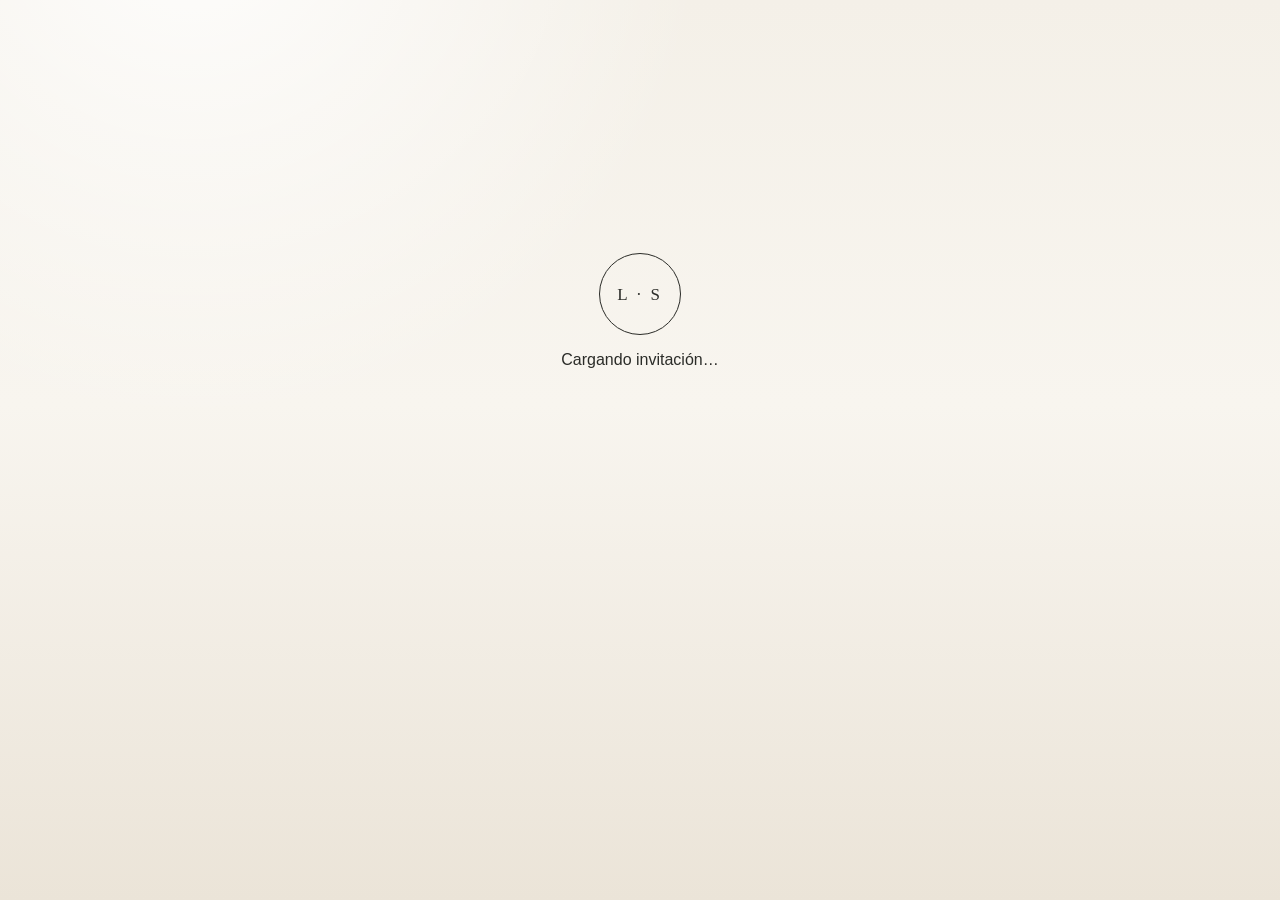
<file: Index.html>
<!doctype html>
<html lang="es">
<head>
  <meta charset="utf-8">
  <meta name="theme-color" content="#f4f0e8">
  <style>
    :root {
      --paper: #f4f0e8;
      --paper-2: #ebe4d8;
      --ink: #2b2c28;
      --muted: #716f67;
      --line: rgba(43,44,40,.18);
      --accent: #58624b;
      --accent-soft: #dfe3d6;
      --white: #fffdf9;
      --shadow: 0 18px 60px rgba(40, 36, 30, .10);
    }
    * { box-sizing: border-box; }
    html { scroll-behavior: smooth; }
    body {
      margin: 0;
      color: var(--ink);
      background:
        radial-gradient(circle at 15% -10%, rgba(255,255,255,.9), transparent 35%),
        linear-gradient(180deg, var(--paper) 0%, #f8f5ef 45%, var(--paper-2) 100%);
      font-family: ui-sans-serif, -apple-system, BlinkMacSystemFont, "Segoe UI", sans-serif;
      min-height: 100vh;
    }
    button, input, select, textarea { font: inherit; }
    .shell { width: min(100%, 760px); margin: 0 auto; overflow: hidden; }
    .hero {
      min-height: 92svh;
      padding: 30px 24px 48px;
      display: grid;
      align-content: space-between;
      text-align: center;
      position: relative;
      isolation: isolate;
    }
    .hero::before, .hero::after {
      content: "";
      position: absolute;
      width: 210px; height: 210px;
      border: 1px solid var(--line);
      border-radius: 50%;
      z-index: -1;
    }
    .hero::before { top: 70px; left: -125px; }
    .hero::after { right: -130px; bottom: 55px; }
    .monogram {
      margin: 8px auto 0;
      width: 82px; height: 82px;
      display: grid; place-items: center;
      border: 1px solid var(--ink);
      border-radius: 50%;
      font: 500 17px/1 Georgia, serif;
      letter-spacing: .16em;
    }
    .eyebrow { margin-top: 68px; font-size: 11px; letter-spacing: .3em; color: var(--muted); }
    h1 {
      margin: 18px 0 8px;
      font: 400 clamp(54px, 16vw, 92px)/.92 Georgia, "Times New Roman", serif;
      letter-spacing: -.045em;
    }
    .hero-date { margin-top: 22px; font-size: 12px; letter-spacing: .24em; }
    .hero-city { margin-top: 9px; color: var(--muted); font-size: 14px; }
    .scroll-hint { margin-top: 50px; font-size: 11px; letter-spacing: .18em; color: var(--muted); }
    .scroll-line { width: 1px; height: 48px; background: var(--line); margin: 16px auto 0; }

    section { padding: 72px 24px; }
    .intro { text-align: center; }
    .kicker { font-size: 10px; letter-spacing: .3em; color: var(--muted); text-transform: uppercase; }
    .guest-name {
      margin: 18px auto 10px;
      font: 400 clamp(34px, 10vw, 54px)/1.06 Georgia, serif;
    }
    .lead { margin: 18px auto 0; max-width: 540px; color: var(--muted); line-height: 1.8; font-size: 15px; }
    .seats-pill {
      display: inline-flex; gap: 8px; align-items: center;
      padding: 11px 16px; margin-top: 24px;
      border: 1px solid var(--line); border-radius: 999px;
      background: rgba(255,255,255,.35);
      font-size: 13px;
    }

    .countdown-wrap { padding-top: 0; }
    .countdown-card {
      background: var(--ink); color: var(--white); border-radius: 2px;
      padding: 34px 22px; box-shadow: var(--shadow);
    }
    .countdown-title { text-align: center; font: 400 27px/1.2 Georgia, serif; }
    .countdown { display: grid; grid-template-columns: repeat(4, 1fr); gap: 8px; margin-top: 28px; }
    .time { text-align: center; }
    .time strong { display: block; font: 400 clamp(24px, 8vw, 36px)/1 Georgia, serif; }
    .time span { display: block; margin-top: 8px; font-size: 9px; letter-spacing: .16em; color: rgba(255,255,255,.6); }

    .details { display: grid; gap: 18px; }
    .detail-card { border-top: 1px solid var(--line); padding: 28px 0 8px; }
    .detail-card h3 { margin: 8px 0 8px; font: 400 30px/1.15 Georgia, serif; }
    .detail-card p { margin: 6px 0; color: var(--muted); line-height: 1.7; }
    .link-btn {
      display: inline-flex; margin-top: 18px; padding: 12px 16px;
      text-decoration: none; color: var(--ink); border: 1px solid var(--ink);
      border-radius: 999px; font-size: 12px; letter-spacing: .08em;
    }

    .rsvp-section { padding-top: 34px; padding-bottom: 100px; }
    .rsvp-card {
      background: var(--white); box-shadow: var(--shadow);
      border: 1px solid rgba(43,44,40,.08); padding: 34px 22px;
    }
    .rsvp-card h2 { margin: 12px 0 8px; font: 400 42px/1 Georgia, serif; }
    .rsvp-card .sub { color: var(--muted); line-height: 1.6; }
    .choice-grid { display: grid; grid-template-columns: 1fr; gap: 10px; margin-top: 26px; }
    .choice {
      width: 100%; padding: 15px 16px; cursor: pointer;
      border: 1px solid var(--line); background: transparent; color: var(--ink);
      text-align: left; transition: .2s ease;
    }
    .choice.selected { border-color: var(--accent); background: var(--accent-soft); }
    .form-row { margin-top: 20px; }
    label { display: block; margin-bottom: 8px; font-size: 12px; letter-spacing: .08em; }
    select, textarea {
      width: 100%; border: 1px solid var(--line); background: #fff; color: var(--ink);
      padding: 14px 12px; border-radius: 0; outline: none;
    }
    textarea { min-height: 96px; resize: vertical; }
    .primary {
      width: 100%; margin-top: 22px; padding: 16px 20px; border: 0;
      background: var(--accent); color: white; cursor: pointer; letter-spacing: .08em;
    }
    .primary:disabled { opacity: .55; cursor: wait; }
    .status-note { margin-top: 16px; min-height: 22px; color: var(--muted); font-size: 13px; line-height: 1.5; }
    .existing {
      margin-top: 18px; padding: 14px; background: #f5f3ee; border-left: 3px solid var(--accent);
      color: var(--muted); font-size: 13px; line-height: 1.55;
    }
    .loading, .error { min-height: 70svh; display: grid; place-items: center; text-align: center; padding: 40px 24px; }
    .error h2 { font: 400 36px/1.1 Georgia, serif; }
    .hidden { display: none !important; }
    footer { padding: 0 24px 50px; text-align: center; color: var(--muted); font-size: 11px; letter-spacing: .12em; }
    @media (min-width: 680px) {
      section { padding-left: 56px; padding-right: 56px; }
      .hero { padding-left: 56px; padding-right: 56px; }
      .details { grid-template-columns: 1fr 1fr; gap: 40px; }
      .choice-grid { grid-template-columns: 1fr 1fr; }
      .rsvp-card { padding: 48px; }
    }
  </style>
</head>
<body>
  <div id="loading" class="loading"><div><div class="monogram">L · S</div><p>Cargando invitación…</p></div></div>
  <div id="error" class="error hidden"><div><div class="monogram">L · S</div><h2>No encontramos la invitación</h2><p id="errorMessage">Revisa que el enlace esté completo.</p></div></div>

  <main id="app" class="shell hidden">
    <header class="hero">
      <div><div id="monogram" class="monogram">L · S</div></div>
      <div>
        <div class="eyebrow">NOS CASAMOS</div>
        <h1 id="coupleNames">L & S</h1>
        <div id="weddingMonth" class="hero-date">ABRIL 2027</div>
        <div id="city" class="hero-city">Zacatecas, Zacatecas</div>
      </div>
      <div><div class="scroll-hint">DESCUBRE LA INVITACIÓN</div><div class="scroll-line"></div></div>
    </header>

    <section class="intro">
      <div class="kicker">Invitación personal</div>
      <h2 id="guestName" class="guest-name">Invitados</h2>
      <p class="lead">Hay momentos que se vuelven inolvidables cuando se comparten con las personas que queremos. Nos encantará celebrar este día con ustedes.</p>
      <div class="seats-pill">Hemos reservado <strong id="reservedSeats">0</strong> <span id="seatWord">lugares</span> para ustedes</div>
    </section>

    <section id="countdownSection" class="countdown-wrap hidden">
      <div class="countdown-card">
        <div class="countdown-title">Falta muy poco</div>
        <div class="countdown">
          <div class="time"><strong id="days">—</strong><span>DÍAS</span></div>
          <div class="time"><strong id="hours">—</strong><span>HORAS</span></div>
          <div class="time"><strong id="minutes">—</strong><span>MIN</span></div>
          <div class="time"><strong id="seconds">—</strong><span>SEG</span></div>
        </div>
      </div>
    </section>

    <section class="details">
      <article class="detail-card">
        <div class="kicker">CEREMONIA & RECEPCIÓN</div>
        <h3 id="venue">Lugar por definir</h3>
        <p id="venueCity">Zacatecas, Zacatecas</p>
        <p><span id="ceremonyTime">17:00</span> hrs</p>
        <a id="mapsBtn" class="link-btn hidden" href="#" target="_blank" rel="noopener">VER UBICACIÓN</a>
      </article>
      <article class="detail-card">
        <div class="kicker">CÓDIGO DE VESTIMENTA</div>
        <h3 id="dressCode">Formal</h3>
        <p>Queremos que disfruten la noche con nosotros. Vengan listos para celebrar, cenar y bailar.</p>
      </article>
    </section>

    <section class="rsvp-section">
      <div class="rsvp-card">
        <div class="kicker">RSVP</div>
        <h2>¿Nos acompañan?</h2>
        <p class="sub">Su respuesta se guardará automáticamente en nuestra lista de invitados.</p>
        <div id="existingResponse" class="existing hidden"></div>

        <div class="choice-grid">
          <button class="choice" data-status="CONFIRMADO">✓ Sí, confirmamos asistencia</button>
          <button class="choice" data-status="NO_ASISTE">No podremos asistir</button>
        </div>

        <div id="attendeesRow" class="form-row hidden">
          <label for="attendees">NÚMERO DE ASISTENTES</label>
          <select id="attendees"></select>
        </div>

        <div class="form-row">
          <label for="message">MENSAJE PARA LOS NOVIOS (OPCIONAL)</label>
          <textarea id="message" maxlength="500" placeholder="Escribe algo bonito…"></textarea>
        </div>

        <button id="submitBtn" class="primary" disabled>GUARDAR RESPUESTA</button>
        <div id="statusNote" class="status-note" aria-live="polite"></div>
      </div>
    </section>

    <footer>HECHO CON CARIÑO · <span id="footerNames">L & S</span></footer>
  </main>

  <script>
    const INVITE_ID = <?!= JSON.stringify(inviteId) ?>;
    let invitation = null;
    let selectedStatus = null;

    const $ = (id) => document.getElementById(id);

    function init() {
      google.script.run
        .withSuccessHandler(renderInvitation)
        .withFailureHandler(showFailure)
        .loadInvitation(INVITE_ID);
    }

    function renderInvitation(data) {
      if (!data || !data.ok) return showFailure(data && data.message ? data.message : 'Invitación no encontrada.');
      invitation = data;
      const { guest, config } = data;

      $('monogram').textContent = config.monogram;
      $('coupleNames').textContent = config.coupleNames;
      $('footerNames').textContent = config.coupleNames;
      $('weddingMonth').textContent = config.weddingMonth;
      $('city').textContent = config.city;
      $('guestName').textContent = guest.name;
      $('reservedSeats').textContent = guest.reservedSeats;
      $('seatWord').textContent = guest.reservedSeats === 1 ? 'lugar' : 'lugares';
      $('venue').textContent = config.venue;
      $('venueCity').textContent = config.city;
      $('ceremonyTime').textContent = config.ceremonyTime;
      $('dressCode').textContent = config.dressCode;

      if (config.mapsUrl) {
        $('mapsBtn').href = config.mapsUrl;
        $('mapsBtn').classList.remove('hidden');
      }

      fillAttendees(guest.reservedSeats, guest.attendees);
      if (guest.status === 'CONFIRMADO' || guest.status === 'NO_ASISTE') showExisting(guest);
      if (config.weddingDateISO) startCountdown(config.weddingDateISO);

      $('loading').classList.add('hidden');
      $('app').classList.remove('hidden');
    }

    function fillAttendees(max, current) {
      const select = $('attendees');
      select.innerHTML = '';
      for (let i = 1; i <= max; i++) {
        const opt = document.createElement('option');
        opt.value = String(i);
        opt.textContent = i === 1 ? '1 persona' : `${i} personas`;
        if (current === i) opt.selected = true;
        select.appendChild(opt);
      }
    }

    function showExisting(guest) {
      const text = guest.status === 'CONFIRMADO'
        ? `Respuesta actual: asistencia confirmada para ${guest.attendees} ${guest.attendees === 1 ? 'persona' : 'personas'}. Puedes modificarla si cambian sus planes.`
        : 'Respuesta actual: nos indicaron que no podrán asistir. Puedes modificarla si cambian sus planes.';
      $('existingResponse').textContent = text;
      $('existingResponse').classList.remove('hidden');
    }

    document.querySelectorAll('.choice').forEach(btn => {
      btn.addEventListener('click', () => {
        selectedStatus = btn.dataset.status;
        document.querySelectorAll('.choice').forEach(b => b.classList.toggle('selected', b === btn));
        $('attendeesRow').classList.toggle('hidden', selectedStatus !== 'CONFIRMADO');
        $('submitBtn').disabled = false;
        $('statusNote').textContent = '';
      });
    });

    $('submitBtn').addEventListener('click', () => {
      if (!invitation || !selectedStatus) return;
      const button = $('submitBtn');
      button.disabled = true;
      button.textContent = 'GUARDANDO…';
      $('statusNote').textContent = '';

      const payload = {
        id: invitation.guest.id,
        status: selectedStatus,
        attendees: selectedStatus === 'CONFIRMADO' ? Number($('attendees').value) : 0,
        message: $('message').value,
      };

      google.script.run
        .withSuccessHandler(result => {
          button.disabled = false;
          button.textContent = 'GUARDAR RESPUESTA';
          $('statusNote').textContent = result.message || 'Respuesta guardada.';
          if (result.guest) {
            invitation.guest = result.guest;
            showExisting(result.guest);
          }
        })
        .withFailureHandler(err => {
          button.disabled = false;
          button.textContent = 'GUARDAR RESPUESTA';
          $('statusNote').textContent = err && err.message ? err.message : 'No se pudo guardar. Intenta de nuevo.';
        })
        .saveRsvp(payload);
    });

    function startCountdown(iso) {
      const target = new Date(iso).getTime();
      if (!Number.isFinite(target)) return;
      $('countdownSection').classList.remove('hidden');

      const tick = () => {
        const diff = Math.max(0, target - Date.now());
        const totalSeconds = Math.floor(diff / 1000);
        $('days').textContent = Math.floor(totalSeconds / 86400);
        $('hours').textContent = String(Math.floor((totalSeconds % 86400) / 3600)).padStart(2, '0');
        $('minutes').textContent = String(Math.floor((totalSeconds % 3600) / 60)).padStart(2, '0');
        $('seconds').textContent = String(totalSeconds % 60).padStart(2, '0');
      };
      tick();
      setInterval(tick, 1000);
    }

    function showFailure(error) {
      $('loading').classList.add('hidden');
      $('app').classList.add('hidden');
      $('errorMessage').textContent = typeof error === 'string' ? error : (error && error.message ? error.message : 'Revisa que el enlace esté completo.');
      $('error').classList.remove('hidden');
    }

    init();
  </script>
</body>
</html>
</file>
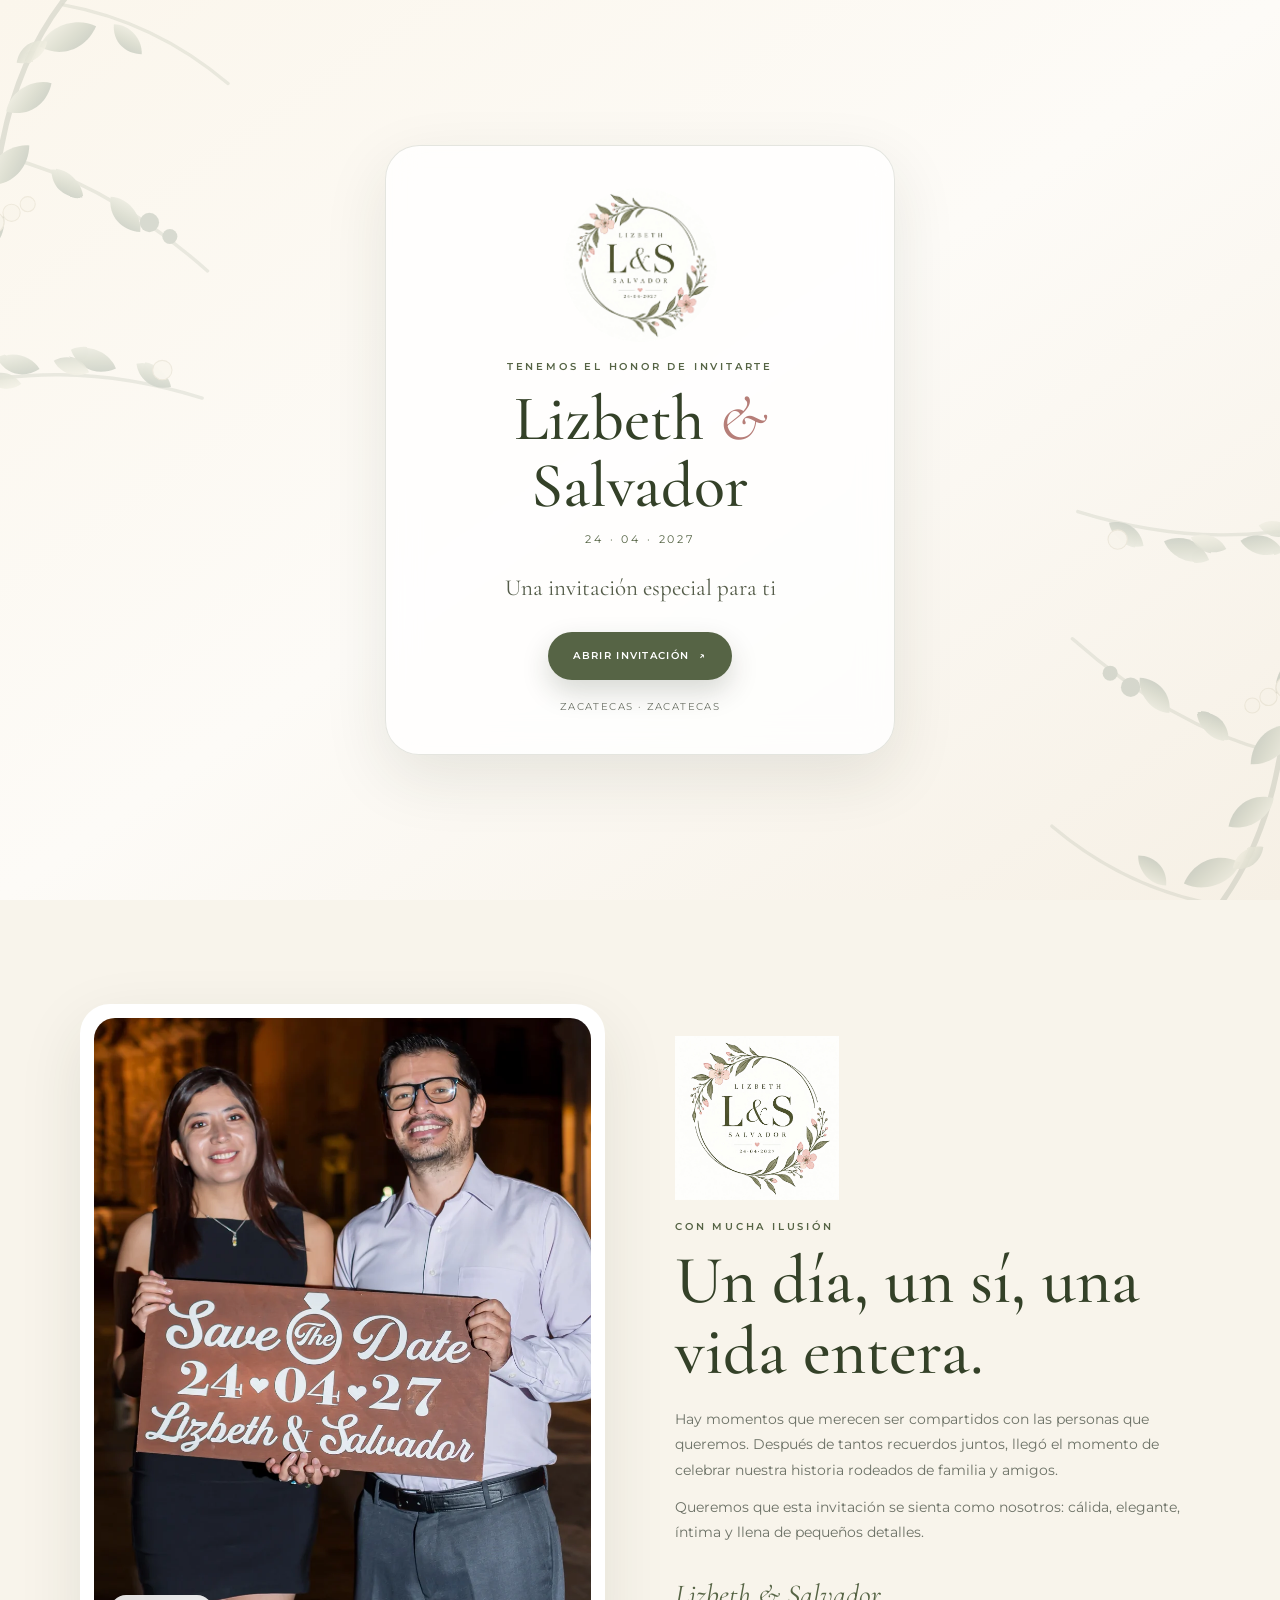
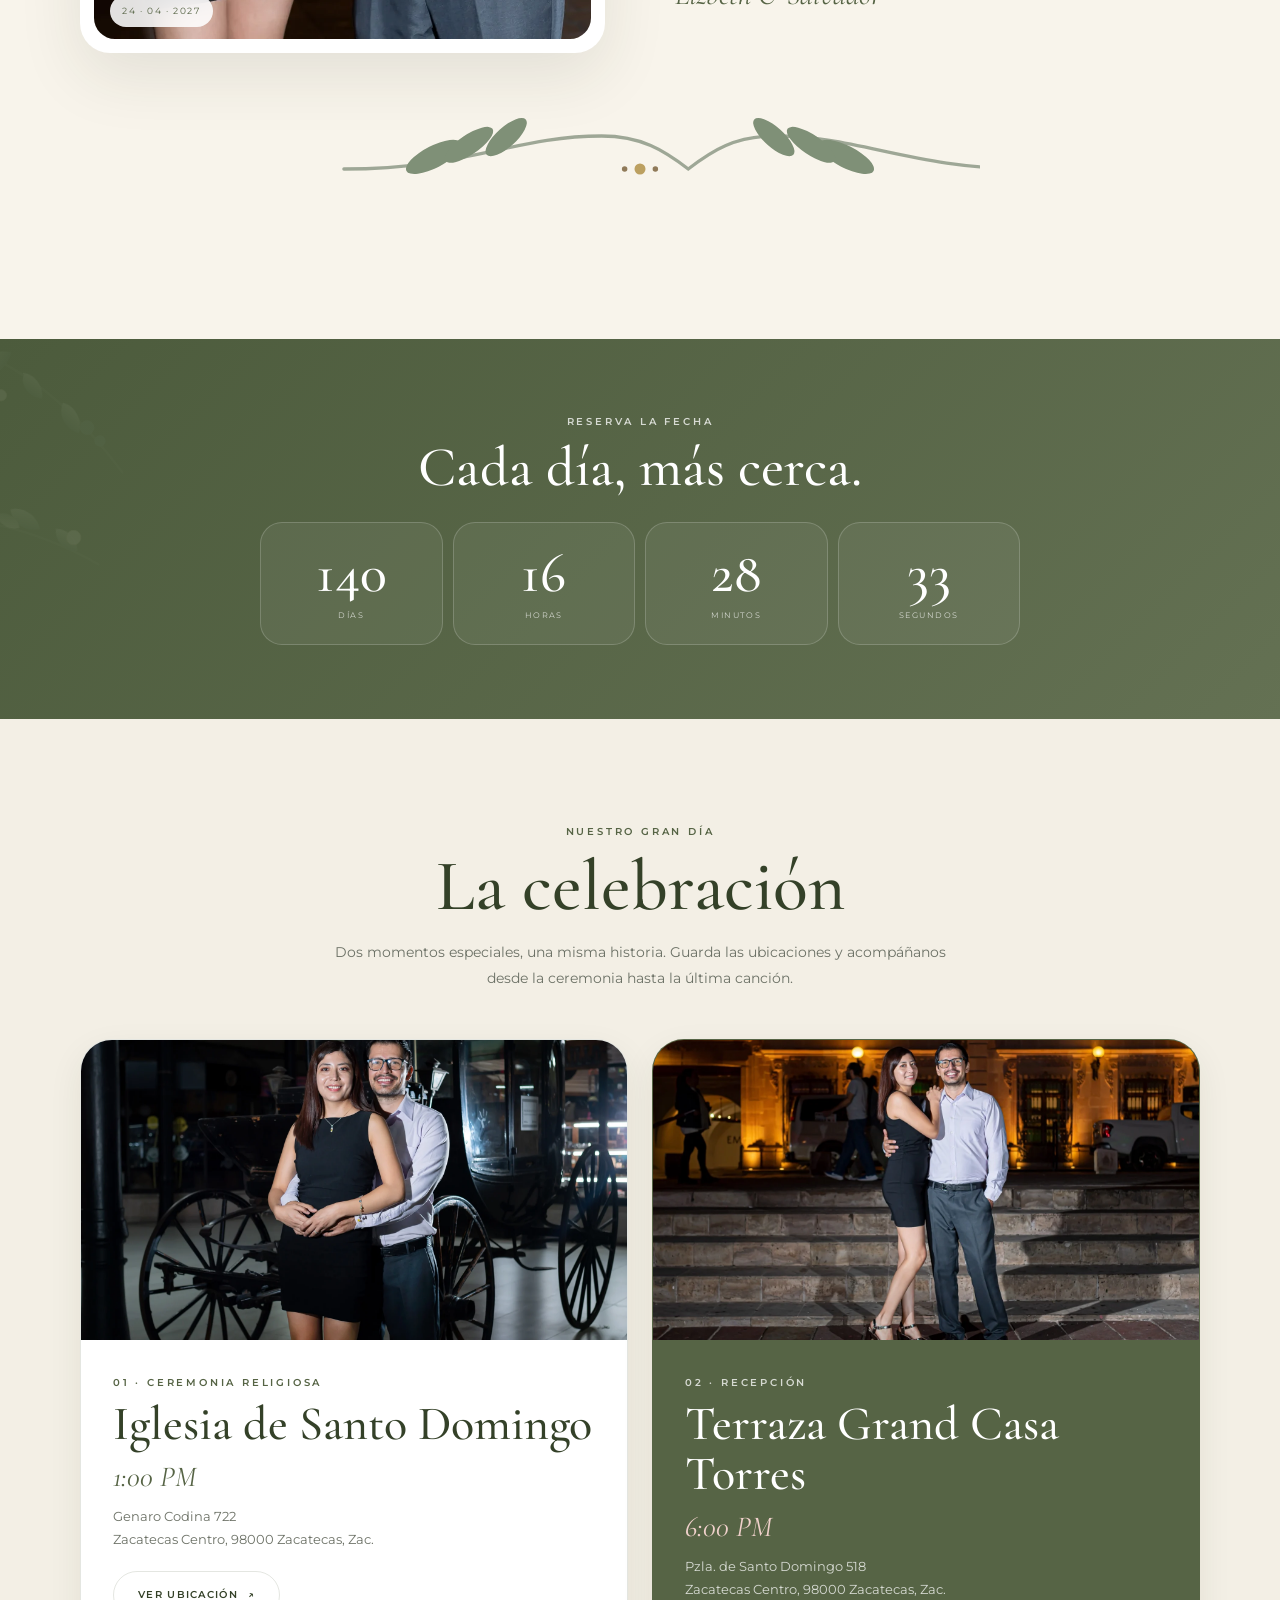
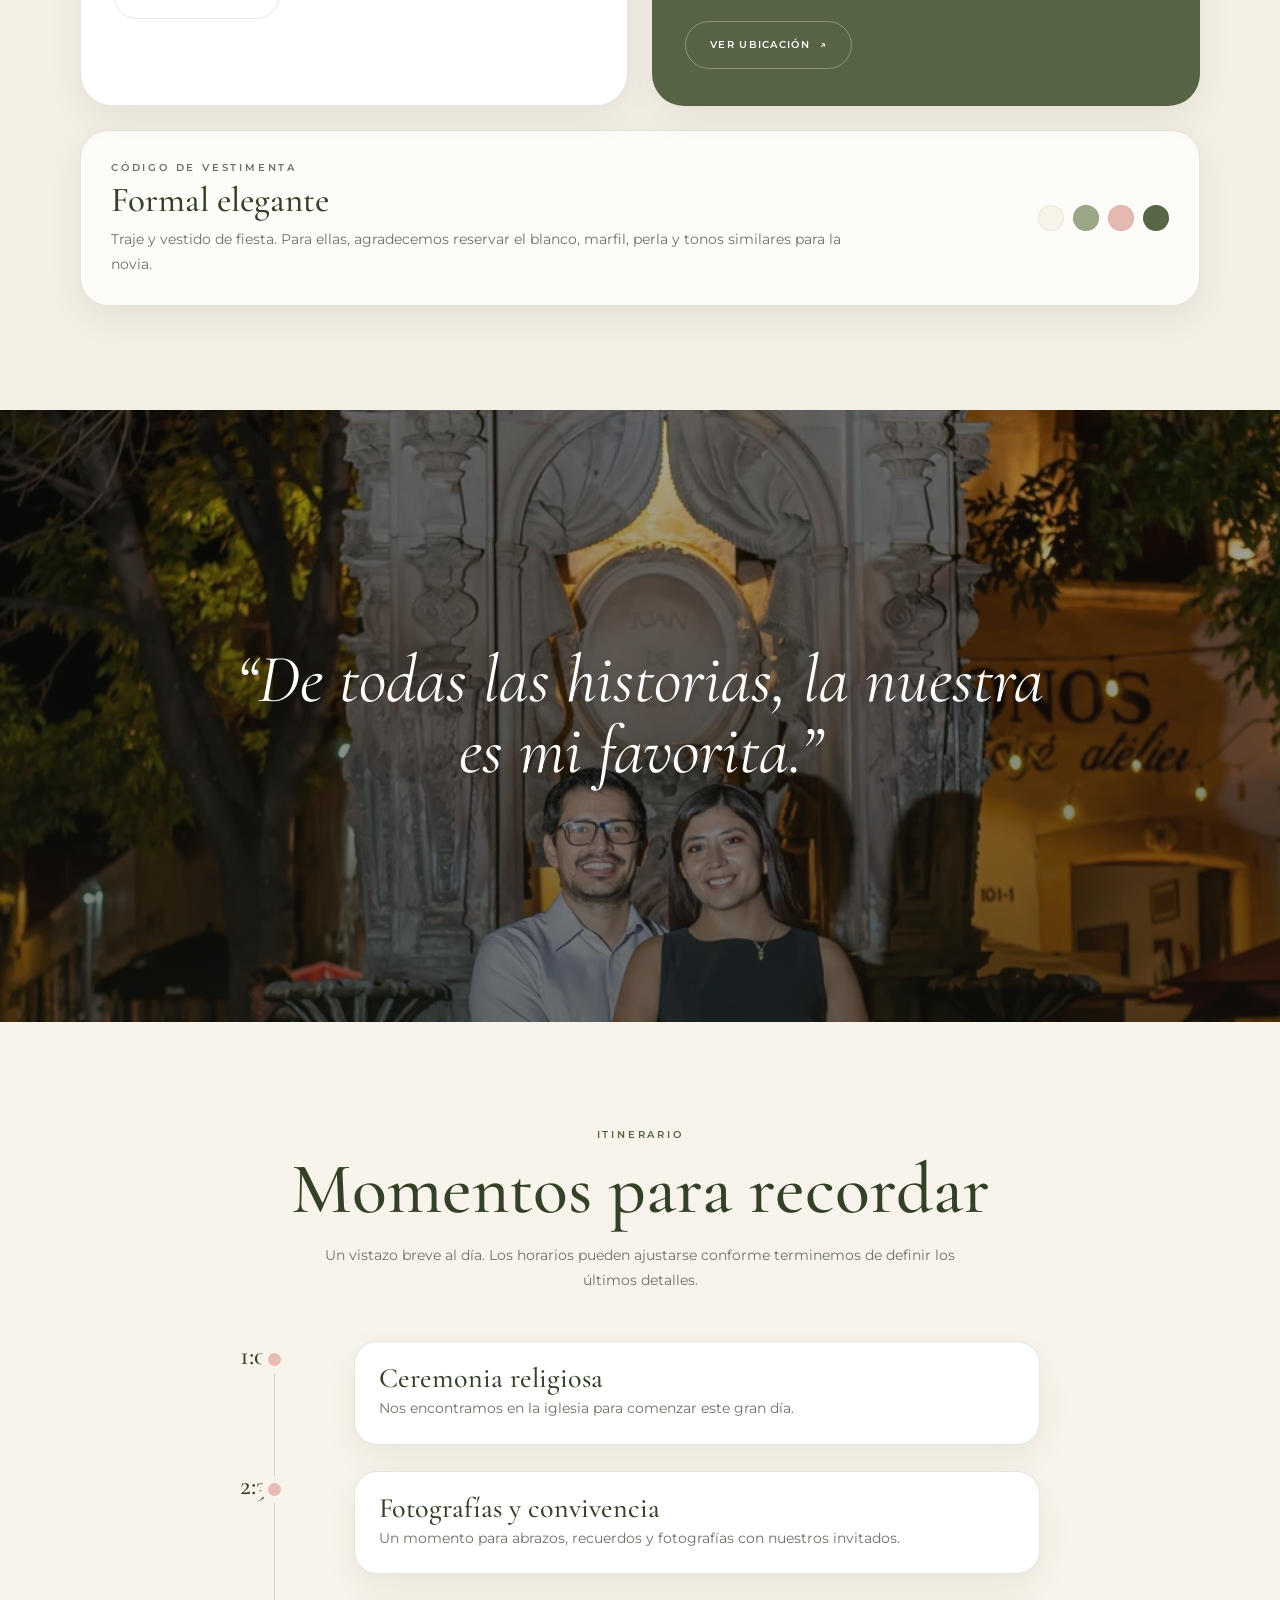
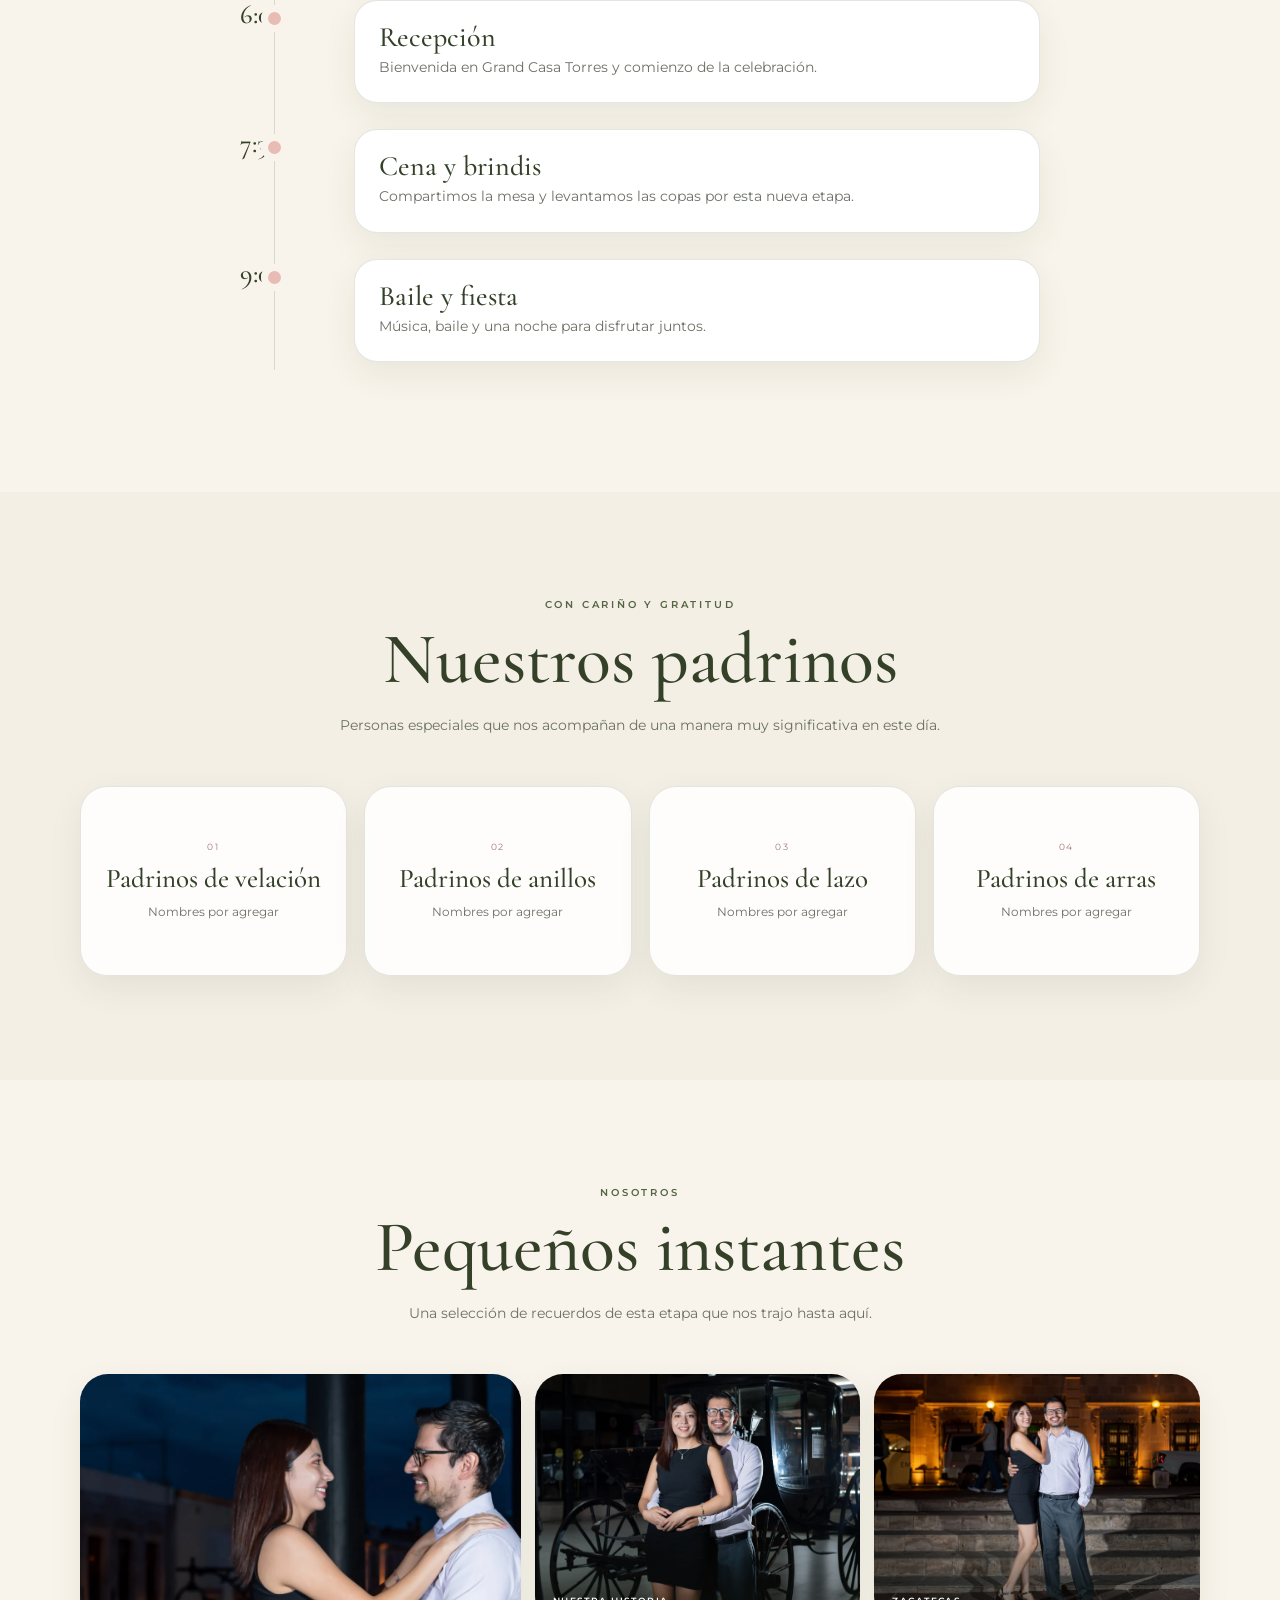
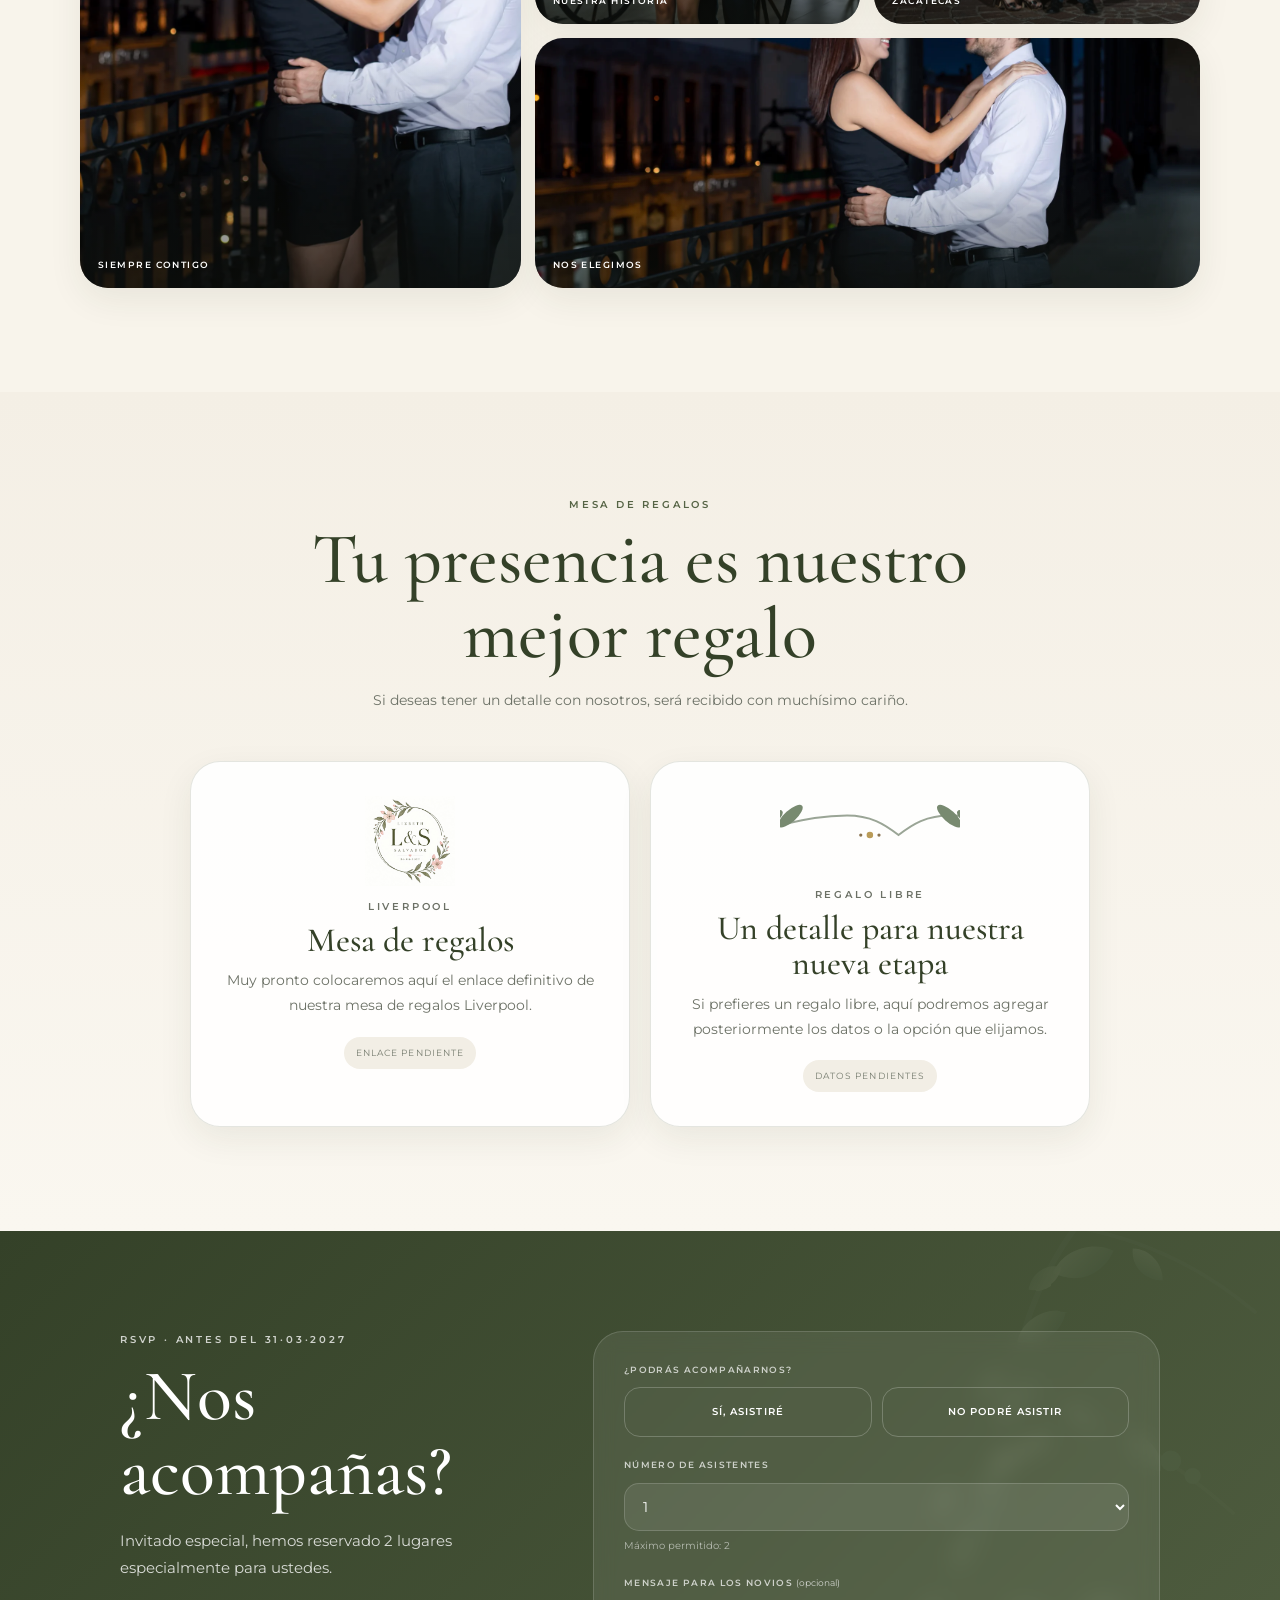
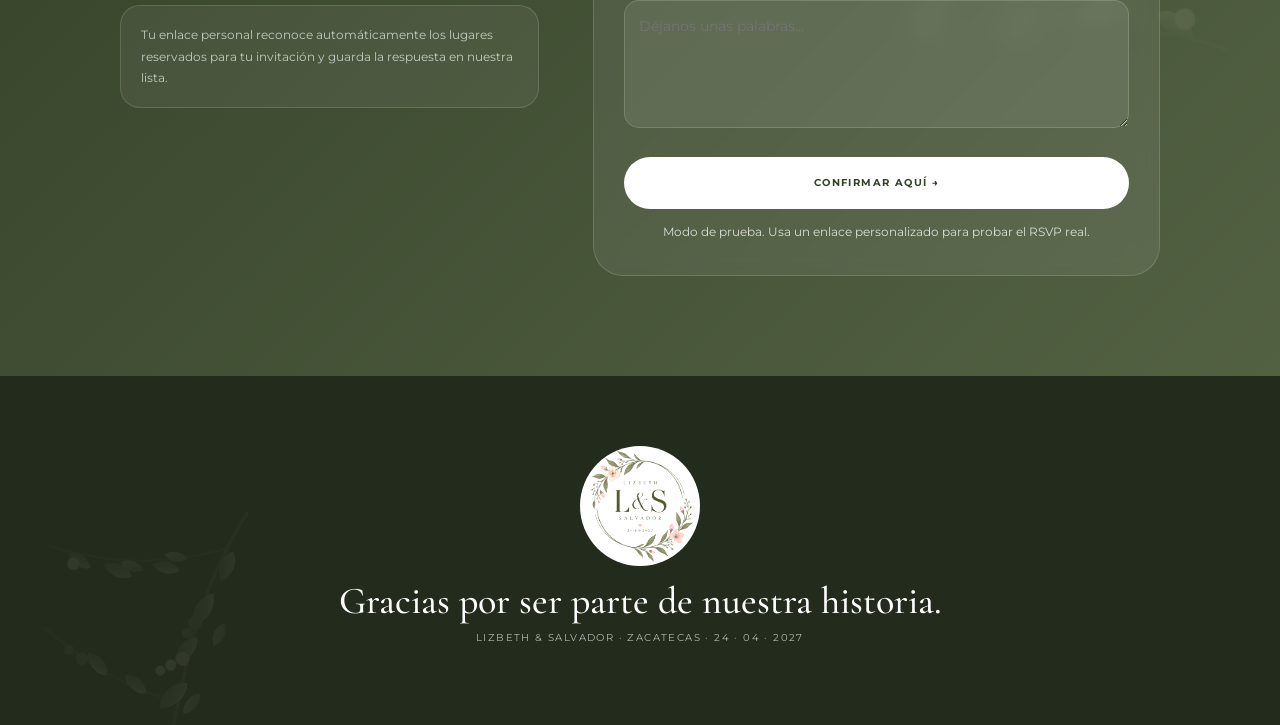
<file: index.html>
<!doctype html>
<html lang="es">
<head>
  <meta charset="utf-8" />
  <meta name="viewport" content="width=device-width, initial-scale=1, viewport-fit=cover" />
  <meta name="theme-color" content="#4f5f3f" />
  <meta name="description" content="Invitación de boda de Lizbeth y Salvador · 24 de abril de 2027 · Zacatecas" />
  <meta property="og:title" content="Lizbeth & Salvador · Nuestra boda" />
  <meta property="og:description" content="24 de abril de 2027 · Zacatecas" />
  <meta property="og:image" content="assets/final-hero.webp" />
  <title>Lizbeth & Salvador · 24·04·2027</title>
  <link rel="preconnect" href="https://fonts.googleapis.com">
  <link rel="preconnect" href="https://fonts.gstatic.com" crossorigin>
  <link href="https://fonts.googleapis.com/css2?family=Cormorant+Garamond:ital,wght@0,400;0,500;0,600;1,400;1,500&family=Montserrat:wght@300;400;500;600&display=swap" rel="stylesheet">
  <style>
:root{
  --ivory:#fdfbf7;
  --paper:#f8f4eb;
  --cream:#f3efe5;
  --olive:#566445;
  --olive-deep:#344128;
  --olive-soft:#8c9877;
  --blush:#e8bbb5;
  --ink:#30342d;
  --muted:#6c7166;
  --line:rgba(86,100,69,.16);
  --white:#fff;
  --shadow:0 22px 64px rgba(39,47,31,.10);
  --shadow-soft:0 12px 34px rgba(39,47,31,.075);
  --serif:'Cormorant Garamond',Georgia,serif;
  --sans:'Montserrat',Arial,sans-serif;
}
*{box-sizing:border-box}
html{scroll-behavior:smooth;scroll-padding-top:74px}
body{margin:0;background:var(--ivory);color:var(--ink);font:400 14px/1.8 var(--sans);overflow-x:hidden}
body.locked{overflow:hidden}
img{display:block;max-width:100%}
a{color:inherit;text-decoration:none}
button,input,select,textarea{font:inherit}
button{cursor:pointer}
h1,h2,h3,h4,p,figure,blockquote{margin:0}
h1,h2,h3,h4{font-family:var(--serif);font-weight:500;line-height:1.04}
.micro{font-size:10px;font-weight:600;letter-spacing:.28em;text-transform:uppercase;color:var(--olive)}
.micro--light{color:rgba(255,255,255,.76)}
.signature{font-family:var(--serif);font-size:29px;font-style:italic;color:var(--olive);margin-top:24px}
.section{padding:104px max(24px,6vw);position:relative}
.section--paper{background:var(--paper)}
.section--cream{background:var(--cream)}
.section-heading{max-width:720px;margin:0 auto 48px;text-align:center}
.section-heading h3{font-size:clamp(45px,6.2vw,72px);color:var(--olive-deep);margin:8px 0 16px}
.section-heading>p:last-child{color:var(--muted);max-width:640px;margin:auto}
.button{display:inline-flex;align-items:center;justify-content:center;gap:10px;min-height:48px;padding:12px 24px;border-radius:999px;border:1px solid transparent;font-size:10px;font-weight:600;letter-spacing:.13em;text-transform:uppercase;transition:.25s ease}
.button--primary{background:var(--olive);color:white;box-shadow:0 12px 28px rgba(36,49,28,.18)}
.button--primary:hover{background:var(--olive-deep);transform:translateY(-2px)}
.button--glass{color:white;border-color:rgba(255,255,255,.36);background:rgba(255,255,255,.10);backdrop-filter:blur(12px)}
.button--glass:hover{background:rgba(255,255,255,.18)}
.button--line{color:var(--olive-deep);border-color:var(--line);background:transparent}
.button--line:hover{background:rgba(86,100,69,.07)}
.button--line-light{color:white;border-color:rgba(255,255,255,.30)}
.button--line-light:hover{background:rgba(255,255,255,.10)}

/* Apertura personalizada */
.cover{position:fixed;inset:0;z-index:100;display:grid;place-items:center;background:linear-gradient(145deg,#fbf6ec,#fdfbf7 50%,#f6f0e5);padding:22px;overflow:hidden;transition:opacity .65s ease,visibility .65s ease}
.cover.is-opening .cover__card{transform:translateY(-8px) scale(.985);opacity:.25}
.cover.is-open{opacity:0;visibility:hidden;pointer-events:none}
.cover__floral{position:absolute;width:min(560px,70vw);opacity:.26;pointer-events:none}
.cover__floral--top{top:-160px;left:-150px}
.cover__floral--bottom{bottom:-170px;right:-150px;transform:rotate(180deg)}
.cover__card{position:relative;z-index:2;width:min(510px,94vw);padding:42px 36px 38px;text-align:center;background:rgba(255,255,255,.80);border:1px solid rgba(86,100,69,.16);border-radius:34px;box-shadow:var(--shadow);backdrop-filter:blur(16px);transition:.6s ease}
.cover__logo{width:154px;margin:0 auto 16px;border-radius:50%}
.cover h1{font-size:clamp(44px,10vw,64px);color:var(--olive-deep);margin:10px 0 4px}
.cover h1 em{font-weight:400;color:#b67e78}
.cover__date{font-size:11px;letter-spacing:.26em;color:var(--olive);margin:11px 0 18px}
.cover__guest{font-family:var(--serif);font-size:23px;color:#545c49;margin:0 0 22px}
.cover small{display:block;color:var(--muted);font-size:10px;letter-spacing:.14em;text-transform:uppercase;margin-top:18px}

/* Navegación */
.site-nav{position:sticky;top:0;z-index:40;height:74px;padding:0 max(20px,4vw);display:flex;align-items:center;justify-content:space-between;gap:20px;background:rgba(253,251,247,.86);backdrop-filter:blur(18px);border-bottom:1px solid rgba(86,100,69,.10)}
.site-nav__brand{display:flex;align-items:center;gap:10px;color:var(--olive-deep);font:500 28px/1 var(--serif)}
.site-nav__brand img{width:42px;height:42px;border-radius:50%;box-shadow:var(--shadow-soft)}
.site-nav__brand em{font-style:italic;color:#b67e78}
.site-nav nav{display:flex;align-items:center;gap:24px}
.site-nav nav a{font-size:9px;font-weight:600;letter-spacing:.12em;text-transform:uppercase;color:#58614e}
.site-nav__rsvp{padding:10px 16px;border:1px solid var(--line);border-radius:999px}

/* Hero */
.hero{position:relative;min-height:calc(100svh - 74px);display:flex;align-items:flex-end;overflow:hidden;background:#12150f}
.hero__photo{position:absolute;inset:0;width:100%;height:100%;object-fit:cover;object-position:center 35%;filter:saturate(.94) contrast(1.02)}
.hero__veil{position:absolute;inset:0;background:linear-gradient(180deg,rgba(8,10,7,.20) 0%,rgba(8,10,7,.22) 30%,rgba(8,10,7,.74) 100%)}
.hero__copy{position:relative;z-index:2;width:min(1180px,100%);padding:84px max(24px,6vw) 72px;color:white}
.hero h2{font-size:clamp(66px,11vw,130px);letter-spacing:-.035em;line-height:.82;color:white;max-width:900px;margin:14px 0 18px;text-shadow:0 10px 34px rgba(0,0,0,.16)}
.hero h2 span{font-style:italic;color:#f3d2cc;font-weight:400}
.hero__date{font-size:11px;letter-spacing:.25em;text-transform:uppercase}
.hero__intro{max-width:580px;color:rgba(255,255,255,.82);margin:16px 0 28px;font-size:14px}
.hero__signature{position:absolute;right:max(20px,4vw);bottom:36px;z-index:2;color:rgba(255,255,255,.28);font:italic 42px/1 var(--serif);letter-spacing:.05em}

/* Bienvenida */
.intro__grid{width:min(1120px,100%);margin:auto;display:grid;grid-template-columns:1fr 1fr;gap:70px;align-items:center}
.intro__photo-wrap{position:relative;padding:14px;background:white;border-radius:30px;box-shadow:var(--shadow)}
.intro__photo{width:100%;aspect-ratio:4/5;object-fit:cover;object-position:center 39%;border-radius:21px}
.intro__caption{position:absolute;left:30px;bottom:26px;padding:8px 12px;border-radius:999px;background:rgba(255,255,255,.88);color:var(--olive);font-size:9px;letter-spacing:.18em;backdrop-filter:blur(10px)}
.intro__logo{width:164px;margin-bottom:18px}
.intro__copy h3{font-size:clamp(47px,5.8vw,68px);color:var(--olive-deep);margin:10px 0 20px}
.intro__copy>p:not(.micro):not(.signature){color:var(--muted);margin-top:12px}
.floral-divider{width:min(680px,96vw);margin:50px auto 0;opacity:.94}

/* Countdown */
.countdown-section{padding:74px max(24px,6vw);background:linear-gradient(135deg,#4c5b3c,#647153);color:white;text-align:center;position:relative;overflow:hidden}
.countdown-section::before{content:"";position:absolute;inset:-200px auto auto -170px;width:500px;height:500px;background:url('assets/final-floral-corners.svg') center/contain no-repeat;opacity:.07;transform:rotate(12deg)}
.countdown-section__copy{position:relative;z-index:1}
.countdown-section h3{font-size:clamp(38px,5vw,56px);color:white;margin:7px 0 26px}
.countdown{position:relative;z-index:1;width:min(760px,100%);margin:auto;display:grid;grid-template-columns:repeat(4,1fr);gap:10px}
.countdown>div{padding:22px 8px;border:1px solid rgba(255,255,255,.18);border-radius:22px;background:rgba(255,255,255,.06)}
.countdown strong{display:block;font:500 clamp(36px,6vw,56px)/1 var(--serif)}
.countdown span{display:block;margin-top:7px;font-size:8px;letter-spacing:.18em;text-transform:uppercase;color:rgba(255,255,255,.72)}

/* Lugares */
.event-grid{width:min(1120px,100%);margin:auto;display:grid;grid-template-columns:1fr 1fr;gap:24px}
.event-card{overflow:hidden;border-radius:32px;background:white;border:1px solid var(--line);box-shadow:var(--shadow-soft)}
.event-card--olive{background:var(--olive);color:white}
.event-card__image{height:300px;overflow:hidden}
.event-card__image img{width:100%;height:100%;object-fit:cover;transition:transform .6s ease}
.event-card:hover .event-card__image img{transform:scale(1.035)}
.event-card__body{padding:34px 32px 36px}
.event-card h4{font-size:clamp(35px,4.3vw,48px);color:var(--olive-deep);margin:8px 0 10px}
.event-card--olive h4{color:white}
.event-card__time{font:italic 29px/1 var(--serif);color:var(--olive);margin:12px 0 14px}
.event-card--olive .event-card__time{color:#f0d1cb}
.event-card__address{color:var(--muted);margin-bottom:20px;font-size:13px}
.event-card--olive .event-card__address{color:rgba(255,255,255,.76)}
.dress-card{width:min(1120px,100%);margin:24px auto 0;padding:28px 30px;border-radius:28px;background:rgba(255,255,255,.78);border:1px solid var(--line);display:flex;align-items:center;justify-content:space-between;gap:30px;box-shadow:var(--shadow-soft)}
.dress-card h4{font-size:35px;color:var(--olive-deep);margin:5px 0 8px}
.dress-card p{color:var(--muted);max-width:760px}
.palette{display:flex;gap:9px;flex:0 0 auto}
.palette i{width:26px;height:26px;border-radius:50%;border:1px solid rgba(0,0,0,.06)}
.palette i:nth-child(1){background:#f8f3e8}.palette i:nth-child(2){background:#9ca78a}.palette i:nth-child(3){background:#e5b9b2}.palette i:nth-child(4){background:#596746}

/* Foto cita */
.quote-photo{position:relative;min-height:68vh;display:grid;place-items:center;overflow:hidden}
.quote-photo img{position:absolute;inset:0;width:100%;height:100%;object-fit:cover;object-position:center 38%}
.quote-photo__veil{position:absolute;inset:0;background:linear-gradient(180deg,rgba(18,22,15,.35),rgba(18,22,15,.60))}
.quote-photo blockquote{position:relative;z-index:1;max-width:900px;padding:28px;text-align:center;color:white;font:italic 400 clamp(39px,6vw,68px)/1.04 var(--serif);text-shadow:0 8px 28px rgba(0,0,0,.18)}

/* Itinerario */
.timeline{width:min(800px,100%);margin:auto;position:relative}
.timeline::before{content:"";position:absolute;left:34px;top:14px;bottom:18px;width:1px;background:rgba(86,100,69,.20)}
.timeline__item{position:relative;display:grid;grid-template-columns:90px 1fr;gap:24px;padding:0 0 26px}
.timeline__item::before{content:"";position:absolute;left:28px;top:12px;width:13px;height:13px;border-radius:50%;background:var(--blush);box-shadow:0 0 0 7px var(--paper)}
.timeline__item time{font:500 27px/1.1 var(--serif);color:var(--olive-deep)}
.timeline__item>div{padding:22px 24px;background:white;border:1px solid var(--line);border-radius:23px;box-shadow:var(--shadow-soft)}
.timeline__item h4{font-size:28px;color:var(--olive-deep);margin-bottom:3px}
.timeline__item p{color:var(--muted)}

/* Padrinos */
.padrinos-grid{width:min(1120px,100%);margin:auto;display:grid;grid-template-columns:repeat(4,1fr);gap:17px}
.padrinos-grid article{min-height:190px;padding:28px 22px;display:flex;flex-direction:column;justify-content:center;text-align:center;background:rgba(255,255,255,.86);border:1px solid var(--line);border-radius:27px;box-shadow:var(--shadow-soft)}
.padrinos-grid span{font-size:9px;letter-spacing:.2em;color:#a57b76}
.padrinos-grid h4{font-size:27px;color:var(--olive-deep);margin:9px 0 8px}
.padrinos-grid p{color:var(--muted);font-size:12px}

/* Galería */
.gallery__grid{width:min(1120px,100%);margin:auto;display:grid;grid-template-columns:1.15fr .85fr .85fr;grid-auto-rows:250px;gap:14px}
.gallery figure{position:relative;overflow:hidden;border-radius:28px;box-shadow:var(--shadow-soft)}
.gallery figure img{width:100%;height:100%;object-fit:cover;transition:transform .55s ease,filter .55s ease}
.gallery figure::after{content:"";position:absolute;inset:0;background:linear-gradient(180deg,transparent 55%,rgba(17,20,14,.55));pointer-events:none}
.gallery figure:hover img{transform:scale(1.04);filter:saturate(1.04)}
.gallery__feature{grid-row:span 2}
.gallery__wide{grid-column:span 2}
.gallery figcaption{position:absolute;left:18px;bottom:15px;z-index:1;color:white;font-size:9px;font-weight:600;letter-spacing:.16em;text-transform:uppercase}

/* Regalos */
.gifts{background:linear-gradient(180deg,#f4efe5,#faf7f0)}
.gifts__grid{width:min(900px,100%);margin:auto;display:grid;grid-template-columns:1fr 1fr;gap:20px}
.gift-card{padding:34px 28px;text-align:center;background:rgba(255,255,255,.88);border:1px solid var(--line);border-radius:30px;box-shadow:var(--shadow-soft)}
.gift-card>img{height:90px;width:auto;max-width:180px;object-fit:contain;margin:0 auto 12px}
.gift-card:nth-child(2)>img{width:190px;height:78px;object-fit:cover;object-position:center 46%}
.gift-card h4{font-size:34px;color:var(--olive-deep);margin:7px 0 10px}
.gift-card p{color:var(--muted)}
.gift-card__status{display:inline-block;margin-top:18px;padding:8px 12px;border-radius:999px;background:#f2eee5;color:#777d70;font-size:9px;letter-spacing:.12em;text-transform:uppercase}

/* RSVP conectado */
.rsvp{position:relative;padding:100px max(24px,6vw);overflow:hidden;background:linear-gradient(135deg,#344128,#536143);color:white}
.rsvp__floral{position:absolute;right:-170px;top:-180px;width:600px;opacity:.08;pointer-events:none}
.rsvp__grid{position:relative;z-index:1;width:min(1040px,100%);margin:auto;display:grid;grid-template-columns:.85fr 1.15fr;gap:54px;align-items:start}
.rsvp__copy h3{font-size:clamp(49px,6vw,72px);color:white;margin:10px 0 18px}
.rsvp__copy>p:not(.micro){color:rgba(255,255,255,.80);font-size:15px}
.rsvp__note{margin-top:24px;padding:18px 20px;border-radius:20px;border:1px solid rgba(255,255,255,.14);background:rgba(255,255,255,.06);color:rgba(255,255,255,.68);font-size:12px}
.rsvp-form{padding:30px;border-radius:30px;border:1px solid rgba(255,255,255,.15);background:rgba(255,255,255,.075);backdrop-filter:blur(10px)}
.field{margin-bottom:20px}
.field>label{display:block;margin-bottom:9px;font-size:9px;font-weight:600;letter-spacing:.15em;text-transform:uppercase;color:rgba(255,255,255,.72)}
.field>label span{font-weight:400;text-transform:none;letter-spacing:0}
.choice-grid{display:grid;grid-template-columns:1fr 1fr;gap:10px}
.choice{position:relative}
.choice input{position:absolute;opacity:0;pointer-events:none}
.choice span{display:flex;align-items:center;justify-content:center;min-height:50px;padding:10px 14px;border-radius:16px;border:1px solid rgba(255,255,255,.22);color:white;font-size:10px;font-weight:600;letter-spacing:.11em;text-transform:uppercase;transition:.2s ease}
.choice input:checked+span,.choice span:hover{background:white;color:var(--olive-deep);border-color:white}
#attendees,#message{width:100%;padding:13px 14px;border-radius:15px;border:1px solid rgba(255,255,255,.16);background:rgba(255,255,255,.08);color:white;outline:none}
#attendees option{color:#222}
#message{resize:vertical;min-height:96px}
#spotsHelp{display:block;margin-top:6px;color:rgba(255,255,255,.58);font-size:10px}
.submit-button{width:100%;min-height:52px;border:0;border-radius:999px;background:white;color:var(--olive-deep);font-size:10px;font-weight:700;letter-spacing:.14em;text-transform:uppercase;transition:.2s ease}
.submit-button:hover{transform:translateY(-1px);box-shadow:0 10px 24px rgba(0,0,0,.14)}
.submit-button:disabled{opacity:.58;cursor:wait}
.form-message{min-height:24px;margin-top:12px;color:rgba(255,255,255,.78);font-size:12px;text-align:center}

/* Footer */
.footer{position:relative;padding:70px 24px 78px;text-align:center;background:#232b1c;color:white;overflow:hidden}
.footer::before{content:"";position:absolute;left:-120px;bottom:-180px;width:430px;height:430px;background:url('assets/final-floral-corners.svg') center/contain no-repeat;opacity:.07;transform:rotate(180deg)}
.footer img{width:120px;margin:0 auto 16px;border-radius:50%;filter:brightness(1.08)}
.footer h3{font-size:38px;color:white;margin-bottom:8px}
.footer p{color:rgba(255,255,255,.66);font-size:10px;letter-spacing:.14em;text-transform:uppercase}

/* Entrada al hacer scroll */
.reveal{opacity:0;transform:translateY(24px);transition:opacity .75s ease,transform .75s ease}
.reveal.visible{opacity:1;transform:none}

@media(max-width:980px){
  .site-nav nav a:not(.site-nav__rsvp){display:none}
  .intro__grid,.rsvp__grid{grid-template-columns:1fr;gap:42px}
  .intro__copy{text-align:center}
  .intro__logo{margin:0 auto 18px}
  .event-grid{grid-template-columns:1fr}
  .padrinos-grid{grid-template-columns:1fr 1fr}
  .gallery__grid{grid-template-columns:1fr 1fr;grid-auto-rows:230px}
  .gallery__feature{grid-row:span 2}
  .gallery__wide{grid-column:span 1}
}
@media(max-width:680px){
  html{scroll-padding-top:66px}
  .site-nav{height:66px}
  .site-nav__brand img{width:38px;height:38px}
  .site-nav__brand{font-size:25px}
  .hero{min-height:calc(92svh - 66px)}
  .hero__photo{object-position:59% center}
  .hero__copy{padding:64px 22px 48px}
  .hero h2{font-size:61px}
  .hero__signature{display:none}
  .section{padding:72px 20px}
  .section-heading{margin-bottom:38px}
  .section-heading h3{font-size:47px}
  .intro__photo-wrap{padding:9px;border-radius:24px}
  .intro__photo{border-radius:17px}
  .floral-divider{margin-top:36px}
  .countdown-section{padding:58px 16px}
  .countdown{grid-template-columns:repeat(2,1fr)}
  .event-card__image{height:230px}
  .event-card__body{padding:28px 24px 30px}
  .dress-card{display:block;padding:24px}
  .palette{margin-top:18px}
  .quote-photo{min-height:56vh}
  .timeline::before{left:20px}
  .timeline__item{grid-template-columns:64px 1fr;gap:10px}
  .timeline__item::before{left:14px}
  .timeline__item>div{padding:18px}
  .padrinos-grid,.gifts__grid,.choice-grid,.gallery__grid{grid-template-columns:1fr}
  .gallery__grid{grid-auto-rows:310px}
  .gallery__feature,.gallery__wide{grid-row:auto;grid-column:auto}
  .rsvp{padding:76px 20px}
  .rsvp-form{padding:24px 18px}
  .cover__card{padding:32px 22px 30px}
  .cover__logo{width:132px}
  .cover__floral{width:480px}
}
@media(prefers-reduced-motion:reduce){
  html{scroll-behavior:auto}
  *,*:before,*:after{animation:none!important;transition:none!important}
  .reveal{opacity:1;transform:none}
}

  </style>
</head>
<body class="locked">
  <section id="cover" class="cover" aria-label="Abrir invitación">
    <img class="cover__floral cover__floral--top" src="assets/final-floral-corners.svg" alt="" aria-hidden="true" />
    <img class="cover__floral cover__floral--bottom" src="assets/final-floral-corners.svg" alt="" aria-hidden="true" />
    <div class="cover__card">
      <img class="cover__logo" src="assets/final-logo.webp" alt="Monograma de Lizbeth y Salvador" />
      <p class="micro">TENEMOS EL HONOR DE INVITARTE</p>
      <h1>Lizbeth <em>&</em> Salvador</h1>
      <p class="cover__date">24 · 04 · 2027</p>
      <p id="gateGuest" class="cover__guest">Una invitación especial para ti</p>
      <button id="openInviteButton" class="button button--primary" type="button">Abrir invitación <span>↗</span></button>
      <small>Zacatecas · Zacatecas</small>
    </div>
  </section>

  <header class="site-nav">
    <a class="site-nav__brand" href="#inicio" aria-label="Ir al inicio">
      <img src="assets/final-logo.webp" alt="" aria-hidden="true" />
      <span>L<em>&</em>S</span>
    </a>
    <nav aria-label="Navegación de la invitación">
      <a href="#detalles">Celebración</a>
      <a href="#itinerario">Itinerario</a>
      <a href="#padrinos">Padrinos</a>
      <a href="#regalos">Regalos</a>
      <a class="site-nav__rsvp" href="#rsvp">Confirmar</a>
    </nav>
  </header>

  <main id="inicio" class="invitation-shell">
    <section class="hero reveal">
      <img class="hero__photo" src="assets/final-hero.webp" alt="Lizbeth y Salvador abrazados en un balcón de noche" fetchpriority="high" />
      <div class="hero__veil"></div>
      <div class="hero__copy">
        <p class="micro micro--light">NUESTRA BODA · ZACATECAS</p>
        <h2>Lizbeth <span>&</span> Salvador</h2>
        <p class="hero__date">SÁBADO · 24 · ABRIL · 2027</p>
        <p class="hero__intro">Con enorme alegría queremos compartir contigo el comienzo de nuestra nueva etapa.</p>
        <a class="button button--glass" href="#bienvenida">Descubrir la invitación <span>↓</span></a>
      </div>
      <div class="hero__signature">L & S</div>
    </section>

    <section id="bienvenida" class="section section--paper intro reveal">
      <div class="intro__grid">
        <div class="intro__photo-wrap">
          <img class="intro__photo" src="assets/final-save-date.webp" alt="Lizbeth y Salvador sosteniendo un letrero Save the Date" loading="lazy" />
          <span class="intro__caption">24 · 04 · 2027</span>
        </div>
        <div class="intro__copy">
          <img class="intro__logo" src="assets/final-logo.webp" alt="Monograma L y S" loading="lazy" />
          <p class="micro">CON MUCHA ILUSIÓN</p>
          <h3>Un día, un sí, una vida entera.</h3>
          <p>Hay momentos que merecen ser compartidos con las personas que queremos. Después de tantos recuerdos juntos, llegó el momento de celebrar nuestra historia rodeados de familia y amigos.</p>
          <p>Queremos que esta invitación se sienta como nosotros: cálida, elegante, íntima y llena de pequeños detalles.</p>
          <p class="signature">Lizbeth & Salvador</p>
        </div>
      </div>
      <img class="floral-divider" src="assets/final-floral-divider.svg" alt="Decoración floral con las iniciales L y S" loading="lazy" />
    </section>

    <section class="countdown-section reveal" aria-label="Cuenta regresiva">
      <div class="countdown-section__copy">
        <p class="micro micro--light">RESERVA LA FECHA</p>
        <h3>Cada día, más cerca.</h3>
      </div>
      <div class="countdown" aria-live="polite">
        <div><strong id="days">--</strong><span>DÍAS</span></div>
        <div><strong id="hours">--</strong><span>HORAS</span></div>
        <div><strong id="minutes">--</strong><span>MINUTOS</span></div>
        <div><strong id="seconds">--</strong><span>SEGUNDOS</span></div>
      </div>
    </section>

    <section id="detalles" class="section section--cream reveal">
      <div class="section-heading">
        <p class="micro">NUESTRO GRAN DÍA</p>
        <h3>La celebración</h3>
        <p>Dos momentos especiales, una misma historia. Guarda las ubicaciones y acompáñanos desde la ceremonia hasta la última canción.</p>
      </div>

      <div class="event-grid">
        <article class="event-card">
          <div class="event-card__image"><img src="assets/final-carriage.webp" alt="Lizbeth y Salvador frente a un carruaje clásico" loading="lazy" /></div>
          <div class="event-card__body">
            <p class="micro">01 · CEREMONIA RELIGIOSA</p>
            <h4>Iglesia de Santo Domingo</h4>
            <p class="event-card__time">1:00 PM</p>
            <p class="event-card__address">Genaro Codina 722<br>Zacatecas Centro, 98000 Zacatecas, Zac.</p>
            <a id="ceremonyMap" class="button button--line" target="_blank" rel="noopener">Ver ubicación <span>↗</span></a>
          </div>
        </article>

        <article class="event-card event-card--olive">
          <div class="event-card__image"><img src="assets/final-steps.webp" alt="Lizbeth y Salvador en una escalinata iluminada" loading="lazy" /></div>
          <div class="event-card__body">
            <p class="micro micro--light">02 · RECEPCIÓN</p>
            <h4>Terraza Grand Casa Torres</h4>
            <p class="event-card__time">6:00 PM</p>
            <p class="event-card__address">Pzla. de Santo Domingo 518<br>Zacatecas Centro, 98000 Zacatecas, Zac.</p>
            <a id="receptionMap" class="button button--line button--line-light" target="_blank" rel="noopener">Ver ubicación <span>↗</span></a>
          </div>
        </article>
      </div>

      <div class="dress-card">
        <div>
          <p class="micro">CÓDIGO DE VESTIMENTA</p>
          <h4>Formal elegante</h4>
          <p>Traje y vestido de fiesta. Para ellas, agradecemos reservar el blanco, marfil, perla y tonos similares para la novia.</p>
        </div>
        <div class="palette" aria-label="Paleta de colores de referencia"><i></i><i></i><i></i><i></i></div>
      </div>
    </section>

    <section class="quote-photo reveal">
      <img src="assets/final-fountain.webp" alt="Lizbeth y Salvador frente a una fuente de piedra" loading="lazy" />
      <div class="quote-photo__veil"></div>
      <blockquote>“De todas las historias, la nuestra es mi favorita.”</blockquote>
    </section>

    <section id="itinerario" class="section section--paper reveal">
      <div class="section-heading">
        <p class="micro">ITINERARIO</p>
        <h3>Momentos para recordar</h3>
        <p>Un vistazo breve al día. Los horarios pueden ajustarse conforme terminemos de definir los últimos detalles.</p>
      </div>
      <div class="timeline">
        <div class="timeline__item"><time>1:00</time><div><h4>Ceremonia religiosa</h4><p>Nos encontramos en la iglesia para comenzar este gran día.</p></div></div>
        <div class="timeline__item"><time>2:30</time><div><h4>Fotografías y convivencia</h4><p>Un momento para abrazos, recuerdos y fotografías con nuestros invitados.</p></div></div>
        <div class="timeline__item"><time>6:00</time><div><h4>Recepción</h4><p>Bienvenida en Grand Casa Torres y comienzo de la celebración.</p></div></div>
        <div class="timeline__item"><time>7:30</time><div><h4>Cena y brindis</h4><p>Compartimos la mesa y levantamos las copas por esta nueva etapa.</p></div></div>
        <div class="timeline__item"><time>9:00</time><div><h4>Baile y fiesta</h4><p>Música, baile y una noche para disfrutar juntos.</p></div></div>
      </div>
    </section>

    <section id="padrinos" class="section section--cream reveal">
      <div class="section-heading">
        <p class="micro">CON CARIÑO Y GRATITUD</p>
        <h3>Nuestros padrinos</h3>
        <p>Personas especiales que nos acompañan de una manera muy significativa en este día.</p>
      </div>
      <div class="padrinos-grid">
        <article><span>01</span><h4>Padrinos de velación</h4><p>Nombres por agregar</p></article>
        <article><span>02</span><h4>Padrinos de anillos</h4><p>Nombres por agregar</p></article>
        <article><span>03</span><h4>Padrinos de lazo</h4><p>Nombres por agregar</p></article>
        <article><span>04</span><h4>Padrinos de arras</h4><p>Nombres por agregar</p></article>
      </div>
    </section>

    <section class="gallery section section--paper reveal" aria-label="Galería de Lizbeth y Salvador">
      <div class="section-heading">
        <p class="micro">NOSOTROS</p>
        <h3>Pequeños instantes</h3>
        <p>Una selección de recuerdos de esta etapa que nos trajo hasta aquí.</p>
      </div>
      <div class="gallery__grid">
        <figure class="gallery__feature"><img src="assets/final-railing.webp" alt="Lizbeth y Salvador mirándose en un balcón" loading="lazy"><figcaption>Siempre contigo</figcaption></figure>
        <figure><img src="assets/final-carriage.webp" alt="Lizbeth y Salvador frente a un carruaje" loading="lazy"><figcaption>Nuestra historia</figcaption></figure>
        <figure><img src="assets/final-steps.webp" alt="Lizbeth y Salvador en una escalinata" loading="lazy"><figcaption>Zacatecas</figcaption></figure>
        <figure class="gallery__wide"><img src="assets/final-hero.webp" alt="Lizbeth y Salvador abrazados en un balcón" loading="lazy"><figcaption>Nos elegimos</figcaption></figure>
      </div>
    </section>

    <section id="regalos" class="section gifts reveal">
      <div class="section-heading">
        <p class="micro">MESA DE REGALOS</p>
        <h3>Tu presencia es nuestro mejor regalo</h3>
        <p>Si deseas tener un detalle con nosotros, será recibido con muchísimo cariño.</p>
      </div>
      <div class="gifts__grid">
        <article class="gift-card">
          <img src="assets/final-logo.webp" alt="" aria-hidden="true" />
          <p class="micro">LIVERPOOL</p>
          <h4>Mesa de regalos</h4>
          <p>Muy pronto colocaremos aquí el enlace definitivo de nuestra mesa de regalos Liverpool.</p>
          <span class="gift-card__status">Enlace pendiente</span>
        </article>
        <article class="gift-card">
          <img src="assets/final-floral-divider.svg" alt="" aria-hidden="true" />
          <p class="micro">REGALO LIBRE</p>
          <h4>Un detalle para nuestra nueva etapa</h4>
          <p>Si prefieres un regalo libre, aquí podremos agregar posteriormente los datos o la opción que elijamos.</p>
          <span class="gift-card__status">Datos pendientes</span>
        </article>
      </div>
    </section>

    <section id="rsvp" class="rsvp reveal">
      <img class="rsvp__floral" src="assets/final-floral-corners.svg" alt="" aria-hidden="true" />
      <div class="rsvp__grid">
        <div class="rsvp__copy">
          <p class="micro micro--light">RSVP · ANTES DEL 31·03·2027</p>
          <h3>¿Nos acompañas?</h3>
          <p id="guestGreeting">Estamos cargando los datos de tu invitación…</p>
          <div class="rsvp__note">Tu enlace personal reconoce automáticamente los lugares reservados para tu invitación y guarda la respuesta en nuestra lista.</div>
        </div>

        <form id="rsvpForm" class="rsvp-form">
          <div class="field">
            <label>¿Podrás acompañarnos?</label>
            <div class="choice-grid">
              <label class="choice"><input type="radio" name="status" value="Confirmado" required><span>Sí, asistiré</span></label>
              <label class="choice"><input type="radio" name="status" value="No asistirá" required><span>No podré asistir</span></label>
            </div>
          </div>

          <div class="field" id="attendanceField">
            <label for="attendees">Número de asistentes</label>
            <select id="attendees" name="attendees"></select>
            <small id="spotsHelp"></small>
          </div>

          <div class="field">
            <label for="message">Mensaje para los novios <span>(opcional)</span></label>
            <textarea id="message" name="message" rows="4" maxlength="300" placeholder="Déjanos unas palabras…"></textarea>
          </div>

          <button class="submit-button" type="submit" id="submitButton">Confirmar aquí <span>→</span></button>
          <p id="formMessage" class="form-message" role="status"></p>
        </form>
      </div>
    </section>

    <footer class="footer reveal">
      <img src="assets/final-logo.webp" alt="Lizbeth y Salvador · 24·04·2027" loading="lazy">
      <h3>Gracias por ser parte de nuestra historia.</h3>
      <p>Lizbeth & Salvador · Zacatecas · 24 · 04 · 2027</p>
    </footer>
  </main>

  <button id="musicButton" type="button" hidden aria-hidden="true"></button>
  <script src="script.js"></script>
</body>
</html>
</file>
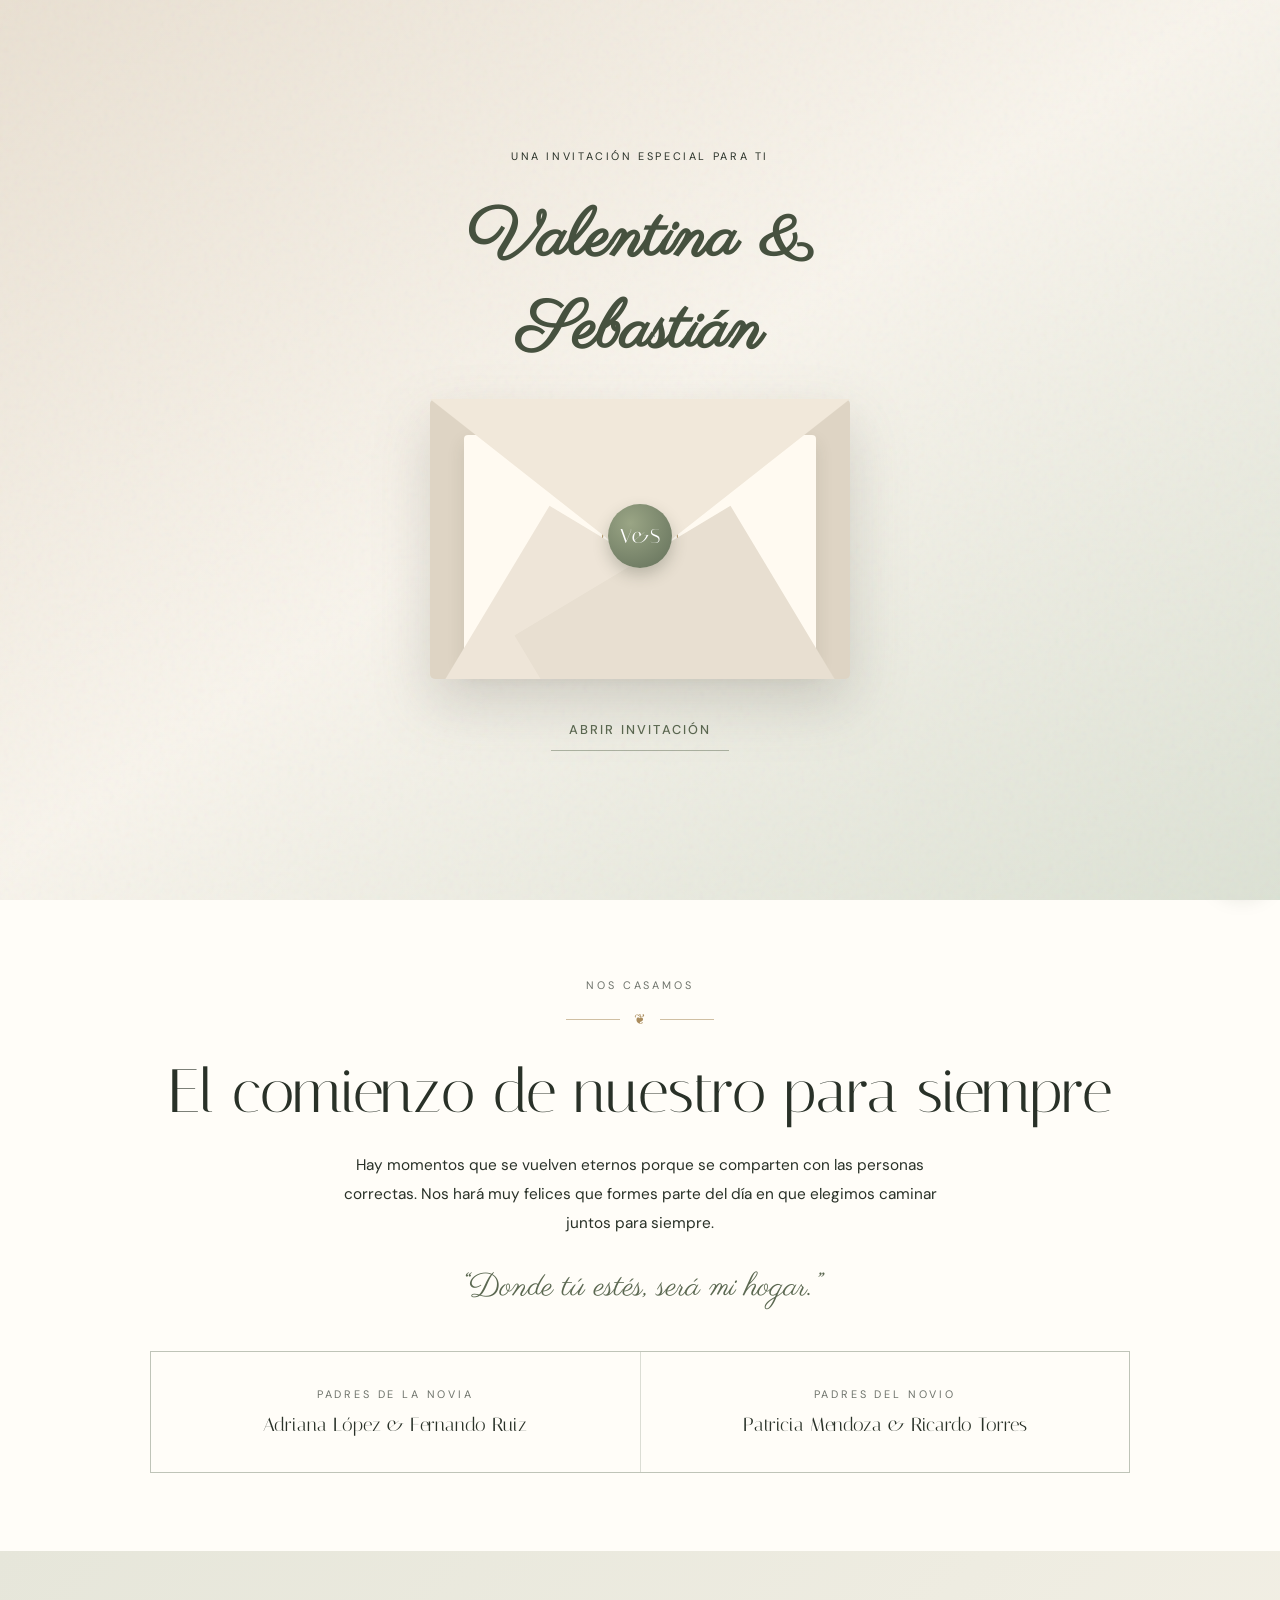
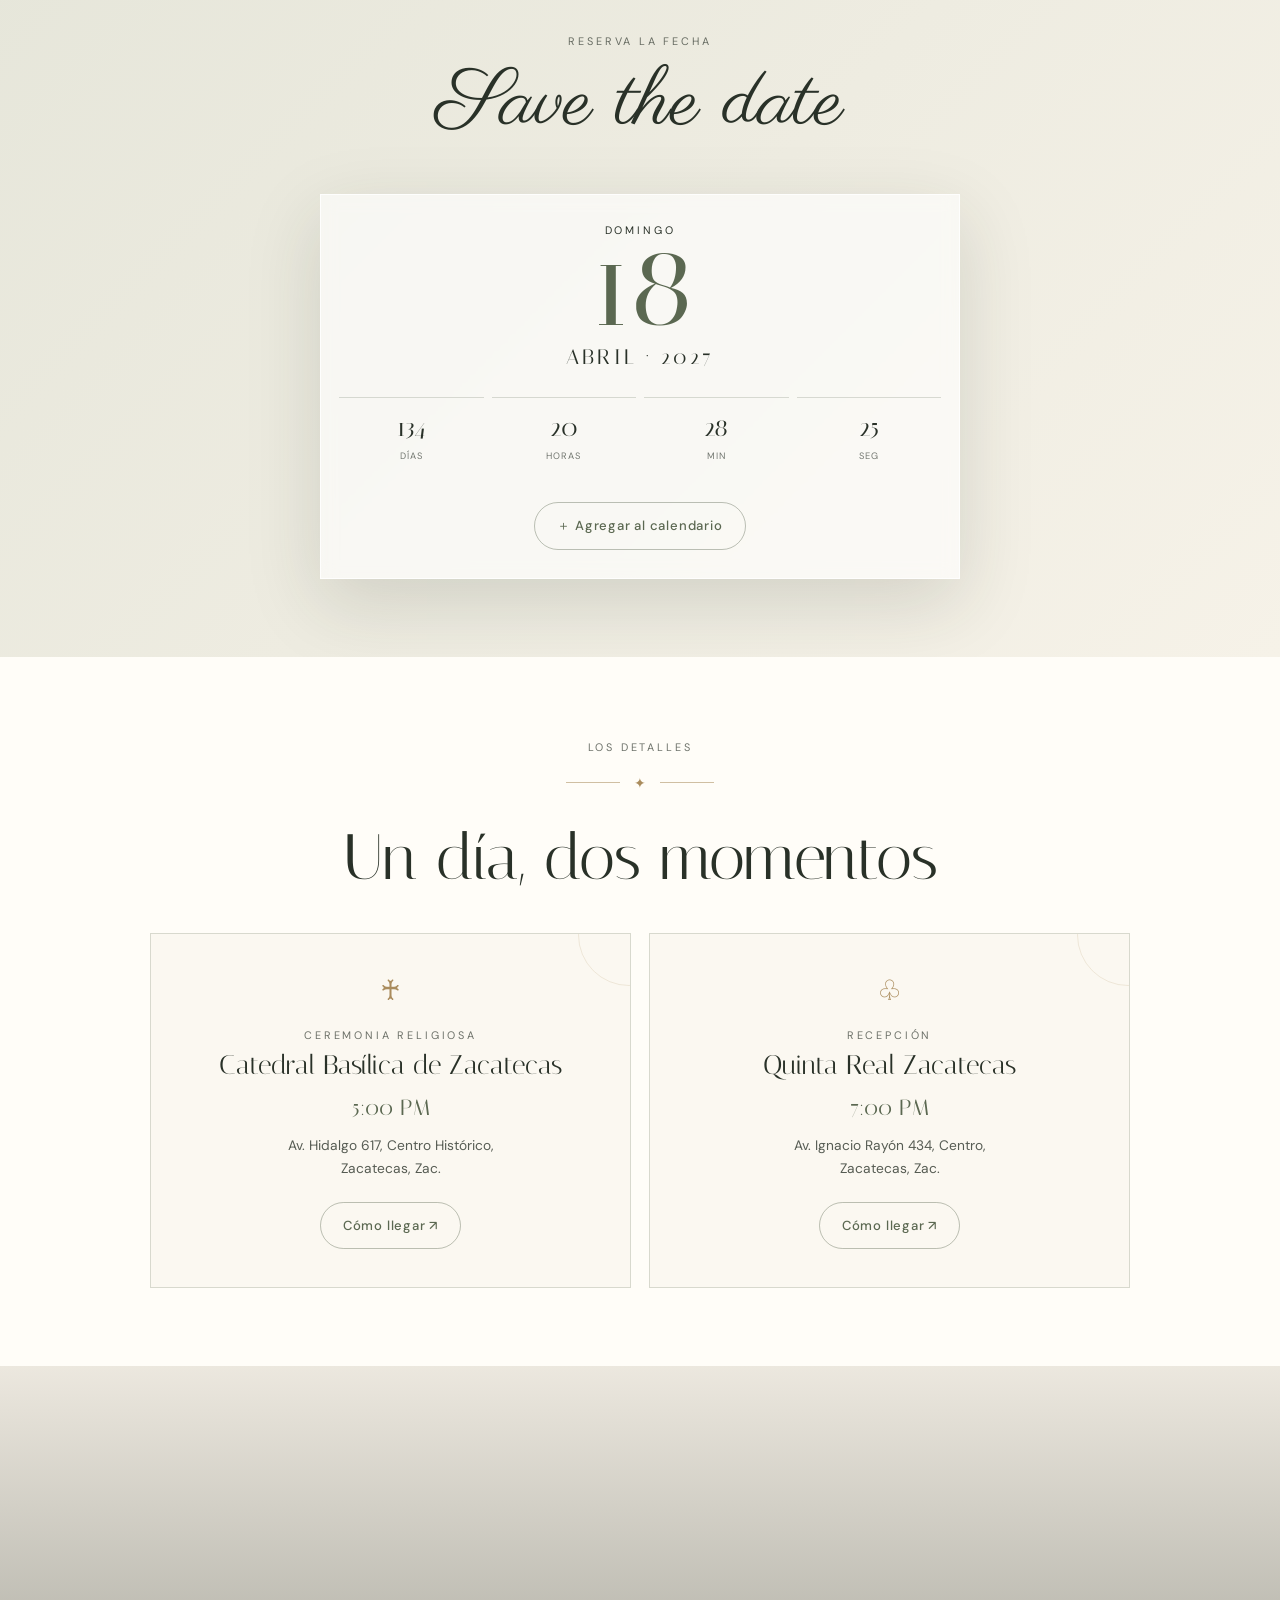
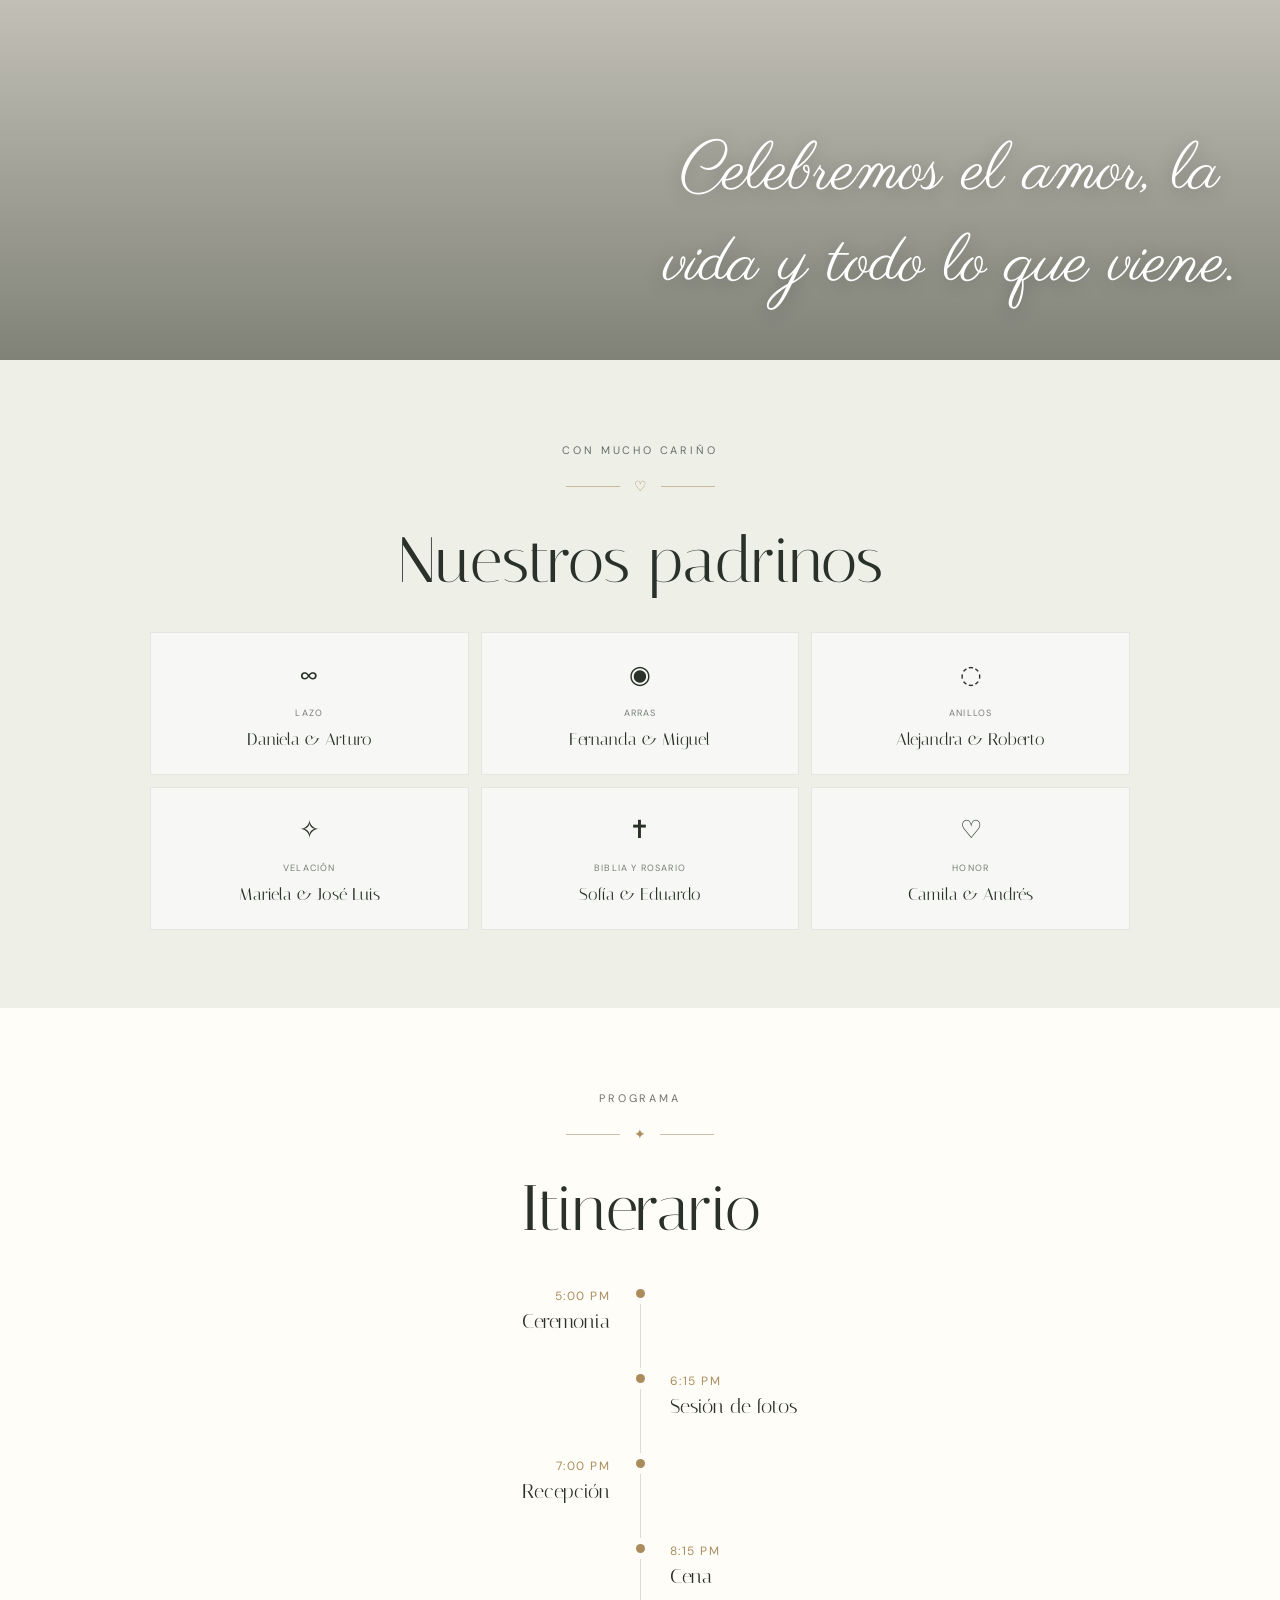
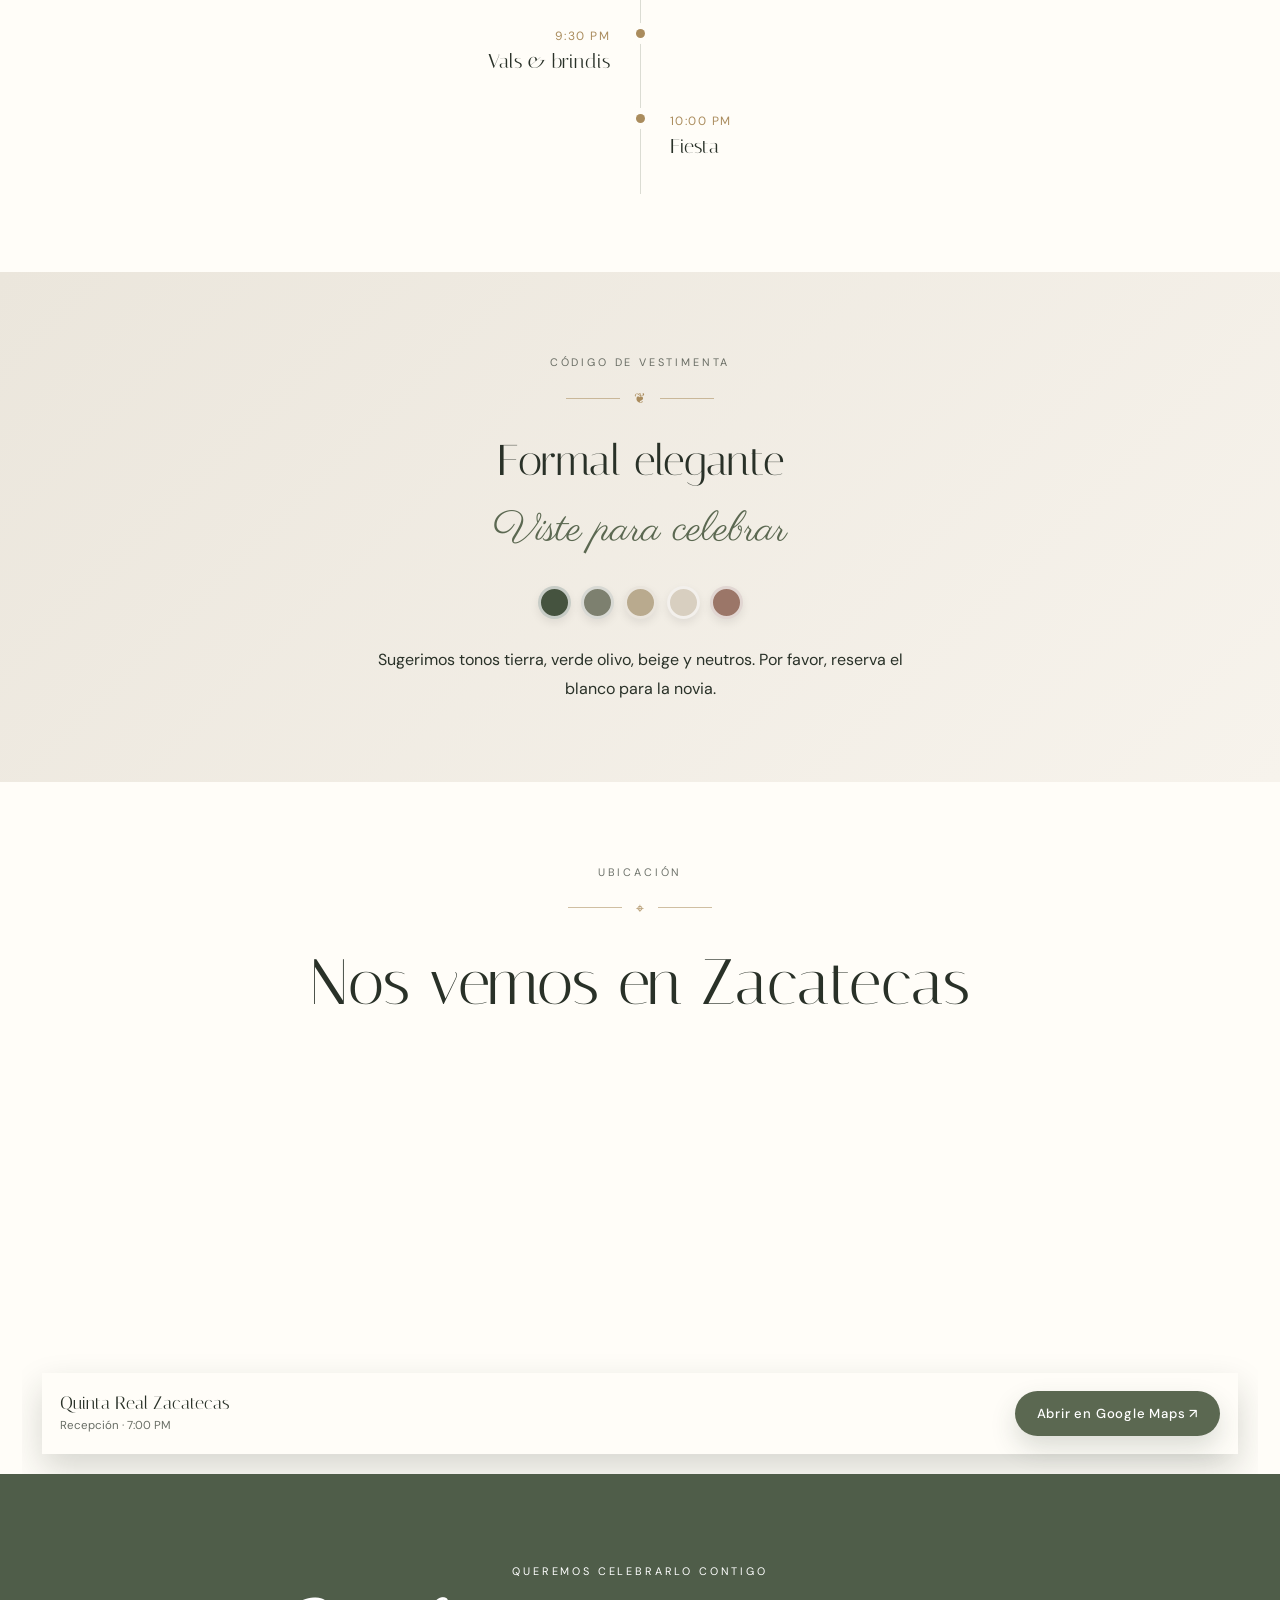
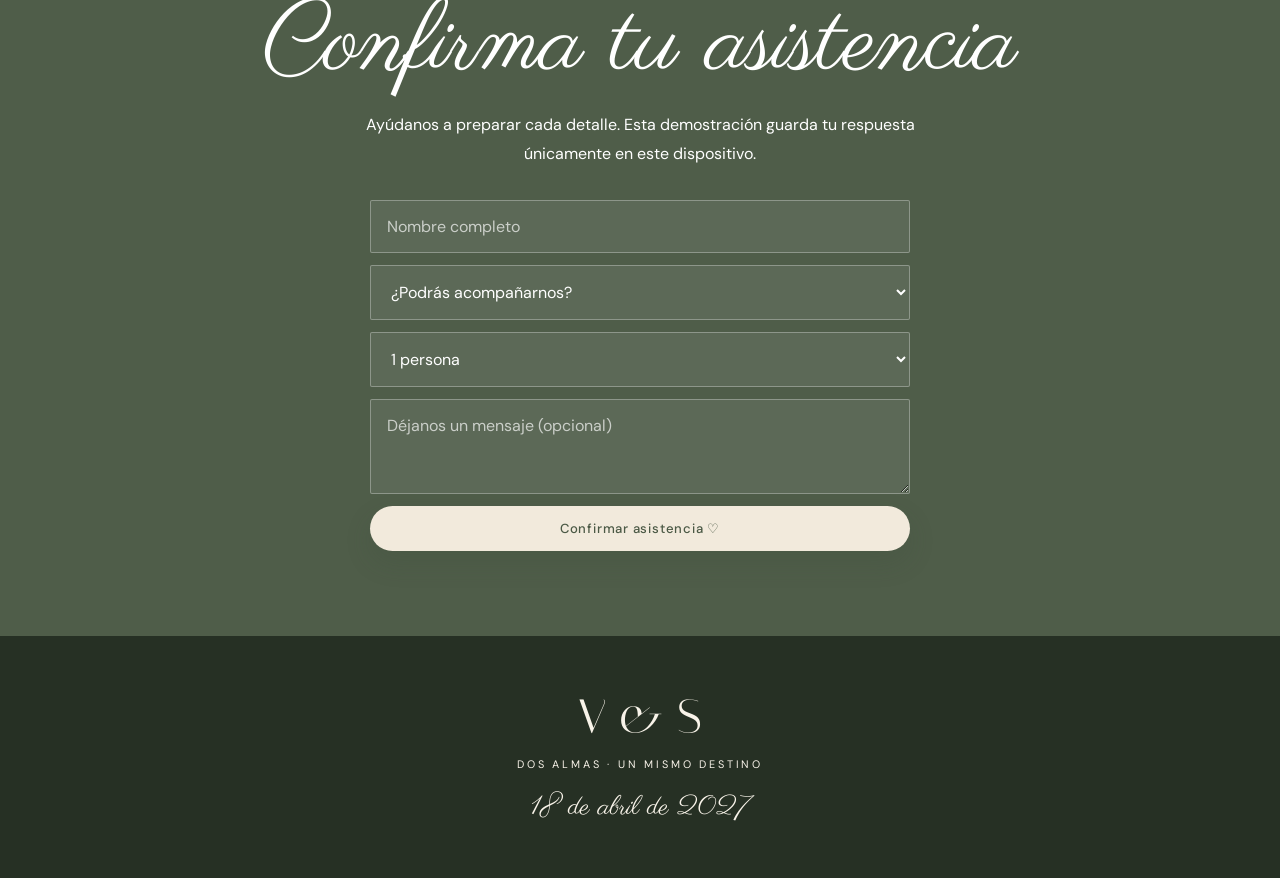
<file: demo-invitacion/index.html>
<!doctype html>
<html lang="es">
<head>
<meta charset="utf-8">
<meta name="viewport" content="width=device-width,initial-scale=1,viewport-fit=cover">
<meta name="theme-color" content="#f4efe7">
<title>Valentina & Sebastián — Nos casamos</title>
<link rel="preconnect" href="https://fonts.googleapis.com">
<link rel="preconnect" href="https://fonts.gstatic.com" crossorigin>
<link href="https://fonts.googleapis.com/css2?family=DM+Sans:wght@300;400;500;600&family=Italiana&family=Parisienne&display=swap" rel="stylesheet">
<style>
:root{--ivory:#f7f2e9;--paper:#fffdf8;--ink:#293128;--olive:#5b6851;--olive2:#79846d;--gold:#aa8c5d;--line:rgba(91,104,81,.22);--shadow:0 24px 70px rgba(39,48,36,.15)}
*{box-sizing:border-box}html{scroll-behavior:smooth}body{margin:0;background:var(--ivory);color:var(--ink);font-family:'DM Sans',sans-serif;overflow-x:hidden}body.lock{overflow:hidden}.serif{font-family:'Italiana',serif}.script{font-family:'Parisienne',cursive}.eyebrow{font-size:.68rem;letter-spacing:.26em;text-transform:uppercase}.muted{opacity:.68}.section{padding:78px 22px;position:relative}.wrap{width:min(980px,100%);margin:auto}.reveal{opacity:0;transform:translateY(28px);transition:opacity .9s ease,transform .9s cubic-bezier(.2,.7,.2,1)}.reveal.show{opacity:1;transform:none}.btn{appearance:none;border:0;text-decoration:none;cursor:pointer;display:inline-flex;align-items:center;justify-content:center;gap:9px;padding:14px 22px;border-radius:999px;background:var(--olive);color:white;font:500 .82rem 'DM Sans';letter-spacing:.06em;box-shadow:0 12px 26px rgba(58,73,53,.18);transition:.25s}.btn:active{transform:scale(.97)}.btn.ghost{color:var(--olive);background:transparent;border:1px solid rgba(91,104,81,.4);box-shadow:none}.divider{display:flex;align-items:center;gap:14px;justify-content:center;margin:18px auto 28px;color:var(--gold)}.divider:before,.divider:after{content:"";height:1px;width:54px;background:var(--gold);opacity:.55}.divider i{font-style:normal;font-size:14px}
/* Intro */
.intro{position:fixed;inset:0;z-index:1000;background:linear-gradient(145deg,#e9e0d2,#f8f4ec 48%,#dce1d4);display:grid;place-items:center;padding:24px;transition:opacity .9s ease,visibility .9s}.intro.opened{opacity:0;visibility:hidden;pointer-events:none}.grain{position:absolute;inset:0;opacity:.15;pointer-events:none;background-image:url("data:image/svg+xml,%3Csvg viewBox='0 0 180 180' xmlns='http://www.w3.org/2000/svg'%3E%3Cfilter id='n'%3E%3CfeTurbulence type='fractalNoise' baseFrequency='.9' numOctaves='4' stitchTiles='stitch'/%3E%3C/filter%3E%3Crect width='100%25' height='100%25' filter='url(%23n)' opacity='.35'/%3E%3C/svg%3E")}.envelope-scene{text-align:center;position:relative;width:min(420px,92vw)}.intro-title{font-family:'Parisienne';font-size:clamp(2.25rem,10vw,4.2rem);margin:0 0 22px;color:#46513f}.intro-sub{font-size:.68rem;letter-spacing:.24em;text-transform:uppercase;margin-bottom:30px}.envelope{width:100%;aspect-ratio:1.5/1;position:relative;filter:drop-shadow(0 24px 28px rgba(60,54,43,.18));perspective:900px}.env-back{position:absolute;inset:0;background:#ded4c4;border-radius:5px}.env-front{position:absolute;inset:0;z-index:3;overflow:hidden;border-radius:5px}.env-front:before{content:"";position:absolute;left:-10%;right:50%;bottom:-34%;height:112%;background:#eee5d8;transform:rotate(31deg);transform-origin:bottom left}.env-front:after{content:"";position:absolute;right:-10%;left:50%;bottom:-34%;height:112%;background:#e8dfd1;transform:rotate(-31deg);transform-origin:bottom right}.flap{position:absolute;z-index:4;top:0;left:0;right:0;height:59%;background:#f1e8da;clip-path:polygon(0 0,100% 0,50% 100%);transform-origin:top;transition:transform 1s cubic-bezier(.25,.8,.25,1),z-index .1s .55s}.intro.animating .flap{transform:rotateX(180deg);z-index:1}.card-peek{position:absolute;z-index:2;left:8%;right:8%;bottom:5%;height:82%;border-radius:4px;background:#fffaf1;display:flex;flex-direction:column;justify-content:center;align-items:center;transition:transform 1.15s .35s cubic-bezier(.2,.7,.2,1);box-shadow:0 8px 18px rgba(60,54,43,.12)}.intro.animating .card-peek{transform:translateY(-55%)}.monogram{width:76px;height:76px;border:1px solid var(--gold);border-radius:50%;display:grid;place-items:center;font:2rem 'Italiana';color:var(--olive);margin-bottom:10px}.seal{position:absolute;z-index:5;left:50%;top:49%;transform:translate(-50%,-50%);width:64px;height:64px;border-radius:50%;background:radial-gradient(circle at 35% 30%,#9aa585,#63705a);color:#fff;display:grid;place-items:center;font:1.25rem 'Italiana';box-shadow:0 7px 15px rgba(54,65,49,.25);transition:.3s}.intro.animating .seal{opacity:0;transform:translate(-50%,-50%) scale(.7)}.open-btn{margin-top:30px;background:none;border:0;color:var(--olive);font:500 .8rem 'DM Sans';text-transform:uppercase;letter-spacing:.17em;padding:12px 18px;cursor:pointer;border-bottom:1px solid rgba(91,104,81,.45)}
/* Hero */
.hero{min-height:100svh;position:relative;display:flex;align-items:flex-end;isolation:isolate;background:#363c33;overflow:hidden}.hero-img{position:absolute;inset:-5%;z-index:-3;background-image:url('https://images.unsplash.com/photo-1519741497674-611481863552?auto=format&fit=crop&w=1800&q=88');background-size:cover;background-position:center;transform:scale(1.03);will-change:transform}.hero:after{content:"";position:absolute;inset:0;z-index:-2;background:linear-gradient(180deg,rgba(22,27,20,.12) 10%,rgba(28,31,25,.22) 45%,rgba(22,28,20,.78) 100%)}.hero:before{content:"";position:absolute;inset:0;z-index:-1;background:radial-gradient(circle at 50% 15%,rgba(255,238,207,.24),transparent 38%)}.hero-content{color:#fff;text-align:center;width:100%;padding:110px 22px 62px;text-shadow:0 2px 15px rgba(0,0,0,.22)}.hero-content .eyebrow{margin-bottom:16px}.names{font-family:'Parisienne';font-size:clamp(4rem,18vw,8.4rem);line-height:.77;margin:0}.amp{font:2rem 'Italiana';display:block;margin:15px 0}.date-hero{font:1.4rem 'Italiana';letter-spacing:.08em;margin-top:24px}.scroll{margin-top:38px;font-size:.64rem;letter-spacing:.23em;text-transform:uppercase;opacity:.82}.scroll span{display:block;width:1px;height:42px;background:white;margin:14px auto 0;animation:pulse 1.8s infinite}@keyframes pulse{50%{opacity:.25;transform:scaleY(.7)}}
/* Music */
.music{position:fixed;right:14px;bottom:calc(16px + env(safe-area-inset-bottom));z-index:50;width:48px;height:48px;border-radius:50%;border:1px solid rgba(255,255,255,.7);background:rgba(64,75,58,.9);backdrop-filter:blur(10px);color:white;display:grid;place-items:center;box-shadow:0 9px 24px rgba(30,39,28,.22);cursor:pointer}.music.playing:before{content:"♫";animation:spin 5s linear infinite}.music:before{content:"♪";font-size:18px}@keyframes spin{to{transform:rotate(360deg)}}
/* Story */
.intro-copy{text-align:center;background:var(--paper)}.intro-copy h2{font:clamp(2.1rem,8vw,3.8rem) 'Italiana';font-weight:400;margin:0}.intro-copy p{max-width:610px;margin:0 auto;line-height:1.9;font-size:.96rem}.quote{font:2rem 'Parisienne';color:var(--olive);margin-top:27px}.parents{margin-top:42px;display:grid;grid-template-columns:1fr 1fr;gap:1px;background:var(--line);border:1px solid var(--line)}.parent{background:var(--paper);padding:30px 18px}.parent strong{font:1.18rem 'Italiana';display:block;margin:10px 0 6px}
/* Date */
.save{background:linear-gradient(135deg,#e6e6da,#f6f2e8);text-align:center;overflow:hidden}.save h2{font:clamp(2.5rem,10vw,5rem) 'Parisienne';font-weight:400;margin:0}.date-card{width:min(640px,100%);margin:35px auto 0;background:rgba(255,255,255,.62);border:1px solid rgba(255,255,255,.8);box-shadow:var(--shadow);backdrop-filter:blur(8px);padding:28px 18px}.big-date{font:clamp(3.8rem,17vw,7.5rem) 'Italiana';line-height:.8;color:var(--olive)}.month{font:1.3rem 'Italiana';letter-spacing:.16em;text-transform:uppercase;margin-top:12px}.countdown{display:grid;grid-template-columns:repeat(4,1fr);gap:8px;margin-top:28px}.countdown div{padding:14px 4px;border-top:1px solid var(--line)}.countdown b{display:block;font:1.65rem 'Italiana';font-weight:400}.countdown span{font-size:.58rem;letter-spacing:.12em;text-transform:uppercase;opacity:.65}
/* Events */
.events{background:var(--paper)}.section-title{text-align:center}.section-title h2{font:clamp(2.2rem,9vw,4rem) 'Italiana';font-weight:400;margin:0}.event-grid{display:grid;grid-template-columns:1fr 1fr;gap:18px;margin-top:38px}.event-card{position:relative;border:1px solid var(--line);padding:38px 26px;text-align:center;background:#fbf8f1;overflow:hidden}.event-card:before{content:"";position:absolute;width:100px;height:100px;border:1px solid rgba(170,140,93,.17);border-radius:50%;top:-50px;right:-50px}.event-icon{font-size:28px;color:var(--gold);margin-bottom:14px}.event-card h3{font:1.7rem 'Italiana';font-weight:400;margin:5px 0}.event-card .time{font:1.35rem 'Italiana';color:var(--olive);margin:14px 0}.event-card p{font-size:.86rem;line-height:1.7;opacity:.78;margin-bottom:22px}
/* Photo break */
.photo-break{height:66svh;min-height:470px;position:relative;background:url('https://images.unsplash.com/photo-1464366400600-7168b8af9bc3?auto=format&fit=crop&w=1800&q=88') center/cover fixed}.photo-break:after{content:"";position:absolute;inset:0;background:linear-gradient(0deg,rgba(31,38,27,.55),rgba(31,38,27,.05))}.photo-quote{position:absolute;z-index:2;bottom:50px;left:50%;transform:translateX(-50%);width:min(620px,90%);color:white;text-align:center;font:clamp(2rem,8vw,4.2rem) 'Parisienne';text-shadow:0 3px 18px rgba(0,0,0,.25)}
/* Sponsors */
.sponsors{background:#eef0e8}.sponsor-grid{display:grid;grid-template-columns:repeat(3,1fr);gap:12px;margin-top:34px}.sponsor{background:rgba(255,255,255,.58);padding:25px 12px;text-align:center;border:1px solid rgba(91,104,81,.12)}.sponsor .ico{font-size:25px;margin-bottom:9px}.sponsor small{text-transform:uppercase;letter-spacing:.13em;font-size:.57rem;opacity:.62}.sponsor strong{font:1.05rem 'Italiana';font-weight:400;display:block;margin-top:8px}
/* Timeline */
.timeline{background:var(--paper)}.line{width:min(700px,100%);margin:38px auto 0;position:relative}.line:before{content:"";position:absolute;left:50%;top:0;bottom:0;width:1px;background:var(--line)}.stop{width:50%;padding:0 30px 36px 0;text-align:right;position:relative}.stop:nth-child(even){margin-left:50%;text-align:left;padding:0 0 36px 30px}.stop:after{content:"";position:absolute;right:-5px;top:5px;width:9px;height:9px;border-radius:50%;background:var(--gold);box-shadow:0 0 0 6px var(--paper)}.stop:nth-child(even):after{left:-4px;right:auto}.stop time{font:.75rem 'DM Sans';letter-spacing:.12em;color:var(--gold)}.stop strong{display:block;font:1.25rem 'Italiana';font-weight:400;margin-top:4px}
/* Dress */
.dress{text-align:center;background:linear-gradient(135deg,#ebe6dc,#f7f3ec)}.dress-swatches{display:flex;justify-content:center;gap:10px;margin:27px 0}.swatch{width:33px;height:33px;border-radius:50%;border:3px solid rgba(255,255,255,.7);box-shadow:0 4px 10px rgba(0,0,0,.08)}.dress p{line-height:1.8;max-width:540px;margin:0 auto}.dress .formal{font:2.6rem 'Parisienne';color:var(--olive);margin:16px 0}
/* Map */
.location{background:var(--paper);padding-bottom:0}.mapbox{margin-top:34px;position:relative;height:420px;overflow:hidden}.mapbox iframe{width:100%;height:100%;border:0;filter:saturate(.65) sepia(.08)}.mapcard{position:absolute;left:20px;bottom:20px;right:20px;background:rgba(255,253,248,.93);backdrop-filter:blur(9px);padding:18px;box-shadow:0 15px 35px rgba(30,37,27,.18);display:flex;gap:15px;align-items:center;justify-content:space-between}.mapcard strong{font:1.1rem 'Italiana';display:block}.mapcard span{font-size:.72rem;opacity:.7}
/* RSVP */
.rsvp{text-align:center;background:#4f5d49;color:white;padding:85px 22px}.rsvp h2{font:clamp(3rem,13vw,6rem) 'Parisienne';font-weight:400;margin:0}.rsvp p{line-height:1.8;max-width:580px;margin:0 auto}.form{width:min(540px,100%);margin:32px auto 0;display:grid;gap:12px}.form input,.form select,.form textarea{width:100%;border:1px solid rgba(255,255,255,.3);background:rgba(255,255,255,.08);color:white;padding:15px 16px;border-radius:2px;font:inherit;outline:none}.form input::placeholder,.form textarea::placeholder{color:rgba(255,255,255,.68)}.form select option{color:#222}.form .btn{background:#f2eadc;color:#4b5945}.success{display:none;margin-top:25px;font:1.55rem 'Parisienne'}.success.on{display:block;animation:fade .6s}@keyframes fade{from{opacity:0;transform:translateY(10px)}}
footer{text-align:center;padding:52px 20px;background:#263024;color:#f8f3e9}.footer-monogram{font:3rem 'Italiana';margin-bottom:12px}.petal{position:fixed;top:-30px;z-index:60;width:10px;height:16px;border-radius:70% 20% 70% 20%;background:rgba(237,224,203,.85);pointer-events:none;animation:fall linear forwards}@keyframes fall{to{transform:translate3d(var(--drift),110vh,0) rotate(480deg);opacity:.25}}
@media(max-width:680px){.section{padding:66px 18px}.parents,.event-grid{grid-template-columns:1fr}.sponsor-grid{grid-template-columns:1fr 1fr}.photo-break{background-attachment:scroll}.mapbox{height:500px}.mapcard{align-items:flex-start;flex-direction:column}.countdown b{font-size:1.35rem}.parents{gap:1px}.hero-content{padding-bottom:46px}}
</style>
</head>
<body class="lock">
<div class="intro" id="intro">
  <div class="grain"></div>
  <div class="envelope-scene">
    <div class="intro-sub">Una invitación especial para ti</div>
    <h1 class="intro-title">Valentina & Sebastián</h1>
    <div class="envelope">
      <div class="env-back"></div><div class="flap"></div>
      <div class="card-peek"><div class="monogram">V·S</div><span class="eyebrow">18 · 04 · 2027</span></div>
      <div class="env-front"></div><div class="seal">V&S</div>
    </div>
    <button class="open-btn" id="openInvitation">Abrir invitación</button>
  </div>
</div>
<button class="music" id="musicBtn" aria-label="Música"></button>
<audio id="song" loop preload="none"><source src="https://www.soundhelix.com/examples/mp3/SoundHelix-Song-1.mp3" type="audio/mpeg"></audio>

<header class="hero" id="home">
  <div class="hero-img" id="heroImg"></div>
  <div class="hero-content">
    <div class="eyebrow">Con la bendición de Dios y nuestras familias</div>
    <h1 class="names">Valentina<span class="amp">&</span>Sebastián</h1>
    <div class="date-hero">18 · ABRIL · 2027</div>
    <div class="scroll">Descubre nuestra historia<span></span></div>
  </div>
</header>

<section class="section intro-copy">
 <div class="wrap reveal">
   <div class="eyebrow muted">Nos casamos</div>
   <div class="divider"><i>❦</i></div>
   <h2>El comienzo de nuestro para siempre</h2>
   <p style="margin-top:24px">Hay momentos que se vuelven eternos porque se comparten con las personas correctas. Nos hará muy felices que formes parte del día en que elegimos caminar juntos para siempre.</p>
   <div class="quote">“Donde tú estés, será mi hogar.”</div>
   <div class="parents">
      <div class="parent"><span class="eyebrow muted">Padres de la novia</span><strong>Adriana López & Fernando Ruiz</strong></div>
      <div class="parent"><span class="eyebrow muted">Padres del novio</span><strong>Patricia Mendoza & Ricardo Torres</strong></div>
   </div>
 </div>
</section>

<section class="section save">
 <div class="wrap reveal">
  <span class="eyebrow muted">Reserva la fecha</span><h2>Save the date</h2>
  <div class="date-card">
    <div class="eyebrow">Domingo</div><div class="big-date">18</div><div class="month">Abril · 2027</div>
    <div class="countdown"><div><b id="days">000</b><span>Días</span></div><div><b id="hours">00</b><span>Horas</span></div><div><b id="mins">00</b><span>Min</span></div><div><b id="secs">00</b><span>Seg</span></div></div>
    <div style="margin-top:24px"><button class="btn ghost" id="calendarBtn">＋ Agregar al calendario</button></div>
  </div>
 </div>
</section>

<section class="section events">
 <div class="wrap">
   <div class="section-title reveal"><span class="eyebrow muted">Los detalles</span><div class="divider"><i>✦</i></div><h2>Un día, dos momentos</h2></div>
   <div class="event-grid">
     <article class="event-card reveal"><div class="event-icon">♰</div><span class="eyebrow muted">Ceremonia religiosa</span><h3>Catedral Basílica de Zacatecas</h3><div class="time">5:00 PM</div><p>Av. Hidalgo 617, Centro Histórico,<br>Zacatecas, Zac.</p><a class="btn ghost" target="_blank" href="https://www.google.com/maps/search/?api=1&query=Catedral+Bas%C3%ADlica+de+Zacatecas">Cómo llegar ↗</a></article>
     <article class="event-card reveal"><div class="event-icon">♧</div><span class="eyebrow muted">Recepción</span><h3>Quinta Real Zacatecas</h3><div class="time">7:00 PM</div><p>Av. Ignacio Rayón 434, Centro,<br>Zacatecas, Zac.</p><a class="btn ghost" target="_blank" href="https://www.google.com/maps/search/?api=1&query=Quinta+Real+Zacatecas">Cómo llegar ↗</a></article>
   </div>
 </div>
</section>

<section class="photo-break"><div class="photo-quote reveal">Celebremos el amor, la vida y todo lo que viene.</div></section>

<section class="section sponsors">
 <div class="wrap">
  <div class="section-title reveal"><span class="eyebrow muted">Con mucho cariño</span><div class="divider"><i>♡</i></div><h2>Nuestros padrinos</h2></div>
  <div class="sponsor-grid">
   <div class="sponsor reveal"><div class="ico">∞</div><small>Lazo</small><strong>Daniela & Arturo</strong></div>
   <div class="sponsor reveal"><div class="ico">◉</div><small>Arras</small><strong>Fernanda & Miguel</strong></div>
   <div class="sponsor reveal"><div class="ico">◌</div><small>Anillos</small><strong>Alejandra & Roberto</strong></div>
   <div class="sponsor reveal"><div class="ico">✧</div><small>Velación</small><strong>Mariela & José Luis</strong></div>
   <div class="sponsor reveal"><div class="ico">✝</div><small>Biblia y rosario</small><strong>Sofía & Eduardo</strong></div>
   <div class="sponsor reveal"><div class="ico">♡</div><small>Honor</small><strong>Camila & Andrés</strong></div>
  </div>
 </div>
</section>

<section class="section timeline">
 <div class="wrap">
  <div class="section-title reveal"><span class="eyebrow muted">Programa</span><div class="divider"><i>✦</i></div><h2>Itinerario</h2></div>
  <div class="line">
    <div class="stop reveal"><time>5:00 PM</time><strong>Ceremonia</strong></div>
    <div class="stop reveal"><time>6:15 PM</time><strong>Sesión de fotos</strong></div>
    <div class="stop reveal"><time>7:00 PM</time><strong>Recepción</strong></div>
    <div class="stop reveal"><time>8:15 PM</time><strong>Cena</strong></div>
    <div class="stop reveal"><time>9:30 PM</time><strong>Vals & brindis</strong></div>
    <div class="stop reveal"><time>10:00 PM</time><strong>Fiesta</strong></div>
  </div>
 </div>
</section>

<section class="section dress">
 <div class="wrap reveal"><span class="eyebrow muted">Código de vestimenta</span><div class="divider"><i>❦</i></div><h2 class="serif" style="font-size:2.7rem;font-weight:400;margin:0">Formal elegante</h2><div class="formal">Viste para celebrar</div><div class="dress-swatches"><span class="swatch" style="background:#45533f"></span><span class="swatch" style="background:#7d806f"></span><span class="swatch" style="background:#b9aa8e"></span><span class="swatch" style="background:#d8cfc0"></span><span class="swatch" style="background:#9b7668"></span></div><p>Sugerimos tonos tierra, verde olivo, beige y neutros. Por favor, reserva el blanco para la novia.</p></div>
</section>

<section class="section location">
 <div class="wrap"><div class="section-title reveal"><span class="eyebrow muted">Ubicación</span><div class="divider"><i>⌖</i></div><h2>Nos vemos en Zacatecas</h2></div></div>
 <div class="mapbox reveal"><iframe loading="lazy" allowfullscreen src="https://www.google.com/maps?q=Quinta%20Real%20Zacatecas&output=embed"></iframe><div class="mapcard"><div><strong>Quinta Real Zacatecas</strong><span>Recepción · 7:00 PM</span></div><a class="btn" target="_blank" href="https://www.google.com/maps/search/?api=1&query=Quinta+Real+Zacatecas">Abrir en Google Maps ↗</a></div></div>
</section>

<section class="rsvp" id="rsvp">
 <div class="wrap reveal"><span class="eyebrow">Queremos celebrarlo contigo</span><h2>Confirma tu asistencia</h2><p>Ayúdanos a preparar cada detalle. Esta demostración guarda tu respuesta únicamente en este dispositivo.</p>
  <form class="form" id="rsvpForm"><input required id="guest" placeholder="Nombre completo"><select id="attendance" required><option value="">¿Podrás acompañarnos?</option><option value="Sí asistiré">Sí, con mucho gusto</option><option value="No podré asistir">No podré asistir</option></select><select id="guests"><option>1 persona</option><option>2 personas</option><option>3 personas</option><option>4 personas</option></select><textarea id="message" rows="3" placeholder="Déjanos un mensaje (opcional)"></textarea><button class="btn" type="submit">Confirmar asistencia ♡</button></form><div class="success" id="success">Gracias. Tu respuesta quedó registrada ♡</div>
 </div>
</section>

<footer><div class="footer-monogram">V & S</div><div class="eyebrow">Dos almas · Un mismo destino</div><p style="font:1.7rem 'Parisienne';margin:18px 0 0">18 de abril de 2027</p></footer>

<script>
const intro=document.getElementById('intro'),openBtn=document.getElementById('openInvitation'),song=document.getElementById('song'),musicBtn=document.getElementById('musicBtn');
let playing=false;
function playMusic(){song.volume=.35;song.play().then(()=>{playing=true;musicBtn.classList.add('playing')}).catch(()=>{})}
openBtn.addEventListener('click',()=>{intro.classList.add('animating');playMusic();setTimeout(()=>{intro.classList.add('opened');document.body.classList.remove('lock')},1350);for(let i=0;i<12;i++)setTimeout(makePetal,i*100)});
musicBtn.addEventListener('click',()=>{if(playing){song.pause();playing=false;musicBtn.classList.remove('playing')}else playMusic()});
function makePetal(){const p=document.createElement('i');p.className='petal';p.style.left=Math.random()*100+'vw';p.style.setProperty('--drift',(Math.random()*160-80)+'px');p.style.animationDuration=(5+Math.random()*5)+'s';p.style.opacity=.35+Math.random()*.5;document.body.appendChild(p);setTimeout(()=>p.remove(),10000)}
setInterval(()=>{if(!document.body.classList.contains('lock')&&Math.random()>.45)makePetal()},1800);
const obs=new IntersectionObserver(es=>es.forEach(e=>{if(e.isIntersecting)e.target.classList.add('show')}),{threshold:.13});document.querySelectorAll('.reveal').forEach(el=>obs.observe(el));
window.addEventListener('scroll',()=>{const y=window.scrollY;document.getElementById('heroImg').style.transform=`scale(1.05) translateY(${Math.min(y*.12,70)}px)`},{passive:true});
const target=new Date('2027-04-18T17:00:00-06:00').getTime();function tick(){const d=Math.max(0,target-Date.now()),day=Math.floor(d/86400000),h=Math.floor(d%86400000/3600000),m=Math.floor(d%3600000/60000),s=Math.floor(d%60000/1000);days.textContent=String(day).padStart(3,'0');hours.textContent=String(h).padStart(2,'0');mins.textContent=String(m).padStart(2,'0');secs.textContent=String(s).padStart(2,'0')}tick();setInterval(tick,1000);
document.getElementById('calendarBtn').addEventListener('click',()=>{const ics=`BEGIN:VCALENDAR\nVERSION:2.0\nPRODID:-//V&S//Boda//ES\nBEGIN:VEVENT\nUID:vs-18042027@example.com\nDTSTAMP:20260908T000000Z\nDTSTART:20270418T230000Z\nDTEND:20270419T060000Z\nSUMMARY:Boda de Valentina y Sebastián\nLOCATION:Zacatecas, México\nDESCRIPTION:Nos casamos. Ceremonia 5:00 PM y recepción 7:00 PM.\nEND:VEVENT\nEND:VCALENDAR`;const b=new Blob([ics],{type:'text/calendar'}),a=document.createElement('a');a.href=URL.createObjectURL(b);a.download='Boda-Valentina-Sebastian.ics';a.click();URL.revokeObjectURL(a.href)});
document.getElementById('rsvpForm').addEventListener('submit',e=>{e.preventDefault();localStorage.setItem('rsvp-demo',JSON.stringify({name:guest.value,attendance:attendance.value,guests:guests.value,message:message.value,date:new Date().toISOString()}));e.target.style.display='none';success.classList.add('on')});
</script>
</body>
</html>
</file>
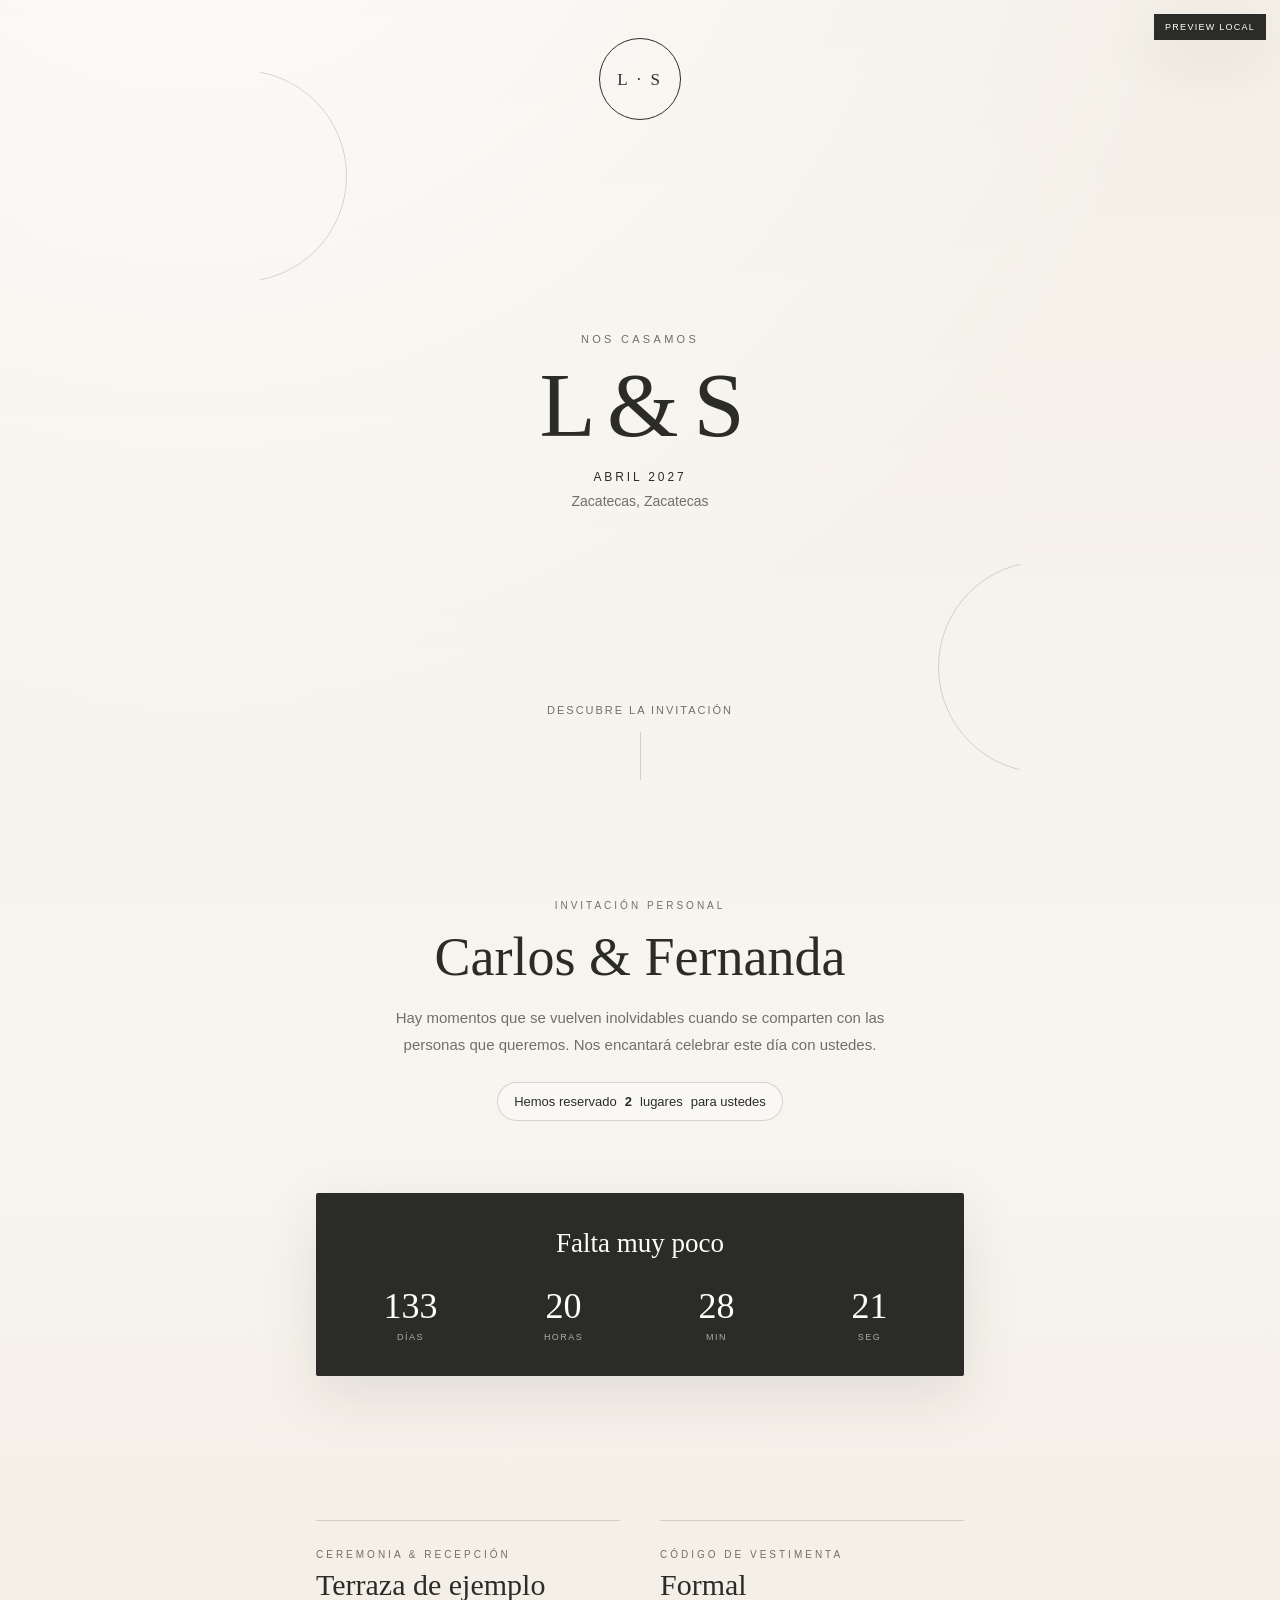
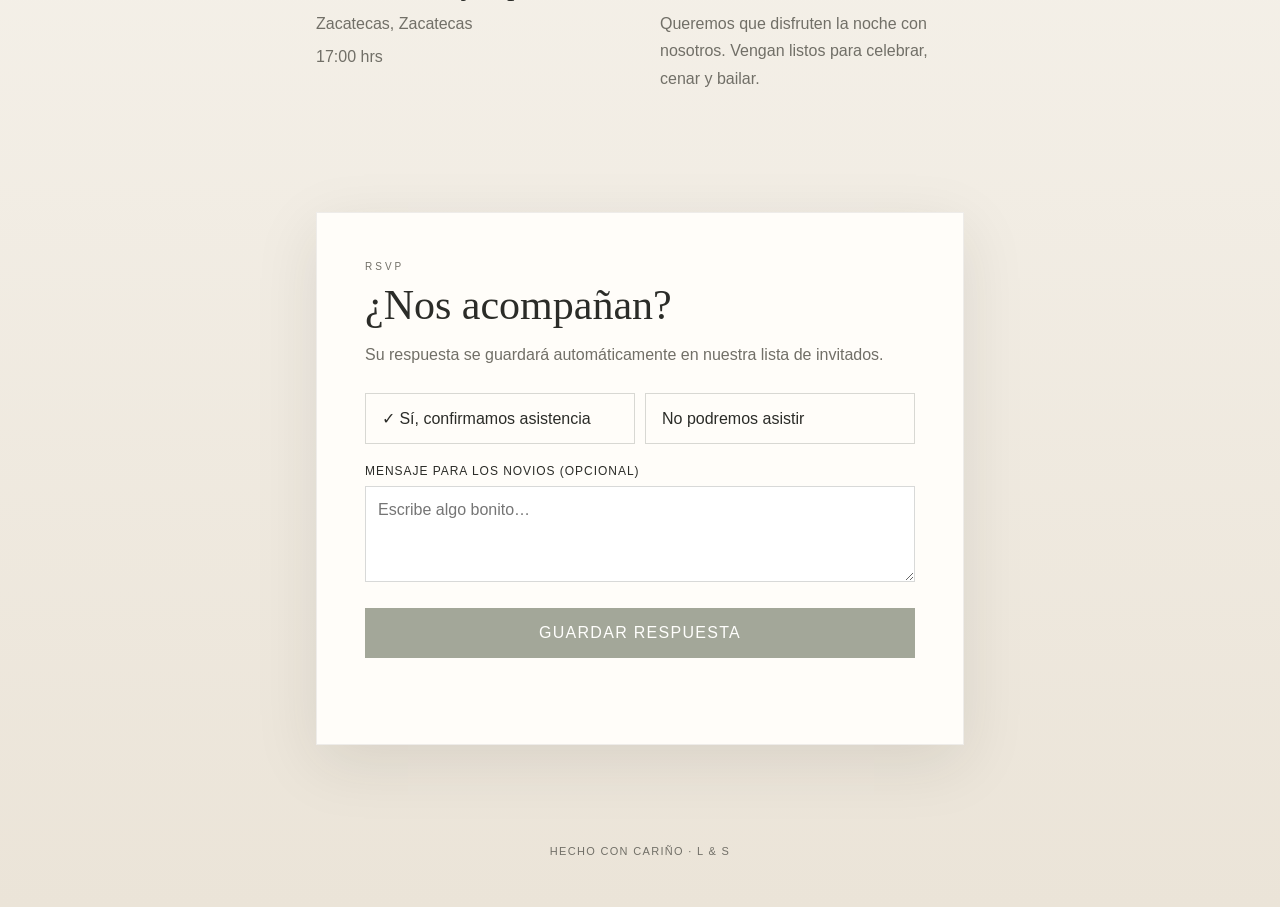
<file: preview.html>
<!doctype html>
<html lang="es">
<head>
  <meta charset="utf-8">
  <meta name="theme-color" content="#f4f0e8">
  <style>
    :root {
      --paper: #f4f0e8;
      --paper-2: #ebe4d8;
      --ink: #2b2c28;
      --muted: #716f67;
      --line: rgba(43,44,40,.18);
      --accent: #58624b;
      --accent-soft: #dfe3d6;
      --white: #fffdf9;
      --shadow: 0 18px 60px rgba(40, 36, 30, .10);
    }
    * { box-sizing: border-box; }
    html { scroll-behavior: smooth; }
    body {
      margin: 0;
      color: var(--ink);
      background:
        radial-gradient(circle at 15% -10%, rgba(255,255,255,.9), transparent 35%),
        linear-gradient(180deg, var(--paper) 0%, #f8f5ef 45%, var(--paper-2) 100%);
      font-family: ui-sans-serif, -apple-system, BlinkMacSystemFont, "Segoe UI", sans-serif;
      min-height: 100vh;
    }
    button, input, select, textarea { font: inherit; }
    .shell { width: min(100%, 760px); margin: 0 auto; overflow: hidden; }
    .hero {
      min-height: 92svh;
      padding: 30px 24px 48px;
      display: grid;
      align-content: space-between;
      text-align: center;
      position: relative;
      isolation: isolate;
    }
    .hero::before, .hero::after {
      content: "";
      position: absolute;
      width: 210px; height: 210px;
      border: 1px solid var(--line);
      border-radius: 50%;
      z-index: -1;
    }
    .hero::before { top: 70px; left: -125px; }
    .hero::after { right: -130px; bottom: 55px; }
    .monogram {
      margin: 8px auto 0;
      width: 82px; height: 82px;
      display: grid; place-items: center;
      border: 1px solid var(--ink);
      border-radius: 50%;
      font: 500 17px/1 Georgia, serif;
      letter-spacing: .16em;
    }
    .eyebrow { margin-top: 68px; font-size: 11px; letter-spacing: .3em; color: var(--muted); }
    h1 {
      margin: 18px 0 8px;
      font: 400 clamp(54px, 16vw, 92px)/.92 Georgia, "Times New Roman", serif;
      letter-spacing: -.045em;
    }
    .hero-date { margin-top: 22px; font-size: 12px; letter-spacing: .24em; }
    .hero-city { margin-top: 9px; color: var(--muted); font-size: 14px; }
    .scroll-hint { margin-top: 50px; font-size: 11px; letter-spacing: .18em; color: var(--muted); }
    .scroll-line { width: 1px; height: 48px; background: var(--line); margin: 16px auto 0; }

    section { padding: 72px 24px; }
    .intro { text-align: center; }
    .kicker { font-size: 10px; letter-spacing: .3em; color: var(--muted); text-transform: uppercase; }
    .guest-name {
      margin: 18px auto 10px;
      font: 400 clamp(34px, 10vw, 54px)/1.06 Georgia, serif;
    }
    .lead { margin: 18px auto 0; max-width: 540px; color: var(--muted); line-height: 1.8; font-size: 15px; }
    .seats-pill {
      display: inline-flex; gap: 8px; align-items: center;
      padding: 11px 16px; margin-top: 24px;
      border: 1px solid var(--line); border-radius: 999px;
      background: rgba(255,255,255,.35);
      font-size: 13px;
    }

    .countdown-wrap { padding-top: 0; }
    .countdown-card {
      background: var(--ink); color: var(--white); border-radius: 2px;
      padding: 34px 22px; box-shadow: var(--shadow);
    }
    .countdown-title { text-align: center; font: 400 27px/1.2 Georgia, serif; }
    .countdown { display: grid; grid-template-columns: repeat(4, 1fr); gap: 8px; margin-top: 28px; }
    .time { text-align: center; }
    .time strong { display: block; font: 400 clamp(24px, 8vw, 36px)/1 Georgia, serif; }
    .time span { display: block; margin-top: 8px; font-size: 9px; letter-spacing: .16em; color: rgba(255,255,255,.6); }

    .details { display: grid; gap: 18px; }
    .detail-card { border-top: 1px solid var(--line); padding: 28px 0 8px; }
    .detail-card h3 { margin: 8px 0 8px; font: 400 30px/1.15 Georgia, serif; }
    .detail-card p { margin: 6px 0; color: var(--muted); line-height: 1.7; }
    .link-btn {
      display: inline-flex; margin-top: 18px; padding: 12px 16px;
      text-decoration: none; color: var(--ink); border: 1px solid var(--ink);
      border-radius: 999px; font-size: 12px; letter-spacing: .08em;
    }

    .rsvp-section { padding-top: 34px; padding-bottom: 100px; }
    .rsvp-card {
      background: var(--white); box-shadow: var(--shadow);
      border: 1px solid rgba(43,44,40,.08); padding: 34px 22px;
    }
    .rsvp-card h2 { margin: 12px 0 8px; font: 400 42px/1 Georgia, serif; }
    .rsvp-card .sub { color: var(--muted); line-height: 1.6; }
    .choice-grid { display: grid; grid-template-columns: 1fr; gap: 10px; margin-top: 26px; }
    .choice {
      width: 100%; padding: 15px 16px; cursor: pointer;
      border: 1px solid var(--line); background: transparent; color: var(--ink);
      text-align: left; transition: .2s ease;
    }
    .choice.selected { border-color: var(--accent); background: var(--accent-soft); }
    .form-row { margin-top: 20px; }
    label { display: block; margin-bottom: 8px; font-size: 12px; letter-spacing: .08em; }
    select, textarea {
      width: 100%; border: 1px solid var(--line); background: #fff; color: var(--ink);
      padding: 14px 12px; border-radius: 0; outline: none;
    }
    textarea { min-height: 96px; resize: vertical; }
    .primary {
      width: 100%; margin-top: 22px; padding: 16px 20px; border: 0;
      background: var(--accent); color: white; cursor: pointer; letter-spacing: .08em;
    }
    .primary:disabled { opacity: .55; cursor: wait; }
    .status-note { margin-top: 16px; min-height: 22px; color: var(--muted); font-size: 13px; line-height: 1.5; }
    .existing {
      margin-top: 18px; padding: 14px; background: #f5f3ee; border-left: 3px solid var(--accent);
      color: var(--muted); font-size: 13px; line-height: 1.55;
    }
    .loading, .error { min-height: 70svh; display: grid; place-items: center; text-align: center; padding: 40px 24px; }
    .error h2 { font: 400 36px/1.1 Georgia, serif; }
    .hidden { display: none !important; }
    footer { padding: 0 24px 50px; text-align: center; color: var(--muted); font-size: 11px; letter-spacing: .12em; }
    @media (min-width: 680px) {
      section { padding-left: 56px; padding-right: 56px; }
      .hero { padding-left: 56px; padding-right: 56px; }
      .details { grid-template-columns: 1fr 1fr; gap: 40px; }
      .choice-grid { grid-template-columns: 1fr 1fr; }
      .rsvp-card { padding: 48px; }
    }
      .preview-ribbon { position: fixed; z-index: 50; top: 14px; right: 14px; padding: 8px 11px; background: #2b2c28; color: #fff; font-size: 9px; letter-spacing: .14em; box-shadow: var(--shadow); }
  </style>
</head>
<body>
  <div class="preview-ribbon">PREVIEW LOCAL</div>
  <div id="loading" class="loading"><div><div class="monogram">L · S</div><p>Cargando invitación…</p></div></div>
  <div id="error" class="error hidden"><div><div class="monogram">L · S</div><h2>No encontramos la invitación</h2><p id="errorMessage">Revisa que el enlace esté completo.</p></div></div>

  <main id="app" class="shell hidden">
    <header class="hero">
      <div><div id="monogram" class="monogram">L · S</div></div>
      <div>
        <div class="eyebrow">NOS CASAMOS</div>
        <h1 id="coupleNames">L & S</h1>
        <div id="weddingMonth" class="hero-date">ABRIL 2027</div>
        <div id="city" class="hero-city">Zacatecas, Zacatecas</div>
      </div>
      <div><div class="scroll-hint">DESCUBRE LA INVITACIÓN</div><div class="scroll-line"></div></div>
    </header>

    <section class="intro">
      <div class="kicker">Invitación personal</div>
      <h2 id="guestName" class="guest-name">Invitados</h2>
      <p class="lead">Hay momentos que se vuelven inolvidables cuando se comparten con las personas que queremos. Nos encantará celebrar este día con ustedes.</p>
      <div class="seats-pill">Hemos reservado <strong id="reservedSeats">0</strong> <span id="seatWord">lugares</span> para ustedes</div>
    </section>

    <section id="countdownSection" class="countdown-wrap hidden">
      <div class="countdown-card">
        <div class="countdown-title">Falta muy poco</div>
        <div class="countdown">
          <div class="time"><strong id="days">—</strong><span>DÍAS</span></div>
          <div class="time"><strong id="hours">—</strong><span>HORAS</span></div>
          <div class="time"><strong id="minutes">—</strong><span>MIN</span></div>
          <div class="time"><strong id="seconds">—</strong><span>SEG</span></div>
        </div>
      </div>
    </section>

    <section class="details">
      <article class="detail-card">
        <div class="kicker">CEREMONIA & RECEPCIÓN</div>
        <h3 id="venue">Lugar por definir</h3>
        <p id="venueCity">Zacatecas, Zacatecas</p>
        <p><span id="ceremonyTime">17:00</span> hrs</p>
        <a id="mapsBtn" class="link-btn hidden" href="#" target="_blank" rel="noopener">VER UBICACIÓN</a>
      </article>
      <article class="detail-card">
        <div class="kicker">CÓDIGO DE VESTIMENTA</div>
        <h3 id="dressCode">Formal</h3>
        <p>Queremos que disfruten la noche con nosotros. Vengan listos para celebrar, cenar y bailar.</p>
      </article>
    </section>

    <section class="rsvp-section">
      <div class="rsvp-card">
        <div class="kicker">RSVP</div>
        <h2>¿Nos acompañan?</h2>
        <p class="sub">Su respuesta se guardará automáticamente en nuestra lista de invitados.</p>
        <div id="existingResponse" class="existing hidden"></div>

        <div class="choice-grid">
          <button class="choice" data-status="CONFIRMADO">✓ Sí, confirmamos asistencia</button>
          <button class="choice" data-status="NO_ASISTE">No podremos asistir</button>
        </div>

        <div id="attendeesRow" class="form-row hidden">
          <label for="attendees">NÚMERO DE ASISTENTES</label>
          <select id="attendees"></select>
        </div>

        <div class="form-row">
          <label for="message">MENSAJE PARA LOS NOVIOS (OPCIONAL)</label>
          <textarea id="message" maxlength="500" placeholder="Escribe algo bonito…"></textarea>
        </div>

        <button id="submitBtn" class="primary" disabled>GUARDAR RESPUESTA</button>
        <div id="statusNote" class="status-note" aria-live="polite"></div>
      </div>
    </section>

    <footer>HECHO CON CARIÑO · <span id="footerNames">L & S</span></footer>
  </main>

  <script>
    const INVITE_ID = 'DEMO';
    let invitation = null;
    let selectedStatus = null;

    const $ = (id) => document.getElementById(id);

    function init() {
      renderInvitation({
        ok: true,
        demo: true,
        guest: { id: 'DEMO', name: 'Carlos & Fernanda', reservedSeats: 2, status: 'PENDIENTE', attendees: 0 },
        config: {
          monogram: 'L · S',
          coupleNames: 'L & S',
          weddingMonth: 'ABRIL 2027',
          weddingDateISO: '2027-04-17T17:00:00-06:00',
          ceremonyTime: '17:00',
          city: 'Zacatecas, Zacatecas',
          venue: 'Terraza de ejemplo',
          mapsUrl: '',
          dressCode: 'Formal'
        }
      });
    }

    function renderInvitation(data) {
      if (!data || !data.ok) return showFailure(data && data.message ? data.message : 'Invitación no encontrada.');
      invitation = data;
      const { guest, config } = data;

      $('monogram').textContent = config.monogram;
      $('coupleNames').textContent = config.coupleNames;
      $('footerNames').textContent = config.coupleNames;
      $('weddingMonth').textContent = config.weddingMonth;
      $('city').textContent = config.city;
      $('guestName').textContent = guest.name;
      $('reservedSeats').textContent = guest.reservedSeats;
      $('seatWord').textContent = guest.reservedSeats === 1 ? 'lugar' : 'lugares';
      $('venue').textContent = config.venue;
      $('venueCity').textContent = config.city;
      $('ceremonyTime').textContent = config.ceremonyTime;
      $('dressCode').textContent = config.dressCode;

      if (config.mapsUrl) {
        $('mapsBtn').href = config.mapsUrl;
        $('mapsBtn').classList.remove('hidden');
      }

      fillAttendees(guest.reservedSeats, guest.attendees);
      if (guest.status === 'CONFIRMADO' || guest.status === 'NO_ASISTE') showExisting(guest);
      if (config.weddingDateISO) startCountdown(config.weddingDateISO);

      $('loading').classList.add('hidden');
      $('app').classList.remove('hidden');
    }

    function fillAttendees(max, current) {
      const select = $('attendees');
      select.innerHTML = '';
      for (let i = 1; i <= max; i++) {
        const opt = document.createElement('option');
        opt.value = String(i);
        opt.textContent = i === 1 ? '1 persona' : `${i} personas`;
        if (current === i) opt.selected = true;
        select.appendChild(opt);
      }
    }

    function showExisting(guest) {
      const text = guest.status === 'CONFIRMADO'
        ? `Respuesta actual: asistencia confirmada para ${guest.attendees} ${guest.attendees === 1 ? 'persona' : 'personas'}. Puedes modificarla si cambian sus planes.`
        : 'Respuesta actual: nos indicaron que no podrán asistir. Puedes modificarla si cambian sus planes.';
      $('existingResponse').textContent = text;
      $('existingResponse').classList.remove('hidden');
    }

    document.querySelectorAll('.choice').forEach(btn => {
      btn.addEventListener('click', () => {
        selectedStatus = btn.dataset.status;
        document.querySelectorAll('.choice').forEach(b => b.classList.toggle('selected', b === btn));
        $('attendeesRow').classList.toggle('hidden', selectedStatus !== 'CONFIRMADO');
        $('submitBtn').disabled = false;
        $('statusNote').textContent = '';
      });
    });

    $('submitBtn').addEventListener('click', () => {
      if (!invitation || !selectedStatus) return;
      const button = $('submitBtn');
      button.disabled = true;
      button.textContent = 'GUARDANDO…';
      $('statusNote').textContent = '';

      const payload = {
        id: invitation.guest.id,
        status: selectedStatus,
        attendees: selectedStatus === 'CONFIRMADO' ? Number($('attendees').value) : 0,
        message: $('message').value,
      };

      setTimeout(() => {
        button.disabled = false;
        button.textContent = 'GUARDAR RESPUESTA';
        const demoGuest = {
          ...invitation.guest,
          status: payload.status,
          attendees: payload.attendees
        };
        invitation.guest = demoGuest;
        showExisting(demoGuest);
        $('statusNote').textContent = payload.status === 'CONFIRMADO'
          ? '✓ Demo: confirmación guardada. En producción esto actualizará Google Sheets.'
          : '✓ Demo: respuesta guardada. En producción esto actualizará Google Sheets.';
      }, 450);
    });

    function startCountdown(iso) {
      const target = new Date(iso).getTime();
      if (!Number.isFinite(target)) return;
      $('countdownSection').classList.remove('hidden');

      const tick = () => {
        const diff = Math.max(0, target - Date.now());
        const totalSeconds = Math.floor(diff / 1000);
        $('days').textContent = Math.floor(totalSeconds / 86400);
        $('hours').textContent = String(Math.floor((totalSeconds % 86400) / 3600)).padStart(2, '0');
        $('minutes').textContent = String(Math.floor((totalSeconds % 3600) / 60)).padStart(2, '0');
        $('seconds').textContent = String(totalSeconds % 60).padStart(2, '0');
      };
      tick();
      setInterval(tick, 1000);
    }

    function showFailure(error) {
      $('loading').classList.add('hidden');
      $('app').classList.add('hidden');
      $('errorMessage').textContent = typeof error === 'string' ? error : (error && error.message ? error.message : 'Revisa que el enlace esté completo.');
      $('error').classList.remove('hidden');
    }

    init();
  </script>
</body>
</html>
</file>
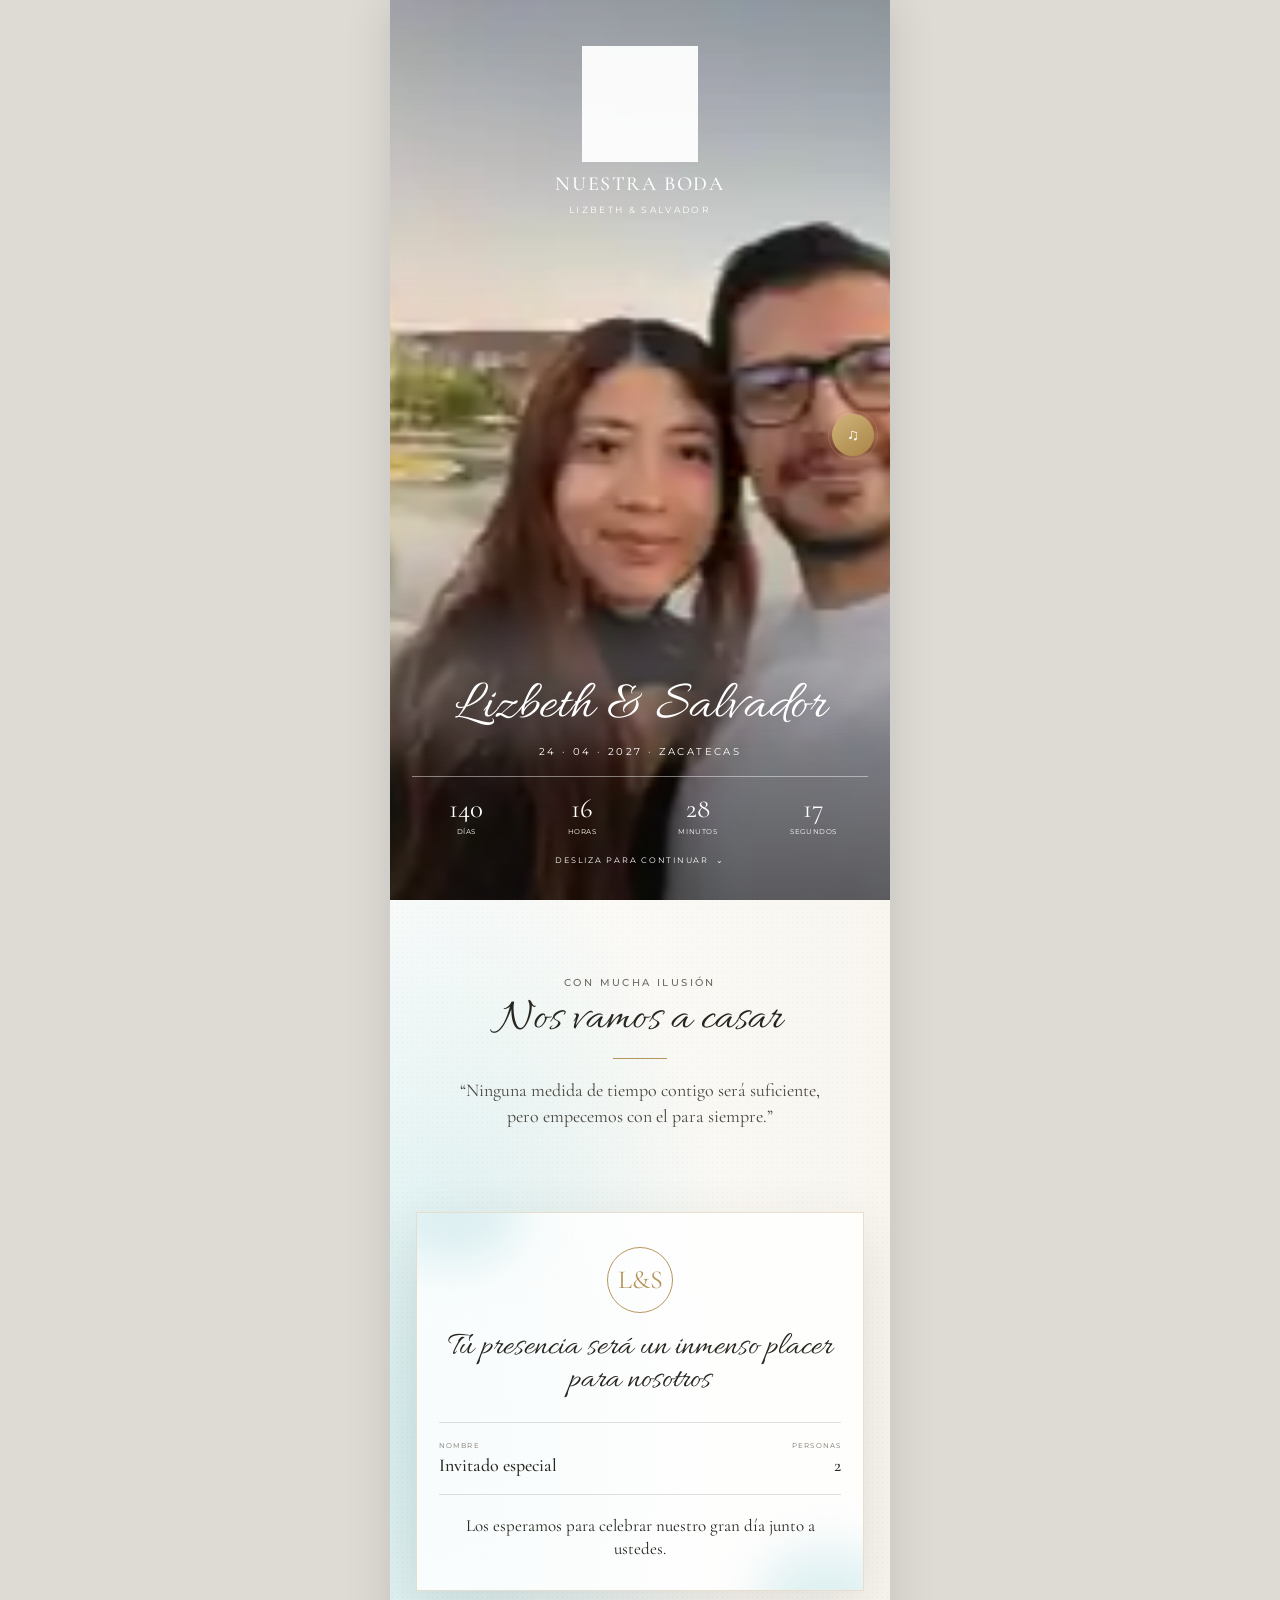
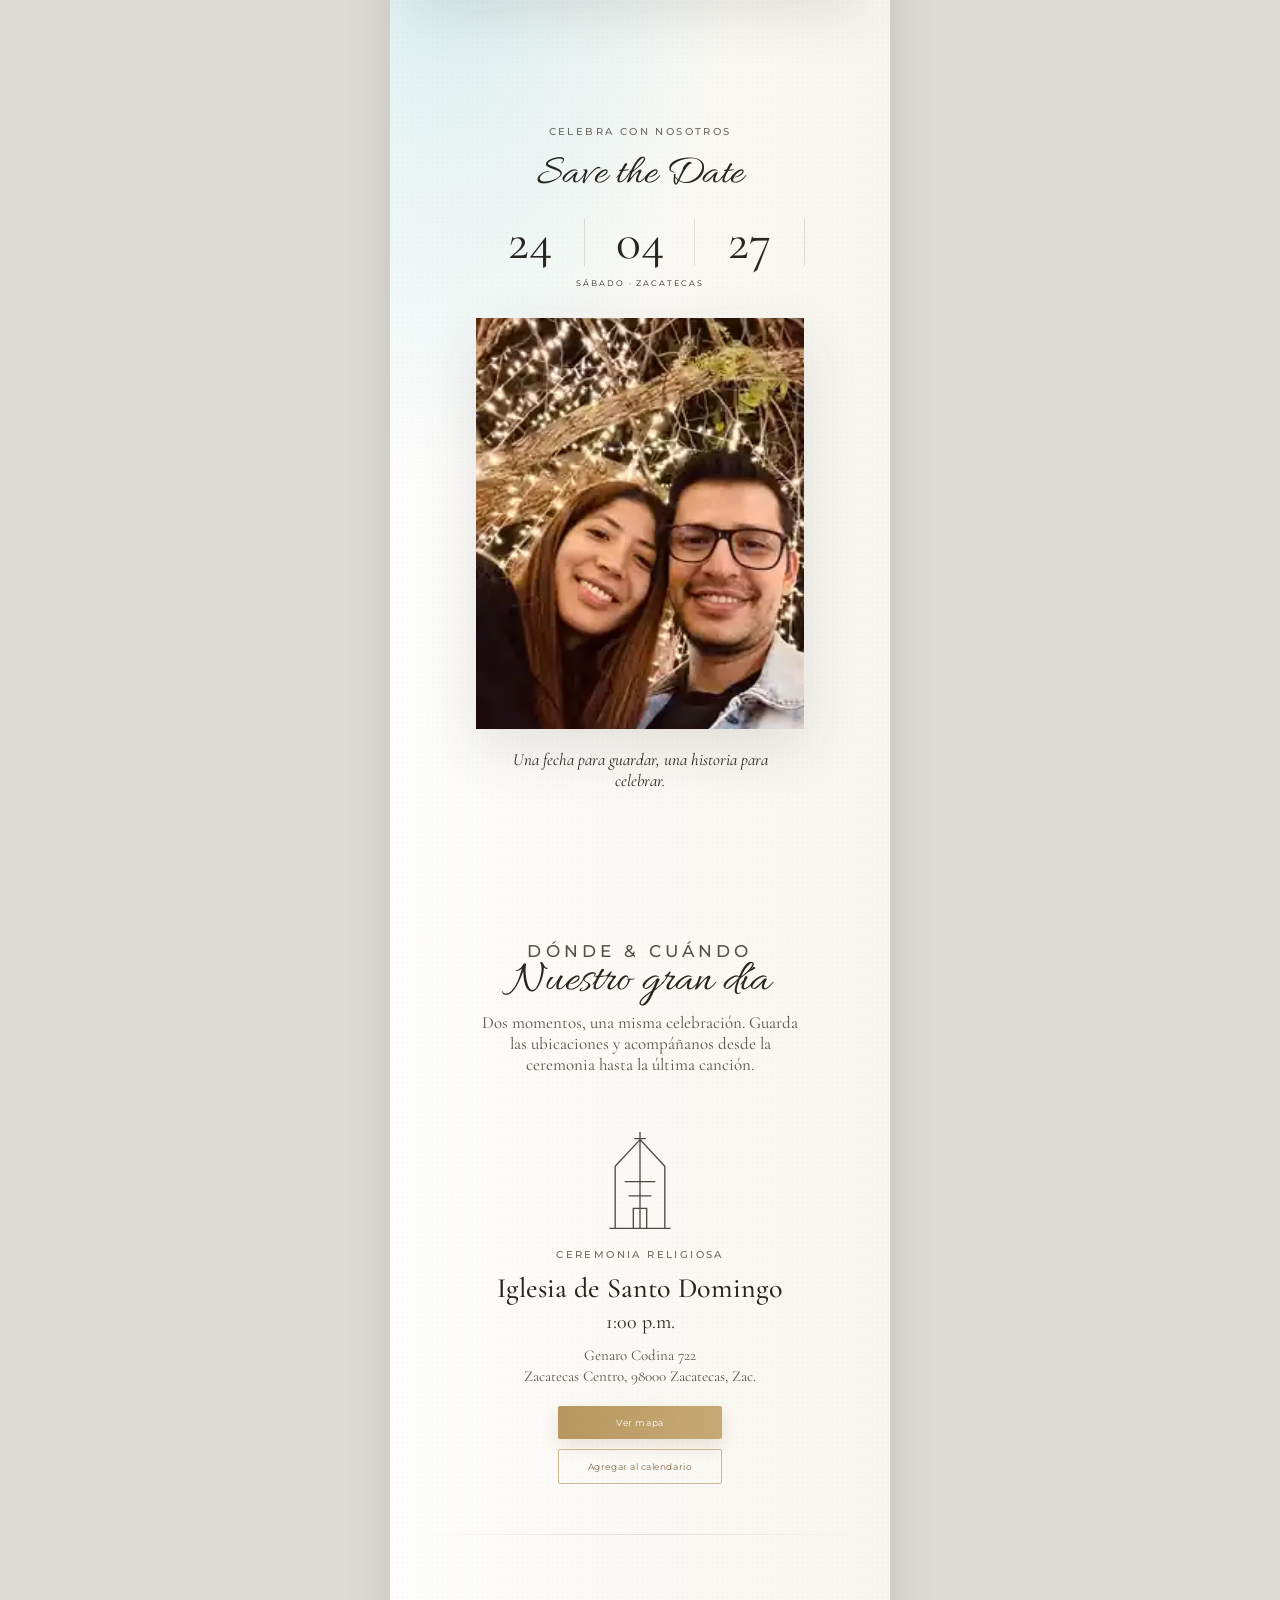
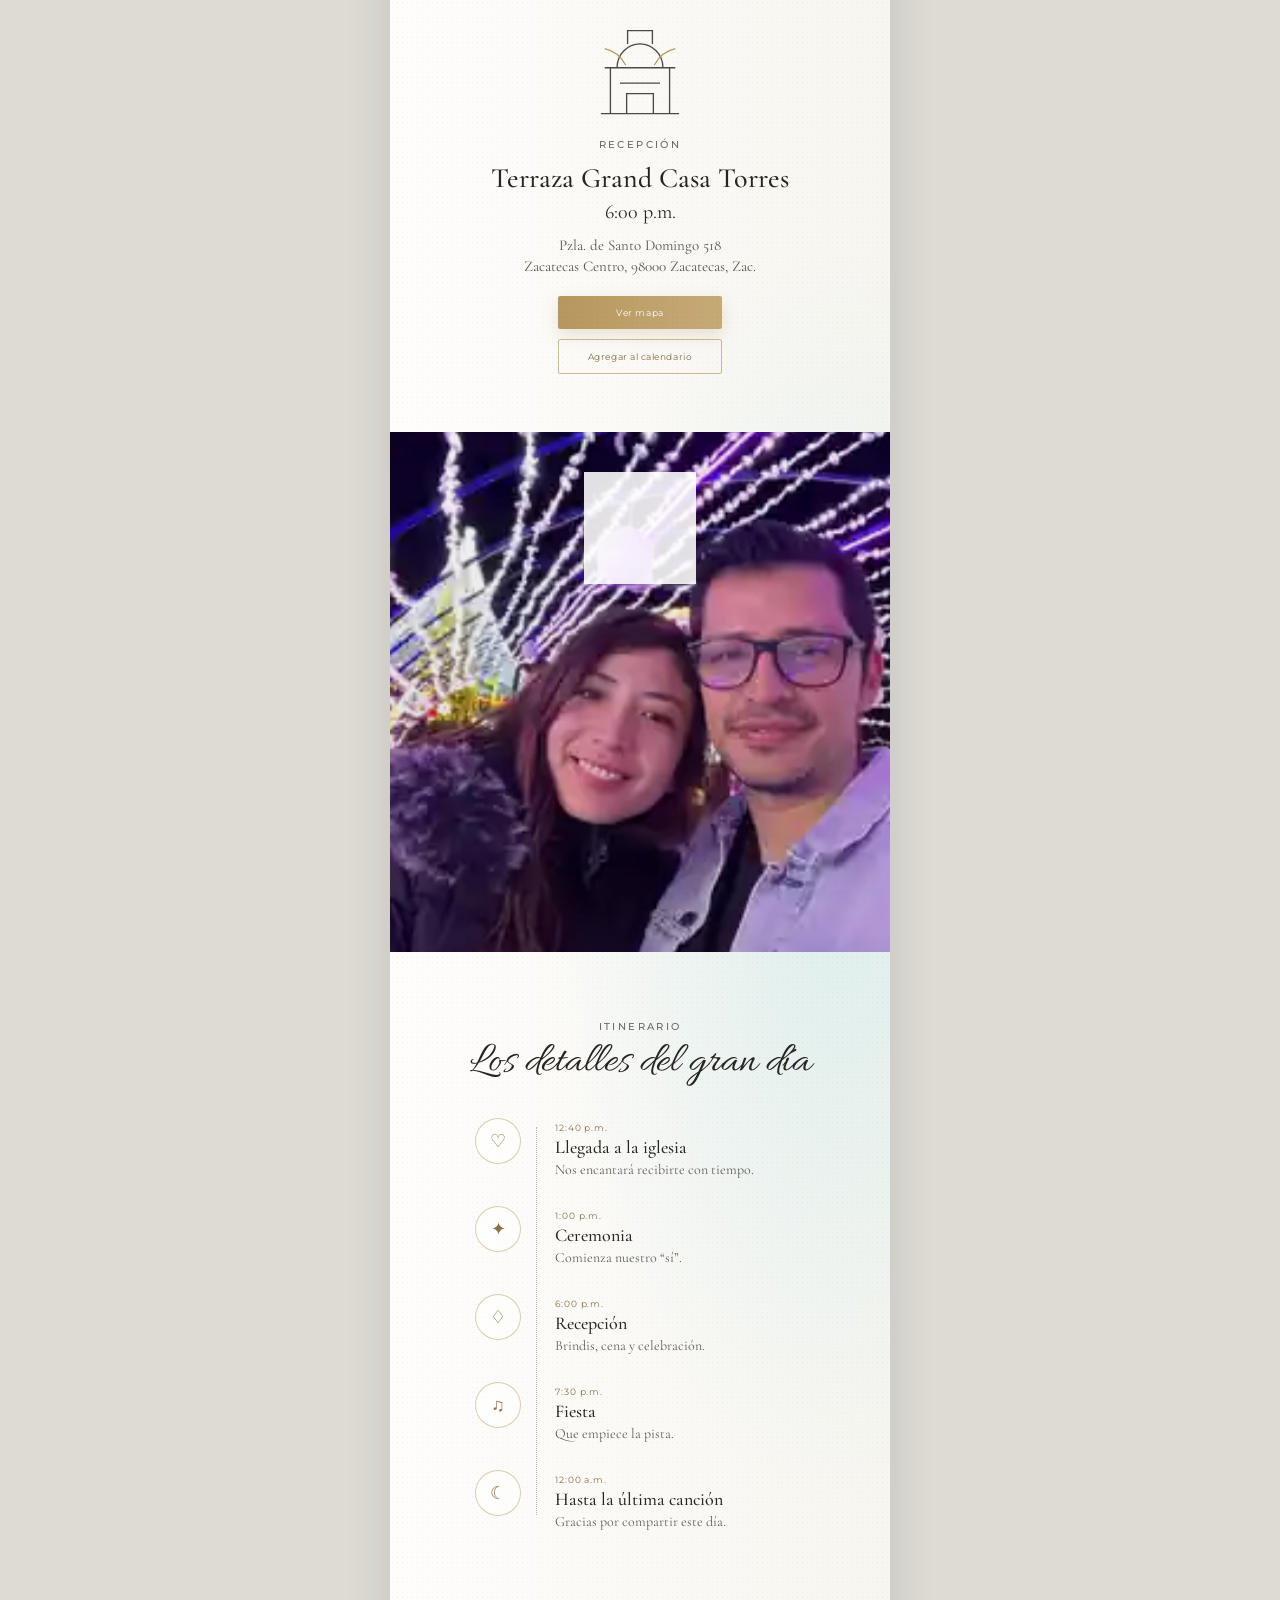
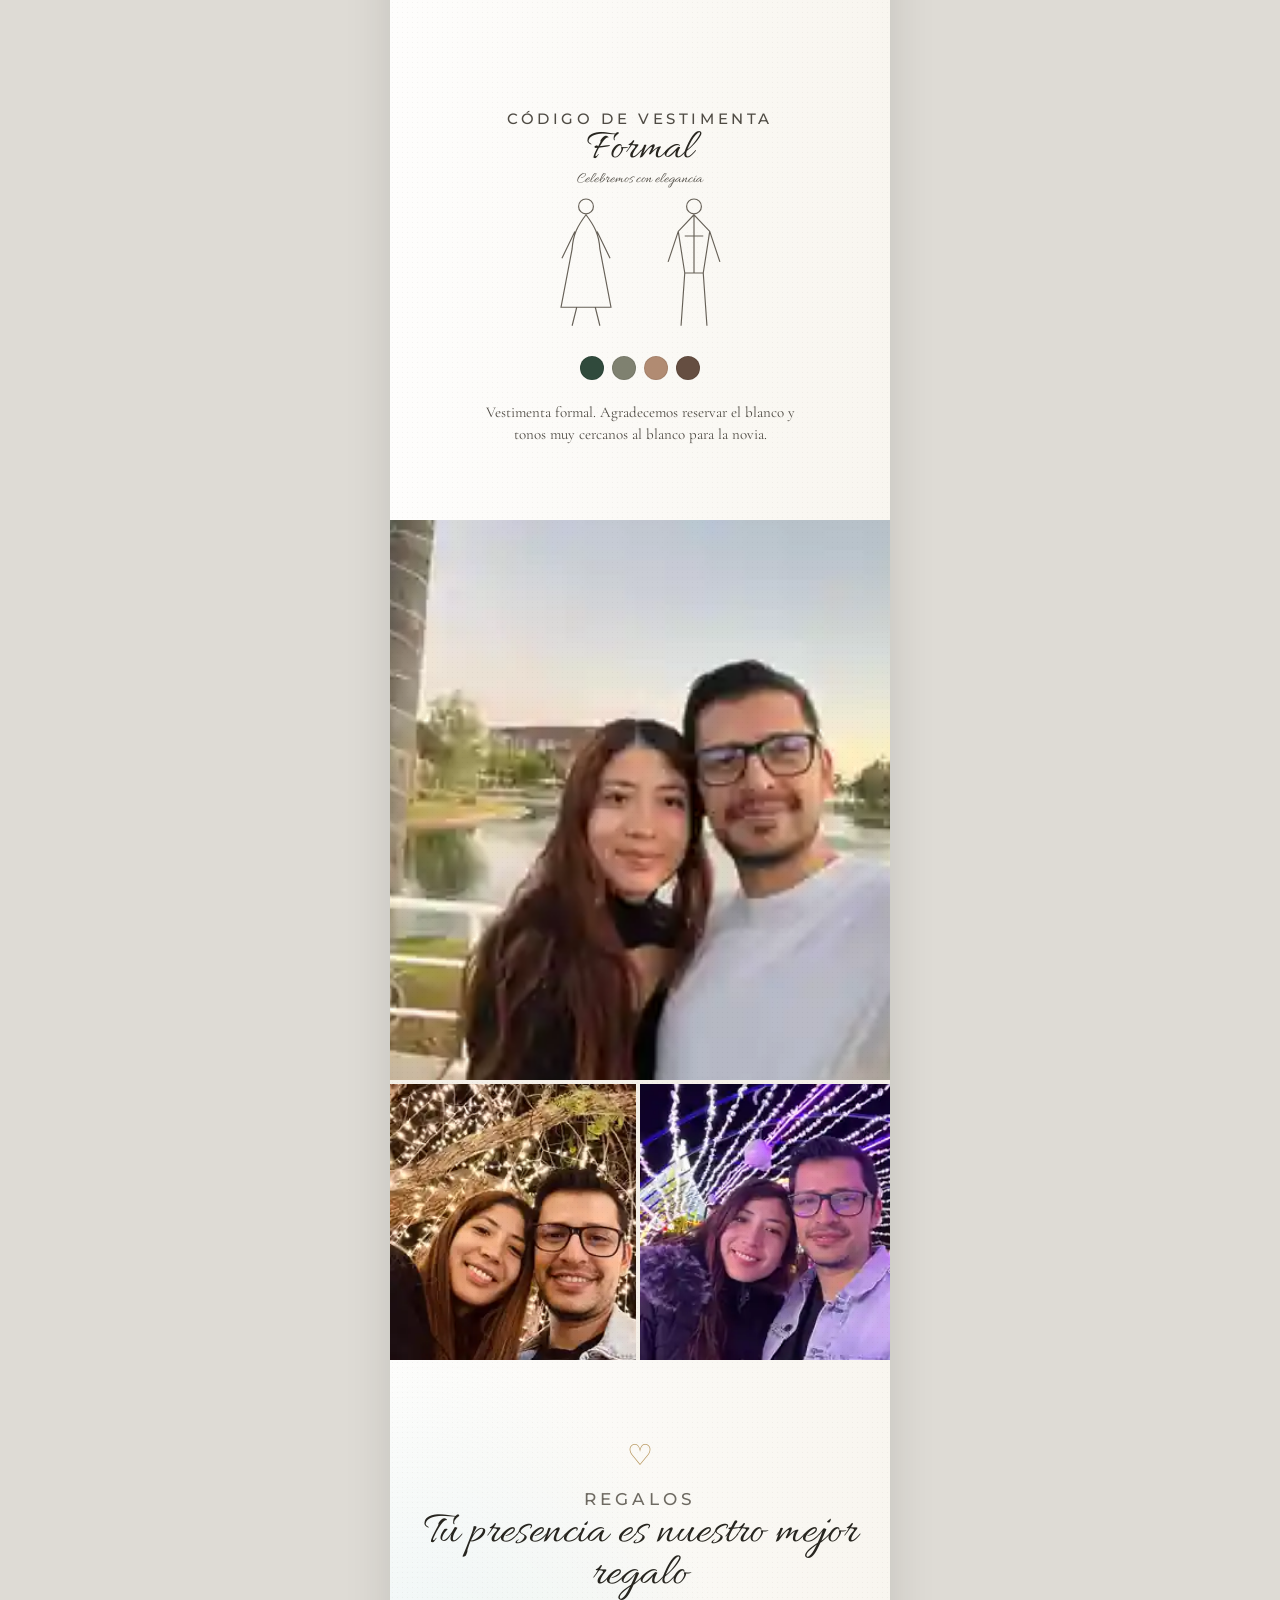
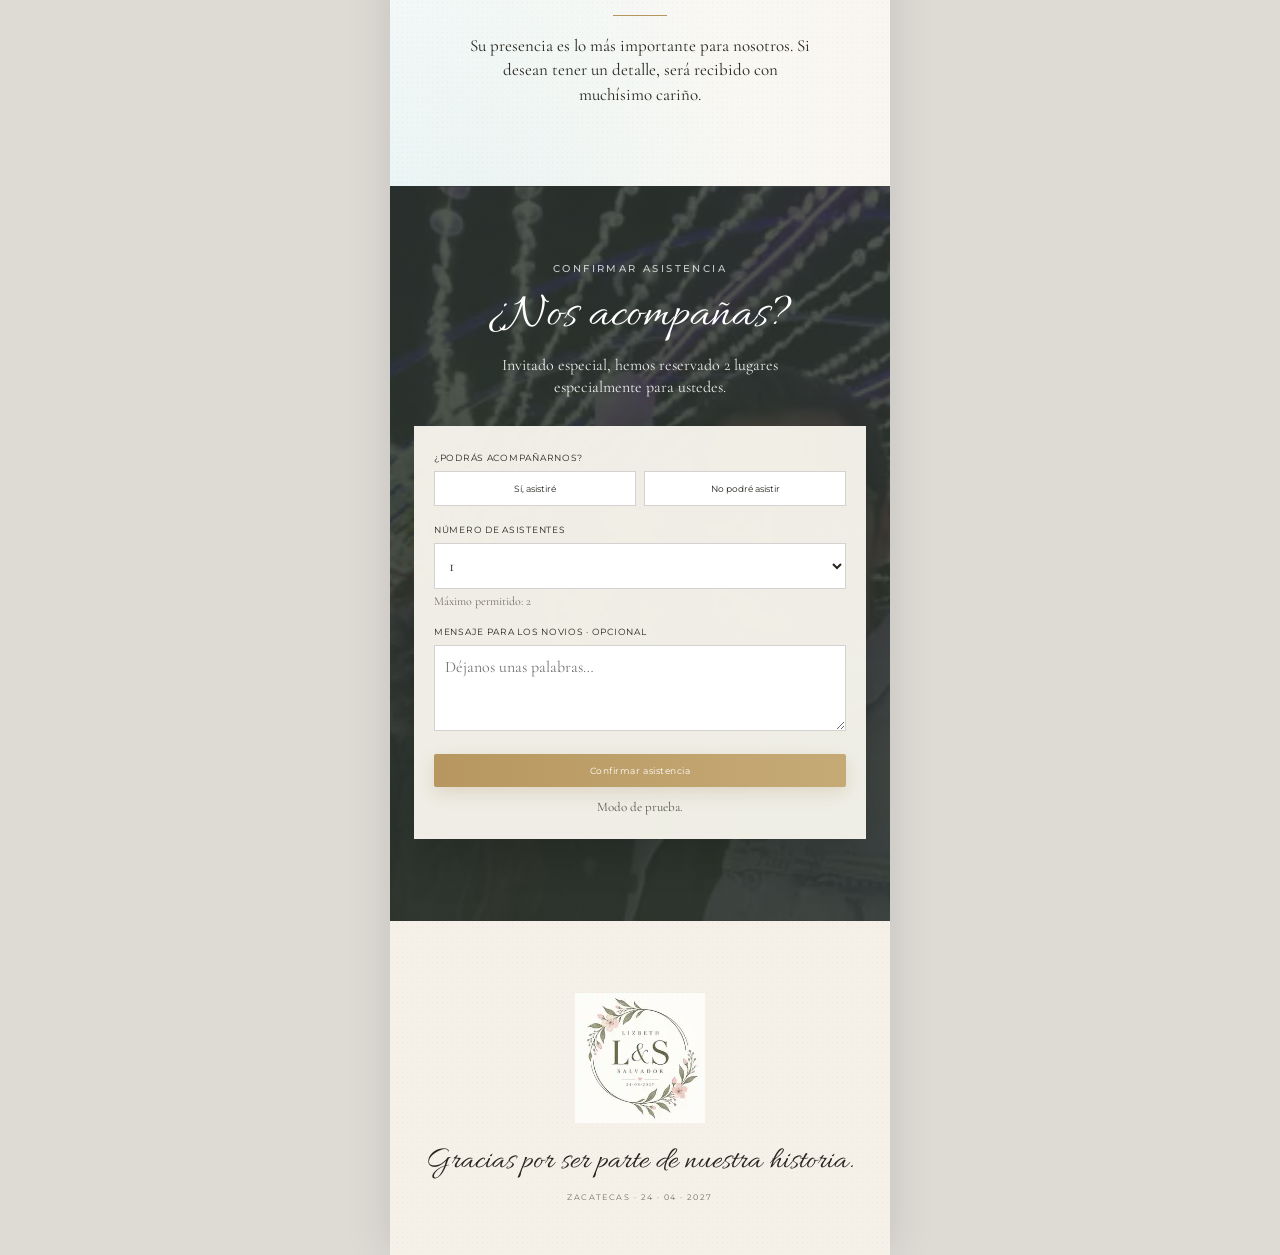
<file: rsvp-pro-preview.html>
<!doctype html>
<html lang="es">
<head>
<meta charset="utf-8">
<meta name="viewport" content="width=device-width,initial-scale=1,viewport-fit=cover">
<meta name="theme-color" content="#f7f4ee">
<title>Lizbeth & Salvador · Preview RSVP</title>
<link rel="preconnect" href="https://fonts.googleapis.com">
<link rel="preconnect" href="https://fonts.gstatic.com" crossorigin>
<link href="https://fonts.googleapis.com/css2?family=Allura&family=Cormorant+Garamond:ital,wght@0,400;0,500;0,600;1,400;1,500&family=Montserrat:wght@300;400;500;600&display=swap" rel="stylesheet">
<style>
:root{
  --ink:#27251f; --muted:#6d6961; --paper:#faf8f3; --paper2:#f4f0e8;
  --aqua:#dceff0; --aqua2:#cfe6e7; --gold:#b7965d; --gold2:#d0b57b;
  --line:rgba(73,68,58,.16); --shadow:0 20px 55px rgba(52,47,39,.12);
}
*{box-sizing:border-box}
html{scroll-behavior:smooth;background:#dedbd5}
body{margin:0;color:var(--ink);font-family:"Cormorant Garamond",Georgia,serif;background:#dedbd5;overflow-x:hidden}
button,a,select,textarea{font:inherit}
a{color:inherit}
.site{position:relative;width:min(100%,500px);margin:auto;min-height:100vh;background:var(--paper);box-shadow:0 0 44px rgba(0,0,0,.12);overflow:hidden}
.paper{position:relative;background:
 radial-gradient(90% 14% at 10% 8%,rgba(193,229,231,.70),transparent 68%),
 radial-gradient(80% 13% at 90% 47%,rgba(207,234,235,.65),transparent 72%),
 radial-gradient(110% 15% at 5% 88%,rgba(192,225,227,.48),transparent 70%),
 linear-gradient(90deg,rgba(255,255,255,.75),rgba(247,244,237,.6));
}
.paper:before{content:"";position:absolute;inset:0;pointer-events:none;opacity:.24;background-image:radial-gradient(rgba(65,58,46,.2) .45px,transparent .7px);background-size:5px 5px;mix-blend-mode:multiply}
.section{position:relative;padding:72px 28px;z-index:1}
.eyebrow{margin:0 0 10px;font-family:Montserrat,sans-serif;font-size:10px;letter-spacing:.24em;font-weight:500;text-transform:uppercase;color:#6e6a62}
.script{font-family:Allura,cursive;font-weight:400;line-height:.92;margin:0}
.serif{font-family:"Cormorant Garamond",serif}
.gold{color:var(--gold)}
.rule{width:54px;height:1px;background:var(--gold);margin:18px auto}
.music{position:fixed;z-index:40;right:max(14px,calc((100vw - 500px)/2 + 14px));top:46%;width:42px;height:42px;border:0;border-radius:50%;background:linear-gradient(145deg,var(--gold2),#a98345);color:white;box-shadow:0 7px 22px rgba(138,105,55,.28);display:grid;place-items:center;cursor:pointer;transition:.3s transform,.3s box-shadow}
.music:before{content:"";position:absolute;inset:-4px;border:1px solid rgba(183,150,93,.38);border-radius:50%;animation:ring 2.5s ease-in-out infinite}
.music:hover,.music:active{transform:scale(1.08)}
.music.playing span{animation:spin 5s linear infinite}
@keyframes ring{0%,100%{transform:scale(.95);opacity:.9}50%{transform:scale(1.15);opacity:.2}}
@keyframes spin{to{transform:rotate(360deg)}}

.hero{position:relative;min-height:100svh;display:flex;flex-direction:column;justify-content:space-between;color:white;overflow:hidden;background:#7f867e}
.hero__photo{position:absolute;inset:0;width:100%;height:100%;object-fit:cover;object-position:center;transform:scale(1.08);animation:heroZoom 8s cubic-bezier(.16,.75,.27,1) forwards}
.hero:after{content:"";position:absolute;inset:0;background:linear-gradient(180deg,rgba(18,18,16,.25),rgba(20,18,14,.04) 34%,rgba(17,16,12,.05) 55%,rgba(16,14,10,.55));z-index:1}
.hero__wash{position:absolute;z-index:2;left:-12%;right:-12%;bottom:19%;height:110px;background:rgba(243,247,243,.22);filter:blur(25px);transform:rotate(-4deg)}
.hero__top{position:relative;z-index:3;padding:46px 24px 0;text-align:center;opacity:0;animation:heroIn .9s .12s ease forwards}
.hero__logo{width:116px;height:auto;filter:brightness(0) invert(1);opacity:.94;margin:0 auto 10px;display:block}
.hero__fallback{font-size:54px;line-height:1;color:#fff;margin-bottom:8px;display:none}
.hero__top h1{font-size:20px;letter-spacing:.08em;font-weight:500;margin:0;text-transform:uppercase}
.hero__top p{font-family:Montserrat,sans-serif;font-size:9px;letter-spacing:.26em;margin:8px 0 0;text-transform:uppercase}
.hero__bottom{position:relative;z-index:3;text-align:center;padding:0 22px 32px;opacity:0;animation:heroIn 1s .42s ease forwards}
.hero__names{font-family:Allura,cursive;font-size:55px;line-height:.92;margin:0;text-shadow:0 2px 20px rgba(0,0,0,.25)}
.hero__date{font-family:Montserrat,sans-serif;font-size:10px;letter-spacing:.24em;margin:12px 0 18px}
.countdown{display:grid;grid-template-columns:repeat(4,1fr);gap:7px;border-top:1px solid rgba(255,255,255,.45);padding-top:15px}
.countdown div{min-width:0}.countdown strong{display:block;font-size:27px;font-weight:400}.countdown span{display:block;font-family:Montserrat,sans-serif;font-size:7px;letter-spacing:.08em;text-transform:uppercase;margin-top:2px}
.hero__scroll{display:inline-flex;margin-top:19px;align-items:center;gap:7px;font-family:Montserrat,sans-serif;font-size:8px;letter-spacing:.22em;text-decoration:none;text-transform:uppercase;color:white}
.hero__scroll i{font-style:normal;animation:bob 1.8s ease-in-out infinite}
@keyframes heroZoom{to{transform:scale(1.01)}}
@keyframes heroIn{from{opacity:0;transform:translateY(22px)}to{opacity:1;transform:none}}
@keyframes bob{50%{transform:translateY(5px)}}

.intro{text-align:center;padding-top:76px;padding-bottom:54px}
.intro h2{font-size:45px;margin:4px 0 14px}
.intro .quote{font-size:18px;line-height:1.45;max-width:360px;margin:0 auto;color:#49463f}

.pass{padding:28px 26px 72px;text-align:center}
.pass__card{position:relative;background:rgba(255,255,255,.83);border:1px solid rgba(183,150,93,.3);box-shadow:var(--shadow);padding:34px 22px 30px;overflow:hidden}
.pass__card:before,.pass__card:after{content:"";position:absolute;width:140px;height:100px;background:rgba(198,230,232,.58);filter:blur(24px);border-radius:50%}
.pass__card:before{top:-48px;left:-34px}.pass__card:after{right:-34px;bottom:-58px}
.pass__seal{position:relative;z-index:1;width:66px;height:66px;margin:0 auto 18px;border:1px solid var(--gold);border-radius:50%;display:grid;place-items:center;font-size:26px;color:var(--gold)}
.pass__lead{position:relative;z-index:1;font-family:Allura,cursive;font-size:33px;line-height:1;margin:0 0 25px}
.pass__grid{position:relative;z-index:1;display:grid;grid-template-columns:1fr auto;gap:14px;text-align:left;border-top:1px solid var(--line);border-bottom:1px solid var(--line);padding:18px 0}
.pass__grid small{display:block;font-family:Montserrat,sans-serif;font-size:7px;letter-spacing:.16em;text-transform:uppercase;color:#777167;margin-bottom:4px}
.pass__grid b{font-weight:500;font-size:18px}.pass__grid .seat{text-align:right;min-width:76px}
.pass__message{position:relative;z-index:1;font-size:17px;line-height:1.35;margin:20px 0 0}

.save{text-align:center;padding-top:62px;padding-bottom:68px}
.save h2{font-family:Allura,cursive;font-size:42px;margin:0 0 4px;font-weight:400}
.save__date{display:grid;grid-template-columns:repeat(3,1fr);align-items:center;max-width:330px;margin:18px auto 8px}
.save__date span{font-size:52px;line-height:.9;border-right:1px solid var(--line);font-weight:400}.save__date span:last-child{border:0}
.save__date small{grid-column:1/-1;font-family:Montserrat,sans-serif;font-size:8px;letter-spacing:.24em;margin-top:12px;text-transform:uppercase}
.save__photo{position:relative;width:74%;margin:30px auto 0;aspect-ratio:4/5;overflow:hidden;box-shadow:var(--shadow)}
.save__photo img{width:100%;height:100%;object-fit:cover;transform:scale(1.08);transition:transform 1.7s cubic-bezier(.2,.7,.2,1)}
.visible .save__photo img,.save__photo.visible img{transform:scale(1)}
.save__quote{font-style:italic;font-size:17px;max-width:300px;margin:20px auto 0}

.heading{text-align:center;padding-bottom:28px}
.heading h2{font-size:45px;margin:0}
.heading p{font-size:17px;color:#565149;margin:10px auto 0;max-width:330px}

.venue{padding:28px 25px 58px;text-align:center}
.venue__art{width:116px;height:105px;margin:0 auto 12px;display:block;color:#4c4a45}
.venue h3{font-size:28px;margin:2px 0 5px;font-weight:500}.venue__time{font-size:20px;margin:0 0 11px}.venue__address{font-size:15px;line-height:1.4;color:#57534c;margin:0 auto 19px;max-width:330px}
.btn{display:inline-flex;align-items:center;justify-content:center;min-width:164px;border:0;background:linear-gradient(90deg,#b7975f,#c6aa76,#b7975f);background-size:200% 100%;color:white;text-decoration:none;padding:11px 18px;font-family:Montserrat,sans-serif;font-size:9px;letter-spacing:.06em;border-radius:2px;box-shadow:0 6px 17px rgba(142,109,57,.18);transition:.25s transform,.25s box-shadow;animation:shine 6s linear infinite}
.btn:active{transform:translateY(1px) scale(.99)}
@keyframes shine{to{background-position:200% 0}}
.btn.secondary{background:transparent;border:1px solid rgba(183,150,93,.65);color:#806944;box-shadow:none;margin-top:10px}
.venue__divider{height:1px;background:linear-gradient(90deg,transparent,var(--line),transparent);margin:50px 0 0}

.photo-break{position:relative;height:520px;overflow:hidden;background:#777}
.photo-break img{width:100%;height:115%;object-fit:cover;position:absolute;top:-7%;left:0;will-change:transform}
.photo-break:after{content:"";position:absolute;inset:0;background:linear-gradient(180deg,rgba(0,0,0,.04),rgba(0,0,0,.12))}
.photo-break__mark{position:absolute;z-index:2;top:40px;left:0;right:0;text-align:center;color:white}
.photo-break__mark img{position:static;width:112px;height:auto;filter:brightness(0) invert(1);opacity:.88}

.itinerary{padding-top:68px;padding-bottom:78px}
.itinerary h2{text-align:center;font-size:43px;margin:0}.itinerary>.eyebrow{text-align:center}
.timeline{position:relative;margin:35px auto 0;max-width:330px}.timeline:before{content:"";position:absolute;left:61px;top:9px;bottom:15px;border-left:1px dotted rgba(69,65,58,.38)}
.stop{display:grid;grid-template-columns:46px 1fr;gap:34px;align-items:start;position:relative;margin-bottom:28px}
.stop__icon{width:46px;height:46px;border:1px solid rgba(183,150,93,.48);border-radius:50%;display:grid;place-items:center;background:rgba(255,255,255,.55);font-size:18px;color:#8a7046}.stop__copy{padding-top:4px}.stop time{display:block;font-family:Montserrat,sans-serif;font-size:9px;letter-spacing:.1em;color:#8a7046}.stop b{display:block;font-size:18px;font-weight:500;margin-top:3px}.stop p{margin:3px 0 0;color:#625e56;font-size:14px}

.dress{text-align:center;padding-top:72px;padding-bottom:75px}
.dress h2{font-size:43px;margin:0}.dress__subtitle{font-family:Allura,cursive;font-size:30px;margin:2px 0 28px}.dress__figures{display:flex;justify-content:center;gap:34px;margin:0 auto 25px}
.figure{width:74px;height:140px;position:relative}.figure svg{width:100%;height:100%;stroke:#666057;fill:none;stroke-width:1.25}.dress p{font-size:15px;line-height:1.45;max-width:335px;margin:0 auto;color:#4f4b44}.palette{display:flex;justify-content:center;gap:8px;margin:22px 0}.palette i{width:24px;height:24px;border-radius:50%;border:1px solid rgba(0,0,0,.08)}.palette i:nth-child(1){background:#304a3c}.palette i:nth-child(2){background:#7f8170}.palette i:nth-child(3){background:#b18b72}.palette i:nth-child(4){background:#654e41}

.gallery{padding:0;background:#f4f0e8}.gallery figure{margin:0;overflow:hidden}.gallery img{display:block;width:100%;height:100%;object-fit:cover}.gallery__hero{height:560px}.gallery__duo{display:grid;grid-template-columns:1fr 1fr;height:280px}.gallery__duo figure:first-child{border-right:4px solid #f4f0e8}.gallery__duo figure{border-top:4px solid #f4f0e8}

.gifts{text-align:center;padding:78px 28px}.gifts h2{font-size:46px;margin:0 0 10px}.gifts p{max-width:340px;margin:0 auto;font-size:17px;line-height:1.45}.gift-icon{font-size:29px;color:var(--gold);margin-bottom:14px}

.rsvp{position:relative;color:white;background:linear-gradient(rgba(46,56,45,.84),rgba(46,56,45,.9)),url('https://solopezz.github.io/Lizbeth-Salvador/assets/foto-final.webp') center/cover;padding:76px 24px 82px;text-align:center}
.rsvp h2{font-family:Allura,cursive;font-size:49px;font-weight:400;margin:0 0 8px}.rsvp__lead{font-size:16px;line-height:1.4;margin:0 auto 28px;max-width:350px;color:rgba(255,255,255,.9)}
.rsvp__panel{background:rgba(247,245,237,.96);color:var(--ink);padding:26px 20px 22px;text-align:left;box-shadow:0 18px 45px rgba(0,0,0,.18)}
.field{margin-bottom:18px}.field>label{display:block;font-family:Montserrat,sans-serif;font-size:9px;letter-spacing:.08em;text-transform:uppercase;margin-bottom:8px}.choices{display:grid;grid-template-columns:1fr 1fr;gap:8px}.choice{position:relative}.choice input{position:absolute;opacity:0}.choice span{display:block;border:1px solid rgba(82,78,70,.25);padding:11px 8px;text-align:center;font-family:Montserrat,sans-serif;font-size:9px;background:white}.choice input:checked+span{border-color:var(--gold);background:#f4ede0;color:#715b38}
select,textarea{width:100%;border:1px solid rgba(82,78,70,.25);background:white;padding:11px 10px;color:var(--ink);border-radius:0;outline:none}textarea{resize:vertical;min-height:86px}.help{font-size:12px;color:#777167;margin-top:5px}.submit{width:100%;cursor:pointer}.form-message{min-height:18px;margin:12px 0 0;font-size:13px;line-height:1.35;text-align:center;color:#5f594f}

.footer{text-align:center;padding:72px 26px 50px;background:#f5f1e8}.footer img{width:130px;height:auto;opacity:.85}.footer p{font-family:Allura,cursive;font-size:31px;margin:14px 0 4px}.footer small{font-family:Montserrat,sans-serif;font-size:8px;letter-spacing:.18em;color:#777268}

.anim{opacity:1;transform:none;filter:none;transition:opacity .95s cubic-bezier(.2,.72,.2,1),transform .95s cubic-bezier(.2,.72,.2,1),filter .95s ease}
.anim.anim-ready{opacity:0;transform:translateY(30px);filter:blur(4px)}
.anim.anim-ready[data-anim="left"]{transform:translateX(-36px)}.anim.anim-ready[data-anim="right"]{transform:translateX(36px)}.anim.anim-ready[data-anim="zoom"]{transform:scale(.94)}
.anim.anim-ready.visible{opacity:1;transform:none;filter:none}.stagger>*{opacity:1;transform:none;transition:opacity .7s ease,transform .7s ease}.stagger.anim-ready>*{opacity:0;transform:translateY(14px)}.stagger.anim-ready.visible>*{opacity:1;transform:none}.stagger.anim-ready.visible>*:nth-child(2){transition-delay:.08s}.stagger.anim-ready.visible>*:nth-child(3){transition-delay:.16s}.stagger.anim-ready.visible>*:nth-child(4){transition-delay:.24s}.stagger.anim-ready.visible>*:nth-child(5){transition-delay:.32s}
@media (prefers-reduced-motion:reduce){*{scroll-behavior:auto!important;animation:none!important;transition:none!important}.anim,.stagger>*{opacity:1!important;transform:none!important;filter:none!important}}
@media (min-width:700px){.music{right:calc((100vw - 500px)/2 + 16px)}}
</style>
</head>
<body>
<button class="music" id="musicButton" type="button" aria-label="Música"><span>♫</span></button>
<div class="site">
  <header class="hero" id="top">
    <img class="hero__photo" src="https://solopezz.github.io/Lizbeth-Salvador/assets/foto-portada.webp" alt="Lizbeth y Salvador">
    <div class="hero__wash"></div>
    <div class="hero__top">
      <img class="hero__logo" src="https://solopezz.github.io/Lizbeth-Salvador/assets/logo.webp" alt="Lizbeth y Salvador" onerror="this.style.display='none';this.nextElementSibling.style.display='block'">
      <div class="hero__fallback script">L&S</div>
      <h1>Nuestra boda</h1>
      <p>Lizbeth & Salvador</p>
    </div>
    <div class="hero__bottom">
      <p class="hero__names">Lizbeth & Salvador</p>
      <p class="hero__date">24 · 04 · 2027 · ZACATECAS</p>
      <div class="countdown" aria-live="polite">
        <div><strong id="days">--</strong><span>Días</span></div>
        <div><strong id="hours">--</strong><span>Horas</span></div>
        <div><strong id="minutes">--</strong><span>Minutos</span></div>
        <div><strong id="seconds">--</strong><span>Segundos</span></div>
      </div>
      <a class="hero__scroll" href="#pass">Desliza para continuar <i>⌄</i></a>
    </div>
  </header>

  <main class="paper">
    <section class="section intro anim" data-anim="zoom">
      <p class="eyebrow">Con mucha ilusión</p>
      <h2 class="script">Nos vamos a casar</h2>
      <div class="rule"></div>
      <p class="quote">“Ninguna medida de tiempo contigo será suficiente, pero empecemos con el para siempre.”</p>
    </section>

    <section class="pass" id="pass">
      <div class="pass__card anim" data-anim="zoom">
        <div class="pass__seal">L&S</div>
        <p class="pass__lead">Tu presencia será un inmenso placer para nosotros</p>
        <div class="pass__grid">
          <div><small>Nombre</small><b id="guestName">Invitado especial</b></div>
          <div class="seat"><small>Personas</small><b id="guestSeats">2</b></div>
        </div>
        <p class="pass__message">Los esperamos para celebrar nuestro gran día junto a ustedes.</p>
      </div>
    </section>

    <section class="section save anim stagger">
      <p class="eyebrow">Celebra con nosotros</p>
      <h2>Save the Date</h2>
      <div class="save__date"><span>24</span><span>04</span><span>27</span><small>Sábado · Zacatecas</small></div>
      <div class="save__photo"><img src="https://solopezz.github.io/Lizbeth-Salvador/assets/foto-luces.webp" alt="Lizbeth y Salvador"></div>
      <p class="save__quote">Una fecha para guardar, una historia para celebrar.</p>
    </section>

    <section class="section heading anim" id="lugares">
      <p class="eyebrow">Dónde & cuándo</p>
      <h2 class="script">Nuestro gran día</h2>
      <p>Dos momentos, una misma celebración. Guarda las ubicaciones y acompáñanos desde la ceremonia hasta la última canción.</p>
    </section>

    <section class="venue anim" data-anim="left">
      <svg class="venue__art" viewBox="0 0 120 110" aria-hidden="true"><path d="M60 9 34 37v65h52V37L60 9Zm0 0v93M44 53h32M48 68h24M53 102V81h14v21M28 102h64M60 1v18M54 8h12" fill="none" stroke="currentColor" stroke-width="1.4"/></svg>
      <p class="eyebrow">Ceremonia religiosa</p>
      <h3>Iglesia de Santo Domingo</h3>
      <p class="venue__time">1:00 p.m.</p>
      <p class="venue__address">Genaro Codina 722<br>Zacatecas Centro, 98000 Zacatecas, Zac.</p>
      <a class="btn" href="https://www.google.com/maps/search/?api=1&query=Iglesia+de+Santo+Domingo%2C+Genaro+Codina+722%2C+Zacatecas+Centro%2C+98000+Zacatecas%2C+Zac." target="_blank" rel="noopener">Ver mapa</a><br>
      <button class="btn secondary calendar" type="button" data-title="Ceremonia · Lizbeth & Salvador" data-start="20270424T190000Z" data-end="20270424T203000Z" data-location="Iglesia de Santo Domingo, Zacatecas">Agregar al calendario</button>
      <div class="venue__divider"></div>
    </section>

    <section class="venue anim" data-anim="right">
      <svg class="venue__art" viewBox="0 0 120 110" aria-hidden="true"><path d="M19 97h82M29 97V49h62v48M36 49c0-14 11-25 24-25s24 11 24 25M47 24V10h26v14M39 65h42M46 97V76h28v21M23 49h74" fill="none" stroke="currentColor" stroke-width="1.4"/><path d="M23 29c9 2 17 8 22 17M97 29c-9 2-17 8-22 17" fill="none" stroke="#b7965d" stroke-width="1.2"/></svg>
      <p class="eyebrow">Recepción</p>
      <h3>Terraza Grand Casa Torres</h3>
      <p class="venue__time">6:00 p.m.</p>
      <p class="venue__address">Pzla. de Santo Domingo 518<br>Zacatecas Centro, 98000 Zacatecas, Zac.</p>
      <a class="btn" href="https://www.google.com/maps/search/?api=1&query=Grand+Casa+Torres%2C+Pzla.+de+Santo+Domingo+518%2C+Zacatecas+Centro%2C+98000+Zacatecas%2C+Zac." target="_blank" rel="noopener">Ver mapa</a><br>
      <button class="btn secondary calendar" type="button" data-title="Recepción · Lizbeth & Salvador" data-start="20270425T000000Z" data-end="20270425T060000Z" data-location="Terraza Grand Casa Torres, Zacatecas">Agregar al calendario</button>
    </section>

    <section class="photo-break" aria-hidden="true">
      <img class="parallax" src="https://solopezz.github.io/Lizbeth-Salvador/assets/foto-final.webp" alt="">
      <div class="photo-break__mark"><img src="https://solopezz.github.io/Lizbeth-Salvador/assets/logo.webp" alt=""></div>
    </section>

    <section class="section itinerary anim">
      <p class="eyebrow">Itinerario</p>
      <h2 class="script">Los detalles del gran día</h2>
      <div class="timeline stagger">
        <div class="stop"><div class="stop__icon">♡</div><div class="stop__copy"><time>12:40 p.m.</time><b>Llegada a la iglesia</b><p>Nos encantará recibirte con tiempo.</p></div></div>
        <div class="stop"><div class="stop__icon">✦</div><div class="stop__copy"><time>1:00 p.m.</time><b>Ceremonia</b><p>Comienza nuestro “sí”.</p></div></div>
        <div class="stop"><div class="stop__icon">♢</div><div class="stop__copy"><time>6:00 p.m.</time><b>Recepción</b><p>Brindis, cena y celebración.</p></div></div>
        <div class="stop"><div class="stop__icon">♫</div><div class="stop__copy"><time>7:30 p.m.</time><b>Fiesta</b><p>Que empiece la pista.</p></div></div>
        <div class="stop"><div class="stop__icon">☾</div><div class="stop__copy"><time>12:00 a.m.</time><b>Hasta la última canción</b><p>Gracias por compartir este día.</p></div></div>
      </div>
    </section>

    <section class="section dress anim" data-anim="zoom">
      <p class="eyebrow">Código de vestimenta</p>
      <h2 class="script">Formal</h2>
      <p class="dress__subtitle">Celebremos con elegancia</p>
      <div class="dress__figures">
        <div class="figure"><svg viewBox="0 0 80 150"><circle cx="40" cy="16" r="8"/><path d="M40 25c-9 12-14 21-15 37l-12 63h54L55 62c-1-16-6-25-15-37ZM28 43l-14 29M52 43l14 29M30 125l-5 20M50 125l5 20"/></svg></div>
        <div class="figure"><svg viewBox="0 0 80 150"><circle cx="40" cy="16" r="8"/><path d="M40 25 23 43l7 45h20l7-45-17-18ZM23 43 12 76M57 43l11 33M30 88l-4 57M50 88l4 57M30 48h20M40 25v63"/></svg></div>
      </div>
      <div class="palette"><i></i><i></i><i></i><i></i></div>
      <p>Vestimenta formal. Agradecemos reservar el blanco y tonos muy cercanos al blanco para la novia.</p>
    </section>

    <section class="gallery anim" data-anim="zoom">
      <figure class="gallery__hero"><img src="https://solopezz.github.io/Lizbeth-Salvador/assets/foto-portada.webp" alt="Lizbeth y Salvador"></figure>
      <div class="gallery__duo">
        <figure><img src="https://solopezz.github.io/Lizbeth-Salvador/assets/foto-luces.webp" alt="Lizbeth y Salvador"></figure>
        <figure><img src="https://solopezz.github.io/Lizbeth-Salvador/assets/foto-final.webp" alt="Lizbeth y Salvador"></figure>
      </div>
    </section>

    <section class="section gifts anim">
      <div class="gift-icon">♡</div>
      <p class="eyebrow">Regalos</p>
      <h2 class="script">Tu presencia es nuestro mejor regalo</h2>
      <div class="rule"></div>
      <p>Su presencia es lo más importante para nosotros. Si desean tener un detalle, será recibido con muchísimo cariño.</p>
    </section>

    <section class="rsvp" id="rsvp">
      <div class="anim" data-anim="zoom">
        <p class="eyebrow" style="color:rgba(255,255,255,.75)">Confirmar asistencia</p>
        <h2>¿Nos acompañas?</h2>
        <p class="rsvp__lead" id="guestGreeting">Estamos cargando los datos de tu invitación…</p>
        <form class="rsvp__panel" id="rsvpForm">
          <div class="field"><label>¿Podrás acompañarnos?</label><div class="choices"><label class="choice"><input type="radio" name="status" value="Confirmado" required><span>Sí, asistiré</span></label><label class="choice"><input type="radio" name="status" value="No asistirá" required><span>No podré asistir</span></label></div></div>
          <div class="field" id="attendanceField"><label for="attendees">Número de asistentes</label><select id="attendees" name="attendees"></select><div class="help" id="spotsHelp"></div></div>
          <div class="field"><label for="message">Mensaje para los novios · opcional</label><textarea id="message" name="message" maxlength="300" placeholder="Déjanos unas palabras…"></textarea></div>
          <button class="btn submit" id="submitButton" type="submit">Confirmar asistencia</button>
          <p class="form-message" id="formMessage" role="status"></p>
        </form>
      </div>
    </section>

    <footer class="footer anim">
      <img src="https://solopezz.github.io/Lizbeth-Salvador/assets/logo.webp" alt="Lizbeth y Salvador">
      <p>Gracias por ser parte de nuestra historia.</p>
      <small>ZACATECAS · 24 · 04 · 2027</small>
    </footer>
  </main>
</div>
<script>
const CONFIG={
  weddingDate:'2027-04-24T13:00:00-06:00',
  apiUrl:'https://script.google.com/macros/s/AKfycbw0pGZaY0tQTW7lIv2pjQlY-M-PdEows91eaB_M44LQkRqEYxpmiL_Ur-3eAklfayY/exec'
};
const params=new URLSearchParams(location.search);const inviteId=(params.get('id')||'DEMO').trim().toUpperCase();
let guest={id:'DEMO',name:'Invitado especial',reservedSeats:2,status:'PENDIENTE',attendees:0};
const $=s=>document.querySelector(s),$$=s=>[...document.querySelectorAll(s)];
function tick(){const diff=Math.max(0,new Date(CONFIG.weddingDate)-Date.now());$('#days').textContent=Math.floor(diff/86400000);$('#hours').textContent=String(Math.floor(diff/3600000)%24).padStart(2,'0');$('#minutes').textContent=String(Math.floor(diff/60000)%60).padStart(2,'0');$('#seconds').textContent=String(Math.floor(diff/1000)%60).padStart(2,'0')}tick();setInterval(tick,1000);

try{
  const animated=$$('.anim'),staggered=$$('.stagger');
  if('IntersectionObserver' in window){
    animated.forEach(el=>el.classList.add('anim-ready'));
    staggered.forEach(el=>el.classList.add('anim-ready'));
    const io=new IntersectionObserver(entries=>entries.forEach(e=>{if(e.isIntersecting){e.target.classList.add('visible');if(e.target.classList.contains('itinerary'))setTimeout(()=>e.target.querySelector('.timeline')?.classList.add('visible'),180)}}),{threshold:.08,rootMargin:'0px 0px -4%'});
    animated.forEach(el=>io.observe(el));
    requestAnimationFrame(()=>animated.forEach(el=>{if(el.getBoundingClientRect().top<innerHeight*.96)el.classList.add('visible')}));
  }else{animated.forEach(el=>el.classList.add('visible'));staggered.forEach(el=>el.classList.add('visible'))}
}catch(err){$$('.anim,.stagger').forEach(el=>{el.classList.remove('anim-ready');el.classList.add('visible')})}

window.addEventListener('scroll',()=>{const y=window.scrollY;$$('.parallax').forEach(img=>{const r=img.parentElement.getBoundingClientRect();if(r.bottom>0&&r.top<innerHeight){const p=(innerHeight-r.top)/(innerHeight+r.height);img.style.transform=`translateY(${(p-.5)*34}px) scale(1.04)`}})},{passive:true});

$('#musicButton').addEventListener('click',e=>{e.currentTarget.classList.toggle('playing');e.currentTarget.setAttribute('aria-label',e.currentTarget.classList.contains('playing')?'Pausar música':'Música')});

$$('.calendar').forEach(btn=>btn.addEventListener('click',()=>{const esc=s=>String(s).replace(/\\/g,'\\\\').replace(/\n/g,'\\n').replace(/,/g,'\\,').replace(/;/g,'\\;');const ics=['BEGIN:VCALENDAR','VERSION:2.0','PRODID:-//Lizbeth & Salvador//Boda//ES','BEGIN:VEVENT',`DTSTART:${btn.dataset.start}`,`DTEND:${btn.dataset.end}`,`SUMMARY:${esc(btn.dataset.title)}`,`LOCATION:${esc(btn.dataset.location)}`,'END:VEVENT','END:VCALENDAR'].join('\r\n');const blob=new Blob([ics],{type:'text/calendar'});const a=document.createElement('a');a.href=URL.createObjectURL(blob);a.download='lizbeth-salvador.ics';a.click();setTimeout(()=>URL.revokeObjectURL(a.href),500)}));

const guestName=$('#guestName'),guestSeats=$('#guestSeats'),greeting=$('#guestGreeting'),attendees=$('#attendees'),spotsHelp=$('#spotsHelp'),form=$('#rsvpForm'),formMessage=$('#formMessage'),submitButton=$('#submitButton'),attendanceField=$('#attendanceField'),statusInputs=$$('input[name="status"]');
function renderGuest(){const spots=Math.max(1,Number(guest.reservedSeats)||1);guestName.textContent=guest.name;guestSeats.textContent=spots;greeting.textContent=spots===1?`${guest.name}, hemos reservado 1 lugar especialmente para ti.`:`${guest.name}, hemos reservado ${spots} lugares especialmente para ustedes.`;attendees.innerHTML='';for(let i=1;i<=spots;i++){const o=document.createElement('option');o.value=i;o.textContent=i;attendees.appendChild(o)}spotsHelp.textContent=`Máximo permitido: ${spots}`;statusInputs.forEach(i=>i.checked=false);if(guest.status==='CONFIRMADO'){statusInputs.find(i=>i.value==='Confirmado').checked=true;attendees.value=String(Math.min(spots,Math.max(1,Number(guest.attendees)||1)));formMessage.textContent='Ya habías confirmado. Puedes actualizar tu respuesta.'}else if(guest.status==='NO_ASISTE'){statusInputs.find(i=>i.value==='No asistirá').checked=true;formMessage.textContent='Ya habías indicado que no asistirías. Puedes actualizar tu respuesta.'}syncAttendance()}
function syncAttendance(){const s=$('input[name="status"]:checked');attendanceField.style.display=s&&s.value==='No asistirá'?'none':'block'}statusInputs.forEach(i=>i.addEventListener('change',syncAttendance));
function loadGuest(){return new Promise((resolve,reject)=>{if(inviteId==='DEMO'){resolve(guest);return}const cb='__guest_'+Date.now()+'_'+Math.random().toString(36).slice(2),script=document.createElement('script');let done=false;const finish=(err,data)=>{if(done)return;done=true;clearTimeout(timer);delete window[cb];script.remove();err?reject(err):resolve(data)};const timer=setTimeout(()=>finish(new Error('El servidor tardó demasiado en responder.')),10000);window[cb]=d=>{if(!d||!d.ok||!d.guest)return finish(new Error(d?.message||'No encontramos esta invitación.'));finish(null,d.guest)};const u=new URL(CONFIG.apiUrl);u.searchParams.set('action','invite');u.searchParams.set('id',inviteId);u.searchParams.set('callback',cb);u.searchParams.set('_',Date.now());script.src=u;script.onerror=()=>finish(new Error('No se pudo conectar con el RSVP.'));document.head.appendChild(script)})}
(async()=>{try{if(inviteId!=='DEMO')guest=await loadGuest();renderGuest();if(inviteId==='DEMO')formMessage.textContent='Modo de prueba.'}catch(e){guestName.textContent='Invitación especial';guestSeats.textContent='—';greeting.textContent='No pudimos cargar los datos del pase.';formMessage.textContent=e.message;form.style.opacity='.7'}})();
function postRsvp(payload){const iframe=document.createElement('iframe');iframe.name='rsvp_'+Date.now();iframe.style.display='none';document.body.appendChild(iframe);const f=document.createElement('form');f.method='POST';f.action=CONFIG.apiUrl;f.target=iframe.name;f.style.display='none';Object.entries(payload).forEach(([k,v])=>{const i=document.createElement('input');i.type='hidden';i.name=k;i.value=v??'';f.appendChild(i)});document.body.appendChild(f);f.submit();f.remove();return()=>setTimeout(()=>iframe.remove(),100)}
async function verify(payload){for(let i=0;i<11;i++){await new Promise(r=>setTimeout(r,i?550:800));try{const latest=await loadGuest(),expected=payload.status==='CONFIRMADO'?Number(payload.attendees):0;if(latest.status===payload.status&&Number(latest.attendees||0)===expected)return latest}catch(e){}}throw new Error('No pudimos verificar la respuesta. Recarga la página antes de volver a intentarlo.')}
form.addEventListener('submit',async e=>{e.preventDefault();const s=$('input[name="status"]:checked');if(!s){formMessage.textContent='Selecciona si podrás acompañarnos.';return}const status=s.value==='Confirmado'?'CONFIRMADO':'NO_ASISTE',payload={id:inviteId,status,attendees:status==='CONFIRMADO'?Number(attendees.value):0,message:$('#message').value.trim()};submitButton.disabled=true;submitButton.textContent='Guardando…';formMessage.textContent='Estamos registrando tu respuesta…';try{if(inviteId==='DEMO'){await new Promise(r=>setTimeout(r,500));formMessage.textContent='Respuesta guardada en modo de prueba.'}else{const clean=postRsvp(payload);try{guest=await verify(payload);renderGuest();formMessage.textContent=status==='CONFIRMADO'?'¡Gracias por confirmar! Nos emociona compartir este día contigo.':'Gracias por avisarnos. Te tendremos presente en este día especial.'}finally{clean()}}}catch(err){formMessage.textContent=err.message}finally{submitButton.disabled=false;submitButton.textContent='Confirmar asistencia'}});
</script>
</body>
</html>
</file>
